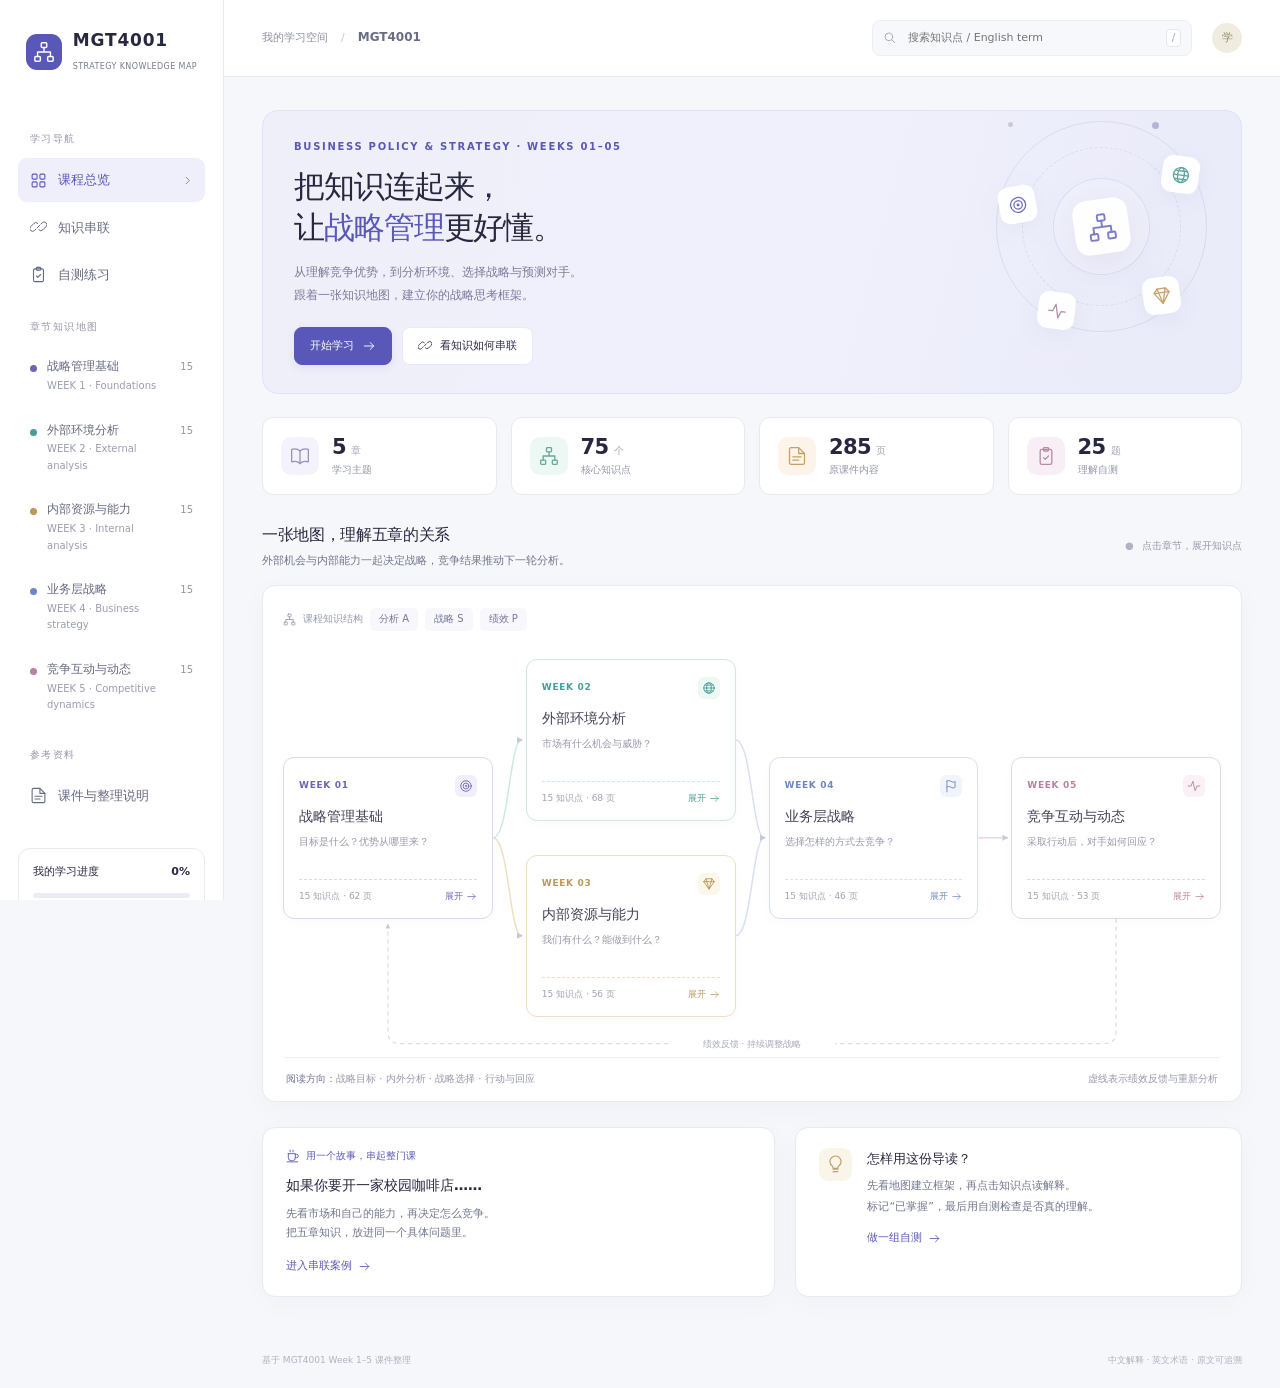
<file: index.html>
<!doctype html>
<html lang="zh-CN">
<head>
  <meta charset="UTF-8"><meta name="viewport" content="width=device-width,initial-scale=1">
  <meta name="theme-color" content="#5555b9"><meta name="description" content="MGT4001 战略管理中文思维导读。五周课件的知识地图、概念关联、学习案例与自测。">
  <title>MGT4001 · 战略管理思维导读</title>
  <link rel="icon" href="data:image/svg+xml,%3Csvg xmlns='http://www.w3.org/2000/svg' viewBox='0 0 48 48'%3E%3Crect width='48' height='48' rx='12' fill='%235555b9'/%3E%3Cpath d='M12 30V16l12 8 12-8v14M24 24v12' fill='none' stroke='white' stroke-width='3' stroke-linecap='round'/%3E%3C/svg%3E">
  <link rel="stylesheet" href="styles.css">
  <script defer src="data.js"></script><script defer src="core.js"></script><script defer src="app.js"></script>
</head>
<body>
  <a class="skip-link" href="#content">跳到学习内容</a>
  <aside class="sidebar" id="sidebar" aria-label="课程导航"></aside>
  <div class="workspace">
    <header class="topbar">
      <div class="breadcrumb"><span class="desktop-label">我的学习空间</span><span class="divider">/</span><strong>MGT4001</strong></div>
      <label class="search-box"><span id="search-icon"></span><input id="global-search" type="search" placeholder="搜索知识点 / English term" autocomplete="off" aria-label="搜索知识点"><kbd>/</kbd></label>
      <button class="icon-button mobile-menu" id="menu-button" aria-label="打开课程导航" aria-expanded="false"></button>
      <span class="avatar" title="学习记录保存在当前浏览器">学</span>
    </header>
    <main id="content" tabindex="-1"></main>
    <footer class="footer">基于 MGT4001 Week 1–5 课件整理 <span>中文解释 · 英文术语 · 原文可追溯</span></footer>
  </div>
  <dialog id="detail-dialog" aria-labelledby="detail-title"><div id="detail-content"></div></dialog>
  <div id="toast" role="status" aria-live="polite"></div>
  <noscript><p>这个交互导读需要启用 JavaScript。原课件保存在 sources 文件夹中。</p></noscript>
</body>
</html>
</file>
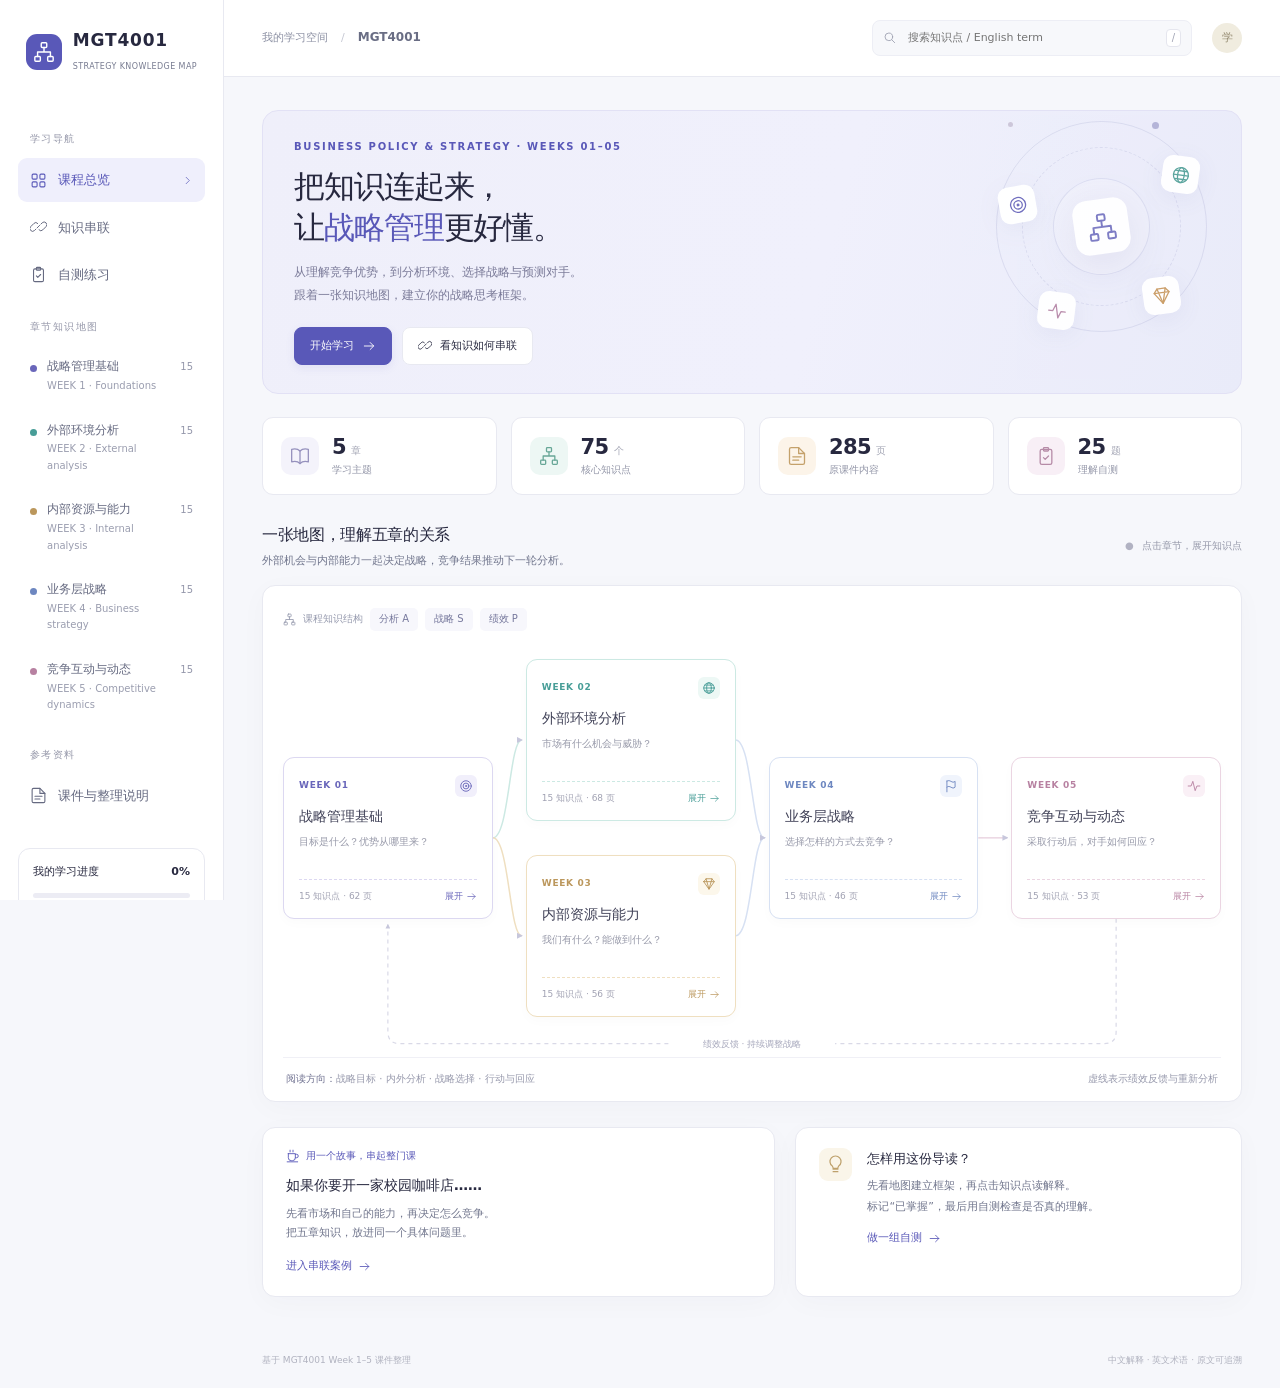
<file: offline.html>
<!doctype html>
<html lang="zh-CN">
<head>
  <meta charset="UTF-8"><meta name="viewport" content="width=device-width,initial-scale=1">
  <meta name="theme-color" content="#5555b9"><meta name="description" content="MGT4001 战略管理中文思维导读。五周课件的知识地图、概念关联、学习案例与自测。">
  <title>MGT4001 · 战略管理思维导读</title>
  <link rel="icon" href="data:image/svg+xml,%3Csvg xmlns='http://www.w3.org/2000/svg' viewBox='0 0 48 48'%3E%3Crect width='48' height='48' rx='12' fill='%235555b9'/%3E%3Cpath d='M12 30V16l12 8 12-8v14M24 24v12' fill='none' stroke='white' stroke-width='3' stroke-linecap='round'/%3E%3C/svg%3E">
  <style>:root{--ink:#27283f;--muted:#777b90;--line:#e8e9f1;--purple:#5958b8;--purple-soft:#efeffc;--bg:#f6f7fb;--green:#248c78;--shadow:0 6px 28px #27283f07;--side:224px;font-family:Inter,"PingFang SC","Noto Sans SC","Microsoft YaHei",system-ui,sans-serif;color:var(--ink);background:var(--bg);font-synthesis:none}
*{box-sizing:border-box}body{margin:0;font-size:14px;line-height:1.65}button,input,select{font:inherit}button,a,input,select{-webkit-tap-highlight-color:transparent}button{cursor:pointer}button{color:inherit}a{color:var(--purple);text-decoration:none}button:focus-visible,a:focus-visible,input:focus-visible,select:focus-visible{outline:3px solid #9290dd;outline-offset:3px}button:disabled{cursor:default}svg{display:inline-block;vertical-align:middle;flex-shrink:0}h1,h2,h3,h4,p{margin:0}h1{font-size:34px;letter-spacing:-1.1px;line-height:1.35;font-weight:750}h2{font-size:19px;letter-spacing:-.35px}h3{font-size:16px}small{font-size:12px}.muted{color:var(--muted)}.eyebrow{font-size:11px;font-weight:700;letter-spacing:1.6px;color:var(--purple)}.skip-link{position:fixed;top:-60px;left:20px;background:white;padding:12px;z-index:100}.skip-link:focus{top:12px}
.sidebar{width:var(--side);height:100vh;position:fixed;inset:0 auto 0 0;background:#fff;border-right:1px solid var(--line);padding:29px 18px 20px;display:flex;flex-direction:column;z-index:40;overflow:auto}.brand{display:flex;align-items:center;gap:11px;margin:0 8px 35px}.brandmark{background:var(--purple);color:#fff;border-radius:11px;width:36px;height:36px;display:grid;place-items:center}.brand-name{font-size:18px;letter-spacing:.8px;font-weight:750;line-height:1.4}.brand small{color:var(--muted);font-size:10px;letter-spacing:.8px}.nav-title{margin:20px 12px 9px;color:#9698aa;font-size:10px;letter-spacing:1.4px;font-weight:700}.nav-btn{border:0;background:none;width:100%;display:flex;align-items:center;gap:11px;text-align:left;border-radius:9px;padding:11px 12px;margin:2px 0;color:#666a81;font-size:13px}.nav-btn.active{color:var(--purple);background:var(--purple-soft);font-weight:650}.nav-btn:hover:not(.active){background:#f7f7fb}.nav-btn .nav-arrow{margin-left:auto}.chapter-nav{padding:11px 12px;gap:10px;align-items:flex-start}.week-dot{width:7px;height:7px;border-radius:50%;background:var(--accent);flex-shrink:0;margin-top:8px}.chapter-nav strong{font-size:12px;font-weight:550;display:block}.chapter-nav small{font-size:10px;color:#9a9daf;display:block;margin-top:1px}.chapter-nav.active{background:var(--tint);color:var(--accent)}.nav-count{margin-left:auto;font-size:10px;color:#9497ab;margin-top:2px}.sidebar-bottom{margin-top:auto;padding-top:28px}.progress-box{border:1px solid var(--line);border-radius:12px;padding:14px}.progress-label{display:flex;justify-content:space-between;align-items:center;font-size:11px}.progress-track{height:5px;background:#ececf4;border-radius:10px;margin:12px 0 8px;overflow:hidden}.progress-fill{height:100%;background:var(--purple);transition:width .2s}.progress-note{font-size:10px;color:#9698aa}.sidebar-caption{font-size:10px;color:#a1a3b3;text-align:center;margin-top:17px}
.workspace{margin-left:var(--side);min-height:100vh}.topbar{height:77px;border-bottom:1px solid var(--line);background:#fff;display:flex;align-items:center;padding:0 38px;gap:20px}.breadcrumb{font-size:11px;white-space:nowrap;color:#8c90a3;display:flex;align-items:center;gap:13px}.breadcrumb strong{font-size:12px;font-weight:600;color:#696d84}.divider{color:#c6c8d3}.search-box{display:flex;align-items:center;gap:9px;margin-left:auto;width:320px;height:36px;background:#f7f8fb;border:1px solid #edeef5;border-radius:8px;padding:0 10px;color:#a0a3b3}.search-box input{min-width:0;flex:1;border:0;background:none;outline:none;font-size:11px;color:var(--ink)}.search-box:focus-within{border-color:#a8a6df;box-shadow:0 0 0 2px #efeffc}.search-box kbd{font-family:inherit;font-size:10px;background:white;border:1px solid #e5e6ee;border-radius:4px;padding:0 5px}.avatar{height:30px;width:30px;border-radius:50%;background:#f0ecdf;color:#93896f;font-size:11px;display:grid;place-items:center}.mobile-menu{display:none}main{max-width:1440px;margin:auto;padding:33px 38px 44px;min-height:calc(100vh - 150px);outline:none}.page-heading{display:flex;align-items:flex-end;justify-content:space-between;gap:20px;margin-bottom:23px}.page-heading p{font-size:12px;color:var(--muted);margin-top:8px}.page-heading .eyebrow{margin-bottom:8px;display:block}.page-heading h1{font-size:28px}.pill{display:inline-flex;align-items:center;gap:6px;border-radius:20px;font-size:10px;padding:4px 10px;background:#fff;border:1px solid var(--line);white-space:nowrap}.pill.green{color:var(--green);background:#f0f8f5;border-color:#dcece5}.hero{position:relative;min-height:212px;border:1px solid #e2e1f5;border-radius:16px;background:linear-gradient(105deg,#efeffa 0%,#f0f0fc 57%,#e9ebf9 100%);padding:28px 31px;overflow:hidden;display:flex;align-items:center;margin-bottom:23px}.hero-copy{position:relative;z-index:2;width:72%}.hero .eyebrow{font-size:10px;letter-spacing:1.7px;margin-bottom:10px}.hero h1{font-size:31px}.hero h1 em{font-style:normal;color:var(--purple)}.hero-copy>p{color:#7b7b99;font-size:12px;line-height:1.9;margin-top:12px;max-width:550px}.hero-actions{margin-top:20px;display:flex;gap:10px}.button{display:inline-flex;align-items:center;justify-content:center;gap:8px;border:1px solid var(--line);border-radius:8px;padding:9px 15px;background:#fff;font-size:11px;font-weight:550}.button.primary{background:var(--purple);border-color:var(--purple);color:#fff;box-shadow:0 3px 8px #5555b91a}.button:hover{filter:brightness(.98);transform:translateY(-1px)}.button.ghost{border:0;background:none;color:var(--purple)}.hero-art{position:absolute;width:245px;height:245px;right:17px;top:-7px;opacity:.95}.orbit{border:1px solid #c6c7e480;border-radius:50%;position:absolute;inset:17px}.orbit.o2{inset:43px;transform:rotate(-30deg);border-style:dashed}.orbit.o3{inset:74px;background:#ffffff40;border-color:#c2c4e470}.orbit-center{position:absolute;inset:95px;background:white;box-shadow:0 10px 40px #6767a622;border-radius:14px;display:grid;place-items:center;color:#7978c2;transform:rotate(-8deg)}.orbit-point{position:absolute;height:37px;width:37px;border-radius:10px;background:#fff;box-shadow:0 5px 25px #6b69a014;display:grid;place-items:center}.orbit-point.p1{left:20px;top:82px;color:#6b68bc;transform:rotate(-10deg)}.orbit-point.p2{right:25px;top:52px;color:#55a29a;transform:rotate(8deg)}.orbit-point.p3{right:44px;bottom:35px;color:#ca9b62;transform:rotate(-8deg)}.orbit-point.p4{left:59px;bottom:20px;color:#b788a8;transform:rotate(7deg)}.spark{position:absolute;right:65px;top:18px;height:7px;width:7px;border-radius:50%;background:#b1b1d6}.spark.s2{left:29px;bottom:47px;width:5px;height:5px;background:#cbc5d9}
.stats{display:grid;grid-template-columns:repeat(4,1fr);gap:14px;margin-bottom:27px}.stat{background:#fff;border:1px solid var(--line);border-radius:11px;padding:15px 18px;display:flex;align-items:center;gap:13px}.stat-icon{background:#f4f3fb;color:#9691bd;border-radius:10px;height:38px;width:38px;display:grid;place-items:center}.stat:nth-child(2) .stat-icon{background:#edf7f4;color:#68a797}.stat:nth-child(3) .stat-icon{background:#fcf4e9;color:#c4a16b}.stat:nth-child(4) .stat-icon{background:#f8eff6;color:#b68ba7}.stat strong{font-size:21px;line-height:1.4;font-weight:650;letter-spacing:-.6px}.stat small{font-size:10px;color:#a4a6b5;margin-left:5px}.stat p{font-size:10px;color:#9396a8}.section-heading{display:flex;align-items:center;justify-content:space-between;gap:15px;margin-bottom:15px}.section-heading h2{font-size:16px}.section-heading p{color:#989bad;font-size:11px;margin-top:4px}.section-heading .legend{font-size:10px;color:#9699aa}.section-heading .legend span{color:#b1b2c2;margin-right:5px}.panel{border:1px solid var(--line);border-radius:13px;background:#fff;box-shadow:var(--shadow)}.course-map{padding:22px 20px 14px;margin-bottom:25px;background-color:#fff;background-image:radial-gradient(#e6e7f3 .7px,transparent .7px);background-size:16px 16px}.map-topline{display:flex;gap:7px;align-items:center;margin-bottom:18px;font-size:10px;color:#969aae}.map-topline .map-chip{background:#f7f7fc;padding:3px 9px;border-radius:5px;color:#77799d}.flow-board{position:relative;min-height:320px;padding:10px 0 40px}.map-svg{position:absolute;inset:0;width:100%;height:100%;pointer-events:none;overflow:visible}.flow-grid{position:relative;display:grid;grid-template-columns:repeat(4,minmax(0,1fr));grid-template-rows:auto auto;gap:34px 33px;align-items:center}.flow-card{position:relative;background:#fff;border:1px solid var(--border);padding:17px 15px 14px;border-radius:11px;text-align:left;box-shadow:0 4px 12px #27283f05;transition:transform .18s,box-shadow .18s;width:100%}.flow-card:hover{transform:translateY(-3px);box-shadow:0 8px 20px #27283f0c}.flow-card[data-week=w1]{grid-column:1;grid-row:1/3}.flow-card[data-week=w2]{grid-column:2;grid-row:1}.flow-card[data-week=w3]{grid-column:2;grid-row:2}.flow-card[data-week=w4]{grid-column:3;grid-row:1/3}.flow-card[data-week=w5]{grid-column:4;grid-row:1/3}.flow-tag{font-size:9px;color:var(--accent);font-weight:700;letter-spacing:.7px;display:flex;align-items:center;justify-content:space-between;margin-bottom:9px}.flow-tag .tag-icon{height:22px;width:22px;border-radius:6px;background:var(--tint);display:grid;place-items:center}.flow-card h3{font-size:14px;color:#414258;line-height:1.5;margin-bottom:6px}.flow-card>p{font-size:10px;line-height:1.7;color:#9799a9;min-height:34px}.flow-foot{border-top:1px dashed var(--border);padding-top:9px;margin-top:12px;display:flex;align-items:center;justify-content:space-between;font-size:9px;color:#a0a1b2}.flow-foot span:last-child{color:var(--accent)}.map-explanation{font-size:10px;color:#989aad;display:flex;justify-content:space-between;gap:12px;border-top:1px solid #f0f0f6;padding:13px 3px 0}.map-explanation b{color:#6f7190;font-weight:500}.bottom-grid{display:grid;grid-template-columns:1.15fr 1fr;gap:20px}.learning-card{padding:20px 23px}.learning-card .card-kicker{font-size:10px;color:var(--purple);margin-bottom:9px;display:flex;align-items:center;gap:6px}.learning-card h3{font-size:14px;margin-bottom:7px}.learning-card p{font-size:11px;color:#9396a9;line-height:1.8}.learning-card .inline-link{margin-top:14px}.inline-link{border:0;background:none;padding:0;color:var(--purple);font-size:11px;display:inline-flex;align-items:center;gap:6px}.start-tip{padding:20px 23px;display:flex;gap:15px;align-items:flex-start}.tip-icon{height:33px;width:33px;border-radius:9px;background:#faf5e9;color:#bea16c;display:grid;place-items:center;flex-shrink:0}.start-tip h3{font-size:13px;margin-bottom:7px}.start-tip p{font-size:11px;color:#9396a9;line-height:1.9}.footer{padding:12px 38px 20px;display:flex;justify-content:space-between;font-size:9px;color:#b0b2bf;max-width:1440px;margin:auto}
.chapter-intro{display:flex;gap:20px;align-items:center;padding:22px 26px;background:var(--tint);border:1px solid var(--border);border-radius:12px;margin-bottom:22px}.chapter-icon{height:48px;width:48px;background:#fff9;border-radius:12px;color:var(--accent);display:grid;place-items:center;flex-shrink:0}.chapter-intro h2{font-size:17px;color:var(--accent)}.chapter-intro p{font-size:12px;color:#818398;margin-top:6px}.toolbar{display:flex;gap:15px;align-items:center;margin:19px 0}.toolbar .count{font-size:12px;color:#8d91a4}.toolbar select{border:1px solid var(--line);background:white;padding:7px 10px;border-radius:7px;font-size:11px}.toggle{display:flex;gap:7px;align-items:center;cursor:pointer;font-size:11px;margin-left:auto;color:#888b9e}.toggle input{accent-color:var(--purple)}.chapter-map{position:relative;padding:21px;border:1px solid var(--line);border-radius:13px;background-color:#fff;background-image:radial-gradient(#e7e8f2 .7px,transparent .7px);background-size:17px 17px}.chapter-root{margin:0 auto 33px;display:flex;width:fit-content;align-items:center;gap:9px;padding:10px 20px;background:var(--tint);border:1px solid var(--border);border-radius:9px;color:var(--accent);font-weight:650;font-size:13px;position:relative}.chapter-root:after{content:'';position:absolute;height:20px;width:1px;background:var(--border);top:100%;left:50%}.groups-grid{display:grid;grid-template-columns:repeat(3,minmax(0,1fr));gap:22px}.concept-group{position:relative;min-width:0}.group-title{font-size:12px;color:var(--accent);padding:9px 13px;background:var(--tint);border:1px solid var(--border);border-radius:8px;display:flex;justify-content:space-between;gap:5px;margin-bottom:14px}.group-title small{opacity:.65;font-size:10px}.node-list{border-left:1px solid var(--border);padding-left:13px;margin-left:11px;display:flex;flex-direction:column;gap:10px}.concept-node{position:relative;text-align:left;border:1px solid #e8e9f1;background:#fff;border-radius:8px;padding:12px;width:100%;display:flex;align-items:flex-start;gap:9px;transition:all .15s}.concept-node:before{content:'';position:absolute;width:13px;height:1px;left:-14px;top:25px;background:var(--border)}.concept-node:hover{border-color:var(--accent);box-shadow:0 3px 14px #44446008;transform:translateX(2px)}.concept-node .node-state{height:14px;width:14px;border:1px solid #d9dbe7;border-radius:50%;flex-shrink:0;margin-top:3px;display:grid;place-items:center;color:#fff}.concept-node.mastered .node-state{background:var(--green);border-color:var(--green)}.node-copy{min-width:0;flex:1}.node-copy strong{font-size:12px;font-weight:550;display:block}.node-copy small{font-size:9px;line-height:1.5;color:#a1a3b5;display:block;margin-top:3px;overflow-wrap:anywhere}.node-copy p{font-size:10px;color:#9396aa;margin-top:7px;line-height:1.7}.node-chevron{color:#bebfce;margin-top:2px}.chapter-bottom{display:flex;justify-content:space-between;align-items:center;margin-top:23px;gap:12px}.chapter-bottom p{color:#9699ac;font-size:10px}.empty-state{padding:55px 25px;text-align:center}.empty-state h2{font-size:17px;margin:12px 0 8px}.empty-state p{color:var(--muted);font-size:12px}.search-results{display:flex;flex-direction:column;gap:12px}.result-card{border:1px solid var(--line);border-radius:10px;background:white;display:flex;text-align:left;align-items:center;padding:17px 21px;gap:17px}.result-card .result-tag{font-size:10px;color:var(--accent);padding:4px 8px;background:var(--tint);border-radius:5px;flex-shrink:0}.result-card h3{font-size:13px}.result-card small{font-size:10px;color:#9ea0b2;margin-left:8px}.result-card p{font-size:11px;color:#9497aa;margin-top:5px}.result-card>svg{margin-left:auto;color:#b2b3c5}
dialog{border:0;margin:0 0 0 auto;inset:0 0 0 auto;max-height:100dvh;height:100dvh;width:570px;max-width:100vw;background:#fff;padding:0;box-shadow:-15px 0 70px #29294720;color:var(--ink)}dialog::backdrop{background:#27294132;backdrop-filter:blur(2px)}.detail-head{position:sticky;top:0;background:#fffffff2;border-bottom:1px solid var(--line);z-index:2;display:flex;align-items:center;justify-content:space-between;padding:17px 26px;backdrop-filter:blur(10px)}.detail-head .pill{color:var(--accent);background:var(--tint);border-color:var(--border)}.icon-button{border:1px solid var(--line);height:31px;width:31px;display:inline-flex;align-items:center;justify-content:center;border-radius:7px;background:#fff;color:#8e90a5}.detail-body{padding:27px 31px 35px}.detail-body h1{font-size:25px;line-height:1.5;letter-spacing:-.6px;margin-bottom:4px}.english-term{font-size:12px;color:#a0a2b5;line-height:1.7}.detail-summary{background:var(--tint);border-left:3px solid var(--accent);padding:14px 16px;color:var(--accent);font-size:13px;line-height:1.8;border-radius:0 7px 7px 0;margin:22px 0}.detail-section{margin-top:25px}.detail-section h2{font-size:13px;margin-bottom:12px;display:flex;align-items:center;gap:8px}.detail-section>p{font-size:13px;line-height:2;color:#6f738b;white-space:pre-line}.detail-section ul{padding:0;list-style:none;margin:0}.detail-section li{position:relative;padding-left:16px;font-size:12px;line-height:1.9;color:#73778e;margin:9px 0}.detail-section li:before{content:'';position:absolute;left:1px;top:10px;height:4px;width:4px;background:var(--accent);border-radius:50%}.example-box{background:#f6f8fb;border:1px solid #e9edf2;border-radius:9px;padding:16px 18px;margin-top:23px}.example-box h3{font-size:11px;color:#80879e;margin-bottom:7px;display:flex;gap:7px;align-items:center}.example-box p{font-size:12px;line-height:1.9;color:#70778e}.pitfall-box{background:#fdf8ee;border:1px solid #f0e4ce;border-radius:9px;padding:16px 18px;margin-top:13px}.pitfall-box h3{font-size:11px;color:#b39156;margin-bottom:7px;display:flex;align-items:center;gap:7px}.pitfall-box p{font-size:12px;line-height:1.9;color:#9b8b71}.related-card{width:100%;display:flex;align-items:center;gap:10px;border:1px solid var(--line);border-radius:8px;background:#fff;padding:12px 14px;text-align:left;margin:8px 0}.related-card:hover{background:#fafafe}.related-card strong{font-size:12px;font-weight:550;display:block}.related-card small{font-size:10px;color:#989baf;display:block;margin-top:3px}.related-card>svg{margin-left:auto;color:#b2b3c5}.related-label{font-size:9px;background:var(--tint);color:var(--accent);padding:3px 6px;border-radius:5px;flex-shrink:0}.source-links{display:flex;flex-wrap:wrap;gap:7px}.source-links a{font-size:10px;border:1px solid var(--line);border-radius:6px;padding:5px 9px;display:flex;align-items:center;gap:5px}.source-caption{font-size:10px;color:#a0a3b5;margin-top:9px}.detail-actions{border-top:1px solid var(--line);padding-top:20px;margin-top:23px;display:flex;align-items:center;justify-content:space-between;gap:12px}.detail-actions .button{font-size:12px}.detail-actions .mastered-button{background:var(--green);border-color:var(--green)}.detail-actions>small{color:#a5a7b8;font-size:10px}#toast{position:fixed;bottom:24px;left:calc(50% + 112px);transform:translate(-50%,20px);padding:10px 19px;background:#34354e;color:white;border-radius:9px;font-size:12px;box-shadow:0 6px 28px #27294125;opacity:0;pointer-events:none;transition:.2s;z-index:100}#toast.show{opacity:1;transform:translate(-50%,0)}
.connect-tabs{display:flex;gap:7px;padding:5px;background:#eaeaf3;border-radius:9px;width:fit-content;margin-bottom:23px}.connect-tabs button{border:0;background:none;color:#9295a9;padding:8px 16px;border-radius:6px;font-size:11px}.connect-tabs button.active{background:white;color:var(--purple);box-shadow:0 2px 5px #33334408}.relation-list{display:grid;grid-template-columns:repeat(2,minmax(0,1fr));gap:16px}.relation-item{padding:23px;background:#fff;border:1px solid var(--line);border-radius:12px}.relation-item .relation-kicker{font-size:10px;color:#9b9daf;margin-bottom:14px}.relation-endpoints{display:flex;align-items:center;gap:12px;margin-bottom:14px}.relation-endpoints button{background:var(--tint);color:var(--accent);border:1px solid var(--border);border-radius:7px;padding:8px 12px;font-size:11px;text-align:left;flex:1}.relation-endpoints>svg{color:#b4b4c8}.relation-item h3{font-size:13px;margin-bottom:7px}.relation-item p{font-size:11px;color:#8c90a5;line-height:1.9}.case-banner{padding:22px 26px;display:flex;gap:17px;margin-bottom:24px;background:#f1f4ee;border:1px solid #e2e7db;border-radius:12px}.case-banner .case-icon{color:#839775;background:white;border-radius:10px;width:44px;height:44px;display:grid;place-items:center;flex-shrink:0}.case-banner h2{font-size:16px;color:#6a7e5d}.case-banner p{font-size:12px;color:#8a9584;margin-top:7px}.case-banner .pill{font-size:9px;background:#fff8;color:#909984;border-color:#dbe3d5;margin-left:8px}.case-layout{display:grid;grid-template-columns:240px 1fr;gap:23px}.case-steps{display:flex;flex-direction:column;gap:8px}.case-step{border:1px solid var(--line);background:white;border-radius:9px;text-align:left;padding:14px 15px;display:flex;align-items:center;gap:12px}.step-num{height:27px;width:27px;border-radius:8px;background:#f4f4fa;color:#a4a5ba;display:grid;place-items:center;font-size:11px;flex-shrink:0}.case-step strong{font-size:12px;font-weight:550;display:block}.case-step small{font-size:10px;color:#a0a3b5}.case-step.active{border-color:var(--border);background:var(--tint)}.case-step.active .step-num{background:white;color:var(--accent)}.case-content{padding:27px 30px}.case-content .eyebrow{font-size:10px;color:var(--accent)}.case-content h2{font-size:22px;margin:9px 0 14px}.case-content>p{font-size:13px;color:#81859b;line-height:2}.case-prompt{margin:20px 0;background:var(--tint);padding:15px 18px;border-radius:8px;font-size:12px;color:var(--accent);line-height:1.9}.case-content h3{font-size:12px;margin:20px 0 11px}.case-links{display:flex;flex-wrap:wrap;gap:8px}.case-links button{font-size:11px;padding:7px 10px;border:1px solid var(--line);border-radius:6px;background:white;color:#8b8ca6}.case-content details{margin-top:23px;border-top:1px solid var(--line);padding-top:15px}.case-content summary{font-size:12px;color:var(--purple);cursor:pointer}.case-content details p{font-size:12px;color:#81859b;line-height:2;margin-top:12px}.case-bottom{display:flex;justify-content:space-between;align-items:center;margin-top:24px;border-top:1px solid var(--line);padding-top:20px}.case-bottom small{font-size:10px;color:#a6a8b9}.comparison-wrap{overflow:auto}.comparison-table{border-collapse:collapse;width:100%;background:#fff;font-size:12px;min-width:700px}.comparison-table th,.comparison-table td{padding:16px 20px;text-align:left;border-bottom:1px solid var(--line);line-height:1.9}.comparison-table th{background:#f5f5fb;color:#777892;font-size:11px}.comparison-table td:first-child{font-weight:600;min-width:150px}.comparison-table td{color:#86899e}.comparison-table button{border:0;background:none;color:var(--purple);font-size:12px;padding:0;text-align:left}.comparison-note{font-size:11px;color:#969aae;margin-top:14px}
.quiz-layout{display:grid;grid-template-columns:1fr 240px;gap:24px;align-items:start}.quiz-card{padding:27px 30px}.quiz-top{display:flex;justify-content:space-between;align-items:center;font-size:11px;color:#9295aa;margin-bottom:21px}.quiz-top .pill{color:var(--accent);background:var(--tint);border-color:var(--border)}.quiz-card h2{font-size:19px;line-height:1.8;margin-bottom:23px}.quiz-options{display:flex;flex-direction:column;gap:11px}.quiz-option{display:flex;gap:13px;align-items:center;text-align:left;border:1px solid var(--line);border-radius:9px;padding:14px 17px;background:white;width:100%;font-size:12px;color:#85899e}.option-letter{height:24px;width:24px;border-radius:6px;background:#f4f4fa;color:#9a9db0;display:grid;place-items:center;font-size:10px;flex-shrink:0}.quiz-option:hover:not(:disabled){border-color:#aca9d7;background:#fbfaff}.quiz-option.correct{border-color:#8bc8ad;background:#f0f9f5;color:#488a6d}.quiz-option.wrong{border-color:#dca4a4;background:#fdf4f4;color:#b57777}.quiz-option.correct .option-letter{background:#dff1e8;color:#448269}.quiz-option.wrong .option-letter{background:#f6dfdf;color:#aa7272}.quiz-option>svg{margin-left:auto}.quiz-feedback{padding:18px 20px;border-radius:8px;background:#f5f7fb;margin-top:22px}.quiz-feedback strong{font-size:12px;color:#747991;display:block;margin-bottom:7px}.quiz-feedback p{font-size:12px;line-height:1.9;color:#898da2}.quiz-feedback .inline-link{margin-top:12px}.quiz-controls{display:flex;align-items:center;justify-content:space-between;gap:10px;margin-top:25px}.question-numbers{padding:20px}.question-numbers h3{font-size:12px;margin-bottom:6px}.question-numbers>p{font-size:10px;color:#9699ad;margin-bottom:17px}.number-grid{display:grid;grid-template-columns:repeat(5,1fr);gap:7px}.number-grid button{border:1px solid var(--line);background:#fafafe;height:29px;border-radius:5px;color:#a0a2b5;font-size:10px}.number-grid button.active{border-color:var(--purple);color:var(--purple);background:var(--purple-soft)}.number-grid button.correct{background:#eef8f2;color:#5c9b7c;border-color:#d4e8dc}.number-grid button.wrong{background:#fcf0f0;color:#c18888;border-color:#eedcdc}.quiz-score{margin-top:18px;padding-top:16px;border-top:1px solid var(--line);font-size:11px;color:#979baf}.quiz-score strong{font-size:18px;color:var(--purple);margin-right:4px}.quiz-score .inline-link{margin-top:12px}.quiz-toolbar{display:flex;gap:9px;align-items:center;margin-bottom:20px}.quiz-toolbar select{border:1px solid var(--line);background:#fff;padding:8px 12px;border-radius:8px;font-size:11px;color:#8a8ea2}.quiz-toolbar .button{margin-left:auto}.quiz-notice{font-size:11px;color:#9699ad;margin-bottom:20px}.sources-grid{display:grid;grid-template-columns:repeat(2,1fr);gap:16px}.source-card{padding:22px}.source-card h3{font-size:14px;margin:10px 0 6px}.source-card p{font-size:11px;color:#9397a9;margin-bottom:15px}.source-rules{padding:23px;margin-top:22px}.source-rules h3{font-size:14px;margin-bottom:10px}.source-rules p{font-size:12px;color:#858a9f;line-height:2;margin-bottom:7px}
@media(min-width:1500px){main{padding-top:37px}.hero{min-height:235px}.hero h1{font-size:35px}.hero-art{right:60px}.flow-board{padding:20px 5px 40px}.flow-grid{gap:38px 40px}.flow-card{padding:18px}.flow-card h3{font-size:15px}.flow-card>p{font-size:11px}.flow-board{min-height:340px}}
@media(max-width:1180px){:root{--side:202px}.sidebar{padding-left:12px;padding-right:12px}.topbar{padding:0 26px}main{padding:28px 26px}.hero-art{right:-25px;opacity:.7}.hero-copy{width:78%}.flow-grid{gap:30px 20px}.flow-card{padding:13px 11px}.flow-card h3{font-size:12px}.flow-card>p{font-size:9px}.flow-foot{font-size:8px}.flow-tag{font-size:8px}.groups-grid{gap:15px}.quiz-layout{grid-template-columns:1fr 200px}.case-layout{grid-template-columns:200px 1fr}.stat{padding:13px}.stat-icon{height:32px;width:32px}.stat{gap:10px}}
@media(max-width:960px){:root{--side:180px}.sidebar{padding:24px 9px}.brand{gap:8px;margin-left:7px}.brand-name{font-size:16px}.brandmark{width:31px;height:31px}.brand small{font-size:9px}.nav-btn{padding:10px;font-size:12px}.chapter-nav strong{font-size:11px}.chapter-nav small{font-size:9px}.nav-count{display:none}.topbar{padding:0 22px}.breadcrumb .desktop-label,.breadcrumb .divider{display:none}main{padding:24px 22px}.hero{padding:24px}.hero h1{font-size:28px}.hero-copy{width:85%}.hero-art{right:-72px;opacity:.35}.stats{gap:9px}.stat{padding:12px 10px;gap:7px}.stat-icon{display:none}.stat strong{font-size:20px}.flow-grid{gap:22px 16px}.flow-card h3{font-size:11px}.flow-card>p{font-size:9px}.flow-tag .tag-icon{display:none}.flow-foot span:last-child{display:none}.map-explanation{display:block}.map-explanation span:last-child{display:none}.groups-grid{grid-template-columns:repeat(2,1fr)}.case-layout{grid-template-columns:1fr}.case-steps{flex-direction:row;overflow:auto;gap:8px}.case-step{min-width:138px;padding:11px;gap:8px}.case-step small{display:none}.case-step strong{font-size:11px}.case-step .step-num{height:22px;width:22px}.quiz-layout{grid-template-columns:1fr}.question-numbers{grid-row:1}.number-grid{grid-template-columns:repeat(10,1fr)}.quiz-score{display:flex;align-items:center;gap:5px}.quiz-score .inline-link{margin:0 0 0 auto}.relation-list{grid-template-columns:1fr}.footer span{display:none}.page-heading h1{font-size:25px}.bottom-grid{gap:15px}.learning-card,.start-tip{padding:18px}.tip-icon{display:none}}
@media(max-width:720px){:root{--side:0px}.sidebar{width:224px;transform:translateX(-100%);transition:transform .2s;box-shadow:15px 0 60px #29294115}.sidebar.open{transform:translateX(0)}.workspace{margin:0}.topbar{height:65px;padding:0 18px;gap:12px}.breadcrumb{font-size:10px}.search-box{max-width:320px;width:auto;flex:1;height:34px}.search-box input{font-size:10px}.search-box kbd{display:none}.avatar{display:none}.mobile-menu{display:inline-flex}main{padding:24px 18px 32px}.hero{padding:24px 22px;min-height:230px;margin-bottom:17px}.hero h1{font-size:27px;line-height:1.45}.hero .eyebrow{font-size:8px;letter-spacing:1.2px}.hero-copy{width:100%}.hero-copy>p{font-size:11px;max-width:90%}.hero-art{opacity:.18;right:-80px;top:-5px}.hero-actions{margin-top:19px}.button{font-size:11px;padding:8px 12px}.stats{gap:8px;margin-bottom:23px}.stat{padding:11px 9px;display:block}.stat strong{font-size:21px}.stat small{font-size:8px;margin-left:3px}.stat p{font-size:8px;white-space:nowrap}.section-heading .legend{display:none}.section-heading h2{font-size:15px}.section-heading p{font-size:10px}.course-map{padding:17px 13px}.flow-grid{grid-template-columns:1fr 1fr;gap:23px 15px}.flow-card[data-week=w1]{grid-column:1/3;grid-row:1;width:65%;justify-self:center}.flow-card[data-week=w2]{grid-column:1;grid-row:2}.flow-card[data-week=w3]{grid-column:2;grid-row:2}.flow-card[data-week=w4]{grid-column:1;grid-row:3}.flow-card[data-week=w5]{grid-column:2;grid-row:3}.flow-card{padding:14px}.flow-card h3{font-size:12px}.flow-card>p{font-size:10px;min-height:0}.flow-tag{font-size:9px}.flow-tag .tag-icon{display:grid}.flow-foot{font-size:9px}.flow-foot span:last-child{display:inline}.flow-board{padding-bottom:5px;min-height:0}.map-svg{opacity:.7}.map-explanation{font-size:9px;line-height:1.8;margin-top:15px}.map-topline{font-size:9px}.bottom-grid{grid-template-columns:1fr;gap:13px}.learning-card h3{font-size:14px}.start-tip{padding:19px}.tip-icon{display:grid}.footer{padding:8px 18px 21px;font-size:8px}#toast{left:50%;max-width:90%;white-space:normal;text-align:center;width:max-content}.page-heading{align-items:flex-start;gap:10px;margin-bottom:19px}.page-heading h1{font-size:24px}.page-heading .pill{display:none}.page-heading p{font-size:11px}.chapter-intro{padding:18px;gap:13px}.chapter-intro h2{font-size:14px}.chapter-intro p{font-size:11px}.chapter-icon{height:38px;width:38px}.groups-grid{grid-template-columns:1fr}.chapter-map{padding:18px 15px}.chapter-root{font-size:12px;padding:10px 14px;margin-bottom:24px}.concept-node{padding:13px}.node-copy strong{font-size:13px}.node-copy small{font-size:10px}.node-copy p{font-size:11px}.toolbar{gap:10px;flex-wrap:wrap}.toolbar .count{font-size:10px}.toggle{font-size:10px}.chapter-bottom{align-items:flex-start}.chapter-bottom p{max-width:45%}.detail-body{padding:24px}.detail-head{padding:15px 21px}.detail-body h1{font-size:23px}.detail-actions{flex-wrap:wrap}.detail-actions small{font-size:9px}.connect-tabs{width:100%;gap:4px}.connect-tabs button{flex:1;padding:8px 7px;font-size:11px}.relation-item{padding:19px}.relation-endpoints{gap:8px}.relation-endpoints button{padding:8px;font-size:10px}.case-banner{padding:18px;gap:12px}.case-banner .case-icon{width:34px;height:34px}.case-banner h2{font-size:14px}.case-banner .pill{display:none}.case-banner p{font-size:11px}.case-content{padding:21px}.case-content h2{font-size:19px}.case-content>p{font-size:12px}.case-steps{padding-bottom:3px}.case-step{min-width:127px}.number-grid{grid-template-columns:repeat(8,1fr)}.quiz-card{padding:21px}.quiz-card h2{font-size:17px}.quiz-option{padding:13px;font-size:12px}.quiz-toolbar{gap:6px;flex-wrap:wrap}.quiz-toolbar select{font-size:10px;padding:8px}.quiz-toolbar .button{font-size:10px}.quiz-controls .button{font-size:10px}.sources-grid{grid-template-columns:1fr}.result-card{padding:15px 13px;gap:10px}.result-card small{display:block;margin:3px 0 0}.result-card h3{font-size:12px}.result-card p{font-size:10px}.result-card .result-tag{font-size:8px;padding:3px 5px}}
@media(prefers-reduced-motion:reduce){*,*:before,*:after{scroll-behavior:auto!important;transition:none!important;animation:none!important}}
@media print{.sidebar,.topbar,.footer,.hero-actions,.toolbar,.chapter-bottom,.icon-button{display:none!important}.workspace{margin:0}main{padding:0}.panel,.hero,.course-map,.chapter-map{box-shadow:none;break-inside:avoid}.groups-grid{grid-template-columns:repeat(2,1fr)}}
/* Keep learning text readable and navigation focusable only when visible. */
.icon-button.mobile-menu{display:none}
@media(max-width:720px){.icon-button.mobile-menu{display:inline-flex}}
.node-copy small{font-size:10px;color:#71768d}.node-copy p{font-size:11px;color:#74798e}.concept-node .node-copy strong{color:#42465f}
.result-card p,.learning-card p,.start-tip p,.section-heading p,.page-heading p,.chapter-intro p,.relation-item p,.case-content>p,.quiz-feedback p,.detail-section>p{color:#71768d}
.english-term,.source-caption,.quiz-notice{color:#787d93}
.brand small{font-size:8px;letter-spacing:.4px;white-space:nowrap}
@media(min-width:721px){.brand-name{font-size:17px}}
</style>
  
</head>
<body>
  <a class="skip-link" href="#content">跳到学习内容</a>
  <aside class="sidebar" id="sidebar" aria-label="课程导航"></aside>
  <div class="workspace">
    <header class="topbar">
      <div class="breadcrumb"><span class="desktop-label">我的学习空间</span><span class="divider">/</span><strong>MGT4001</strong></div>
      <label class="search-box"><span id="search-icon"></span><input id="global-search" type="search" placeholder="搜索知识点 / English term" autocomplete="off" aria-label="搜索知识点"><kbd>/</kbd></label>
      <button class="icon-button mobile-menu" id="menu-button" aria-label="打开课程导航" aria-expanded="false"></button>
      <span class="avatar" title="学习记录保存在当前浏览器">学</span>
    </header>
    <main id="content" tabindex="-1"></main>
    <footer class="footer">基于 MGT4001 Week 1–5 课件整理 <span>中文解释 · 英文术语 · 原文可追溯</span></footer>
  </div>
  <dialog id="detail-dialog" aria-labelledby="detail-title"><div id="detail-content"></div></dialog>
  <div id="toast" role="status" aria-live="polite"></div>
  <noscript><p>这个交互导读需要启用 JavaScript。原课件保存在 sources 文件夹中。</p></noscript>
<script>window.COURSE = {"weeks":[{"id":"w1","title":"战略管理与战略竞争力","subtitle":"Week 1 · 从价值创造到三种超额回报模型","question":"企业为什么能比竞争者创造更多价值，并赚取同等风险下的超额回报？","takeaway":"以 A–S–P 串起分析、战略与绩效；用 I/O、资源基础和利益相关者三个视角解释价值创造，再以愿景、使命与价值观明确方向。","groups":[{"id":"w1-foundations","title":"战略与绩效的基本语言","nodeIds":["w1-strategy","w1-advantage","w1-returns","w1-process"]},{"id":"w1-models","title":"超额回报的三种模型","nodeIds":["w1-io","w1-rbv","w1-vrin","w1-stakeholders","w1-reciprocity","w1-justice","w1-allocation"]},{"id":"w1-direction","title":"组织方向与课件边界","nodeIds":["w1-vision","w1-mission","w1-values","w1-scope"]}],"nodes":[{"id":"w1-strategy","title":"战略与战略竞争力","en":"Strategy & Strategic Competitiveness","summary":"制定并实施创造价值的战略，才可能取得战略竞争力。","explanation":"战略是为了运用核心竞争力并取得竞争优势而作出的一套整合、协调的承诺与行动。它要求企业在竞争性的备选方案中选择自己的道路，因此也明确企业会做什么、不会做什么。战略竞争力则是企业成功制定并实施价值创造战略时达到的状态。学习时应把“选择”与“执行”连在一起：只有计划而没有落地，或行动彼此冲突，都未满足讲义强调的整合与协调。核心竞争力是战略可以运用的基础，顾客价值与绩效则是检验战略的结果。","bullets":["战略的关键词：整合、协调、承诺、行动、核心竞争力、竞争优势。","选择战略意味着在互相竞争的备选方案中取舍，并划定行动范围。","战略竞争力来自价值创造战略的制定和实施，两者缺一不可。","第一章以超额回报为经济绩效目标，并把利益相关者价值纳入战略管理过程。"],"example":{"label":"帮助理解的例子","text":"一家餐厅决定服务赶时间的上班族，于是协调菜单、采购、出餐流程与门店位置；“不提供耗时的复杂菜式”也是战略选择的一部分。"},"pitfall":"战略不只是目标、口号或单项行动；讲义要求一组相互配合的承诺与行动。","sourcePages":[5,11,56,57]},{"id":"w1-advantage","title":"竞争优势及其持续性","en":"Competitive Advantage","summary":"竞争优势同时要求顾客获得优越价值，且对手无法或不值得模仿。","explanation":"企业实施所选战略，为顾客创造优越价值，而竞争者无法模仿这种价值或觉得模仿成本过高时，企业具有竞争优势。这里的优势是相对于竞争者而言，不能仅由企业自我宣称。讲义特别指出，几乎没有竞争优势能够永久持续；持续多久取决于对手取得技能并复制战略收益的速度。第十三页的知识检查也提示，当对手的复制努力停止或失败，企业才更有依据判断战略形成了优势。案例列举的是价值来源，不表示这些企业永久不会被赶上。","bullets":["顾客价值必须优于竞争者，而不是只满足企业内部的技术标准。","模仿的障碍可以来自能力不足，也可以来自成本高到不值得尝试。","持续性受竞争者学习、取得技能和复制利益的速度影响。","讲义案例：Apple 的品牌忠诚与软硬件创新；Amazon 的物流、快速配送、丰富的商品选择、退货体验和 Prime。","讲义案例：Coca-Cola 的品牌识别与全球分销网络；Samsung 的产品组合与研发创新。"],"example":{"label":"课件案例","text":"讲义用 Apple 说明：顾客愿意支付较高价格，软硬件整合与持续创新形成差异；用 Amazon 说明物流与顾客体验如何支持价值创造。"},"pitfall":"高利润、销量增长或领先功能本身，不足以证明竞争者无法复制顾客价值。","sourcePages":[6,7,8,13]},{"id":"w1-returns","title":"回报、风险与生存","en":"Above-Average Returns & Risk","summary":"超额回报的比较基准，是风险相近的其他投资回报。","explanation":"超额回报是超过投资者对其他同等风险投资所预期的回报，平均回报则等于这一预期水平。因此判断企业是否表现优越，不能只比较绝对金额，也必须考虑风险。讲义将风险定义为投资者对特定投资所产生经济收益或损失的不确定性，并指出有效风险管理可以减少这种不确定性。缺乏竞争优势或未处于有吸引力行业的企业，最多只能赚取平均回报；长期连平均回报也达不到，企业会先衰退、最终失败。风险管理与价值创造因而都影响投资者的判断。","bullets":["超额回报：超过同等风险的其他投资所预期的回报。","平均回报：与同等风险投资的预期回报相等，不等同于会计利润为零。","风险：经济收益或损失的不确定性，而非仅指亏损发生的可能。","有效管理风险能降低投资者对投资结果的不确定性。","长期无法达到至少平均回报，会导致企业衰退并最终失败。"],"example":{"label":"帮助理解的例子","text":"假设投资者对同等风险项目预期回报为 8%，某项目获得 11% 才可称相对该基准的超额回报；数字仅用于说明比较方式。"},"pitfall":"不能拿高风险企业的高回报，直接与低风险投资比较后就判定存在超额回报。","sourcePages":[9,10]},{"id":"w1-process","title":"A–S–P 战略管理过程","en":"Analysis–Strategy–Performance","summary":"分析提供战略输入，制定与实施战略影响绩效，绩效再反馈到分析。","explanation":"战略管理过程是企业为取得战略竞争力及超额回报所作的全部承诺、决策和行动。A–S–P 将它串成分析、战略和绩效：分析外部环境与内部组织，形成愿景、使命和价值观，再选择并实施战略以达到期望绩效。第十二页图示把战略制定与战略实施并列并连接，两者共同通向竞争力及超额回报，结果还反馈回分析。第五十五页加入对直接竞争者未来目标、当前战略、假设及能力的分析，说明战略选择需要具体竞争信息。过程是理性且有纪律的持续工作。","bullets":["A：外部环境与内部组织分析，为选择战略提供基础输入。","方向：分析结果支持愿景、使命和价值观，指导后续行动。","S：制定战略并决定实施哪些战略；图示区分制定与实施且显示相互联系。","P：评价战略竞争力与超额回报，并通过图示反馈回到分析。","竞争者分析的四个维度是未来目标、当前战略、假设及能力；第二章会进一步展开。","掌握这一过程有助于创造利益相关者价值，但不是机械执行步骤就保证成功。"],"example":{"label":"帮助理解的例子","text":"企业先研究顾客需求与自身配送能力，再决定服务范围并配置团队，最后用顾客价值和回报检验效果；结果变化时重新分析。"},"pitfall":"A–S–P 不是一次性的写计划活动；图示有结果反馈，战略实施也与制定互相联系。","sourcePages":[11,12,54,55,56,57]},{"id":"w1-io","title":"I/O 模型：先看行业","en":"Industrial Organization Model","summary":"I/O 认为外部行业结构对战略选择的影响，大于企业内部差异。","explanation":"产业组织模型从外部环境出发，要求企业寻找最有吸引力的行业或细分领域，并实施该行业特征所要求的战略。它假定行业内企业拥有相似的战略资源，资源流动性高，差异即使产生也较短暂；决策者理性并追求企业利益和利润最大化。因而模型更重视行业结构对可行战略与盈利潜力的约束。图示顺序是研究环境、寻找行业、识别战略、发展或取得资产技能、实施战略，再争取超额回报。五力帮助分析行业与适合的位置，经理的行动仍会影响绩效。","bullets":["假设一：外部环境的压力与限制决定哪些战略能带来超额回报。","假设二、三：同行拥有相似资源并追求类似战略；资源高度流动，企业间资源差异较短暂。","假设四：组织决策者理性，以企业利益为依归并表现为利润最大化行为。","行业特征包括规模经济、进入壁垒、多元化、产品差异、企业集中程度和市场摩擦。","实施路径：外部环境 → 有吸引力行业 → 战略制定 → 资产与技能 → 战略实施 → 超额回报。","五力用来识别盈利潜力与位置；成本领先提供较低成本的标准化产品，差异化提供顾客愿付溢价的产品。"],"example":{"label":"课件案例","text":"讲义把 Nvidia 与 MS-ChatGPT、农场与 Walmart、Samsung 与 Apple、航空与 Zoom 分别用作供应者、购买者、现有竞争和替代品关系的课堂提示。"},"pitfall":"I/O 假设资源相似且流动性高；“独特资源决定战略”属于资源基础模型的起点。","sourcePages":[17,18,19,20,21,22,23,58]},{"id":"w1-rbv","title":"资源基础模型：先看自身","en":"Resource-Based Model","summary":"企业独特的资源与能力，是战略及超额回报的基础。","explanation":"资源基础模型将企业视为一组独特资源与能力，并认为这些差异对战略选择及绩效的影响，比外部环境更大。资源是生产过程的投入，能力则是一组资源整合执行任务的本领；成为竞争优势来源的能力才称为核心竞争力。讲义的知识检查指出，资源和能力并非在企业之间高度流动。模型并未忽略行业：企业先识别资源、能力及其优势潜力，再寻找这些资源与能力能够利用机会的行业，最后选择并实施合适战略。单独拥有资源通常不足，整合使用才更可能创造优势。","bullets":["资源例子：资本设备、员工个人技能、专利、财务资金及有才干的经理。","资源分类：物质资本、人力资本、组织资本。","能力：将一组资源整合起来执行任务或活动的能力。","核心竞争力：能成为企业相对竞争者的竞争优势来源的能力。","基本假设：企业资源与能力独特，而且并非高度流动，差异不易被迅速消除。","路径：识别资源与相对强弱 → 判断能力 → 判断竞争优势潜力 → 寻找可利用机会的行业 → 制定并实施战略。"],"example":{"label":"帮助理解的例子","text":"设备、熟练员工和订单数据是资源；把它们协调成准确且快速的配送流程是能力；只有该能力形成相对对手的优势时，才可称核心竞争力。"},"pitfall":"资源、能力、核心竞争力是三个不同层次，不能把每项资产或每种能力都称为核心竞争力。","sourcePages":[25,26,27,30,59]},{"id":"w1-vrin","title":"资源判准与 VRIN / VRIO","en":"VRIN Criteria & VRIO Distinction","summary":"第29页正文列的是 V、R、I、N；第28页提及的 O 是组织，二者不能互换。","explanation":"讲义说明，有价值、稀缺、难以模仿且不可替代的资源与能力，才有成为竞争优势基础的潜力。第十九页之后的资源部分存在术语标注不一致：第二十八页写 V.R.I.Organization，第二十九页虽标“VRIO”，实际列出的第四项却是 Non-substitutable。学习时应以具体判准为准，把这四项记为 VRIN；VRIO 的 O 指组织，并非 N 的同义词。课件在此仅提到组织，没有展开组织支持的检验细节，因此不能把外部补充框架当成这一页已教授的内容。","bullets":["V · Valuable：帮助企业利用外部机会或抵消外部威胁。","R · Rare：很少有当前或潜在竞争者拥有。","I · Costly to Imitate：其他企业难以取得或模仿，成本高。","N · Non-substitutable：没有结构性等价物，不能由等效资源替代。","第28页提到 V.R.I.Organization（VRIO）；O 与不可替代的 N 是不同问题，课件未展开 O。","第29页与第59页的正文支持 VRIN 四判准；讲义也强调仅凭资源本身难以取得及维持优势。"],"example":{"label":"帮助理解的例子","text":"一项专利可能难以复制，但若对手能用另一种技术实现相同价值，仍可能未满足 N；企业是否有组织条件有效运用专利，则属于 O 的不同问题。"},"pitfall":"不要因为第29页括号写了 VRIO，就把 Non-substitutable 误译成 Organization；VRIN 的 N ≠ VRIO 的 O。","sourcePages":[28,29,59]},{"id":"w1-stakeholders","title":"谁是利益相关者","en":"Stakeholders & Classifications","summary":"利益相关者既能影响企业，也会受到企业目标、行动与结果的影响。","explanation":"利益相关者是对企业活动和结果有重要兴趣、能够影响企业且也受企业影响的个人、群体或组织。企业依靠他们实现自身目标，因此分析不能只关注股东。讲义提供两组分类：内部与外部按组织关系区分，主要与次要则按是否直接参与价值创造过程区分。员工属于内部群体；资本提供者、顾客、供应者、当地社区和工会在外部群体中出现。主要群体直接贡献价值，次要群体虽未直接贡献，仍能影响企业。两个分类标准不同，不宜将“外部”自动等同“次要”。","bullets":["内部利益相关者包括全体员工：管理人员与非管理人员。","外部群体包括主要资本提供者，以及顾客、供应者、当地社区和代表员工的工会。","主要利益相关者直接参与价值创造：供应者、员工、顾客、经营所在社区及融资者。","融资者的例子是股东与银行，说明利益相关者包括资本市场参与者。","次要利益相关者可以双向影响企业，但不直接贡献其创造的价值；讲义列举媒体、政府、非政府组织。","利益相关者导向管理关注这些群体的需要与关系，而不只维持最低参与。"],"example":{"label":"帮助理解的例子","text":"银行是外部利益相关者，但作为融资者也属于主要利益相关者；媒体属于讲义列举的次要群体，却仍可能影响企业声誉。"},"pitfall":"“内部/外部”与“主要/次要”是不同分类轴；次要并不等于毫无影响。","sourcePages":[32,33,34]},{"id":"w1-reciprocity","title":"利益相关者模型与互惠","en":"Stakeholder Model & Reciprocity","summary":"公平、尊重与信任促进互惠，使关系中的信息与合作支持价值创造。","explanation":"利益相关者模型把企业与各群体的关系作为超额回报的重要来源。图示先要求识别价值创造中重要的群体，再基于公平、尊重和信任建立关系。这样可能促进互惠：利益相关者愿意参与、保持忠诚、协助目标并分享有价值的信息。企业据此了解需要，寻找流程改善与产品创新，再在战略制定和实施中合作。管理者可能支付更好的工资福利、回馈社区，或以较低价格提供优质服务，因而承担较高成本。关系带来的收益与额外投入必须一起考虑，不能只看善意。","bullets":["模型路径：识别重要利益相关者 → 建立关系与互惠 → 收集有用信息 → 制定战略 → 合作实施 → 争取超额回报。","互惠表现为参与意愿、忠诚、帮助企业达到目标，以及分享有价值的信息。","信息用途包括了解需要与期望、改善价值创造流程、提出产品创新。","战略制定可利用合作机会、创新产品与提升效率；实施时尽可能与利益相关者协作。","管理投入可能超过单纯留住其参与所需的水平，因此通常产生额外成本。","讲义列举较好工资福利、社区回馈、高质量产品或服务及较低价格作为这些投入的表现。"],"example":{"label":"帮助理解的例子","text":"企业尊重一线员工并回应其建议，员工可能更愿意分享流程问题；这些信息有机会减少错误并改进顾客体验。关系与绩效之间仍要靠战略行动连接。"},"pitfall":"关系良好是战略管理的一项重要成分，不能单独保证超额回报。","sourcePages":[34,35,37,60]},{"id":"w1-justice","title":"三种组织公正","en":"Organizational Justice","summary":"分配是否相称、决策是否听取意见、相处是否诚实尊重，是三种不同公正。","explanation":"公平是互惠的重要驱动力，讲义把组织公正分成分配、程序和互动三个主要类型。分配公正关注利益相关者得到的价值是否与其贡献相称；程序公正关注重要决策是否倾听并考虑受影响者的立场；互动公正关注所有群体是否被诚实、尊重且有诚信地对待。这些维度可以分别判断，也可能同时存在。合理回报并不能自动弥补粗暴沟通，参与意见也不表示最终分配一定相称。将三者分开，有助于解释为什么某项看似优惠的安排仍未获得认同或互惠。","bullets":["分配公正（Distributional justice）：通过关系获得的价值，与对企业的贡献相称。","程序公正（Procedural justice）：企业在会影响群体的重要决策中，倾听并考虑其立场。","互动公正（Interactional justice）：以诚实、尊重和诚信对待所有利益相关者。","三种公正都围绕关系中的公平，但分别观察结果、决策过程与日常对待。","课件将组织公正与互惠连接；分析案例应说明属于哪个维度，而不是只写“公平”。"],"example":{"label":"帮助理解的例子","text":"奖金与贡献相称属于分配公正；奖金规则制定前听取员工意见属于程序公正；经理诚实且尊重地解释规则属于互动公正。"},"pitfall":"程序公正不等于“所有人都能决定结果”；讲义要求倾听并考虑立场。","sourcePages":[36,60]},{"id":"w1-allocation","title":"利益相关者投入的边界","en":"Stakeholder Allocation & Limits","summary":"比竞争者提供可感知的更好价值，但过度投入可能损害公平与资源配置。","explanation":"利益相关者导向管理并非越慷慨越有效。讲义提醒，企业不一定在所有情境都因此取得超额回报；当创新、忠诚及较高动机并不重要时，按市场力量进行一般买卖交易可能更有效率。从经济效率角度，企业可为各群体提供比竞争者略好且能被感知的价值主张。再往上增加投入，可能令其他群体认为企业偏袒，也可能削弱投入其他重要资源或群体的能力。企业与所有主要群体都有依赖关系，但这种依赖并非在所有时间都同样强，管理需持续判断取舍。","bullets":["讲义明确：并非所有实行利益相关者管理的企业都能获得超额回报。","一般市场交易（arms-length transactions）可能适用于创新、忠诚和高动机较不关键的情况。","经济效率建议：提供比竞争者“刚好能明显感到更好”的价值主张。","过度分配可能被视为偏袒，从而降低其他群体对公平的感受。","长期分配差异过大，可能让企业缺少投入其他重要资源和利益相关者的资金。","依赖程度会因对象和时间变化；不要“giving away the store”，也不要默认所有群体总是同等优先。"],"example":{"label":"帮助理解的例子","text":"企业把几乎所有预算用于单一顾客群的优惠，可能挤压员工培训与供应者付款；顾客短期满意不代表整体关系和资源配置有效。"},"pitfall":"利益相关者模型不是无限满足每个人；重点是公平、互惠、成本与战略需要之间的判断。","sourcePages":[37,38,39]},{"id":"w1-vision","title":"愿景：希望成为怎样的组织","en":"Vision","summary":"愿景描绘理想的未来，通常较短，并应挑战人们且与行动一致。","explanation":"愿景是企业希望成为什么，以及大体上希望达到什么的图像。愿景声明描述理想组织并塑造预期未来，往往简短精练。有效愿景会拓展和挑战人们，由最高管理层及其他相关群体参与发展，而且与参与者的决策和行动一致。它建立在外部、内部及关系分析之上，也向利益相关者传达组织方向。课件图例把 Microsoft 的全球地方机会、成长与影响放在愿景位置，把 Tesla 成为推动电动车转型的卓越汽车企业作为愿景。案例应作为讲义表述学习，并非当今公司声明的实时核验。","bullets":["回答的问题：企业希望“成为怎样”与“广义上达到什么”。","声明描述理想组织和预期未来，通常简短、精练。","有效愿景会拓展和挑战人们，并与制定者的决策行动一致。","发展参与者包括 CEO 与高层、员工、供应者和顾客。","第47页另列 Volkswagen 的可持续移动与公众可达性、China Bank 的卓越金融服务机构、Vodafone 的互联世界通信领导者。"],"example":{"label":"课件案例","text":"第45页 Microsoft 愿景图强调在世界各地社区与国家创造机会、成长和影响；第46页 Tesla 愿景图强调成为有吸引力的汽车企业，并推动世界转向电动车。"},"pitfall":"愿景描述理想未来，不等于使命中具体的业务与顾客范围；也不等于数值化年度目标。","sourcePages":[41,42,45,46,47,51]},{"id":"w1-mission","title":"使命：竞争业务与服务对象","en":"Mission","summary":"使命比愿景更具体，明确企业拟竞争的业务及拟服务的顾客。","explanation":"使命规定企业打算在哪些业务中竞争，以及打算服务哪些顾客，因此比愿景更具体，也更直接涉及产品市场和顾客。它应体现组织的独特性，对各利益相关者有鼓舞力且相关。讲义建议由 CEO、高层及其他组织成员共同发展，并指出员工拥有强烈伦理意识时更可能有效。使命与愿景、价值观一起，在分析后形成方向，为恰当战略行动提供基础。红十字案例显示使命也适用于人道组织：对象、服务内容和行动方式可以明确，但不必用商业利润语言来写。","bullets":["回答的问题：在哪些业务中竞争、服务哪些顾客。","比愿景具体，应体现企业个性，并与所有利益相关者相关且有鼓舞力。","制定者包括 CEO、高层管理者和其他组织成员；员工伦理意识有助于使命有效。","第45页 Microsoft 使命图：帮助每个人与组织达成更多；第46页 Tesla 使命图：加快世界转向可持续能源。","第48页 American Red Cross 通过志愿者与捐赠者应对紧急情况下的人类苦难；ICRC 保护武装冲突及暴力受害者的生命、尊严并提供援助，同时推广人道规范。"],"example":{"label":"课件案例","text":"讲义把 American Red Cross 的紧急救援与资源动员，以及 ICRC 的中立、独立人道援助并列，可用来辨认服务对象、工作范围与组织个性。"},"pitfall":"不能只写“成为世界第一”就认为完成了使命；使命需要说明业务及服务对象。","sourcePages":[41,43,45,46,48,51]},{"id":"w1-values","title":"价值观：战略决策中重视什么","en":"Values","summary":"价值观明确决策与实施中最重要的原则，并指导奖励与利益相关者待遇。","explanation":"组织价值观规定管理者与员工在作出及实施战略决策时应最重视什么。它是商业伦理的实际应用，指导组织奖励和强化哪些行为，也帮助回答企业代表什么、如何理解自身目的。价值观应影响利益相关者的对待方式及重要决策中的优先顺序；有些企业将核心价值融入使命，有些另行列出以加强沟通。讲义指出，愿景、使命和价值观若发展不当，会失去战略行动所需方向，因此价值观需要与实际选择相连。课件的公司案例只是说明这种声明可以怎样表达。","bullets":["价值观用于战略决策及执行，而不仅是展示在墙上的文字。","它指导什么行为被奖励和强化，是商业伦理的实际应用。","它帮助定义组织目的，并影响利益相关者待遇与决策优先顺序。","核心价值可纳入使命，也可独立成文，用于向利益相关者说明企业坚持什么。","第45页 Microsoft 图列创新、多元与包容、社会责任、慈善、环境及可信计算。","第49页 McDonald’s 列 Serve、Inclusion、Integrity、Community、Family，强调顾客与员工、向所有人开放、做正确的事、社区与共同成长。"],"example":{"label":"课件案例","text":"McDonald’s 的 Integrity 被课件解释为“做正确的事”，Community 强调成为好邻居；这些是判断决策方式的原则，区别于未来地位或业务范围。"},"pitfall":"价值观不是愿景的未来状态，也不是使命的经营范围；必须能影响实际决策与行为。","sourcePages":[41,44,45,49,50,51]},{"id":"w1-scope","title":"课件范围与三模型联系","en":"Scope & Model Comparison","summary":"三个模型关注不同解释起点；仅有标题的部分应保留为待补材料。","explanation":"这一章的三模型可并用，但解释起点不同：I/O 先找有吸引力的外部行业，资源基础模型先辨认独特的内部资源与能力，利益相关者模型先建立有助互惠与价值创造的关系。课件第三十九页提出哪个模型最好帮助制定战略及决定总体目的的投票，却没有给出标准答案。另有两个内容边界：竞争格局部分只列标题并指向 Moodle 阅读材料，战略领导者部分也只有标题。第六十一页是 Delta、United 与 Star Alliance 的判断题，未提供答案；不宜补写成已教授的结论。","bullets":["I/O：行业结构 → 相应战略与所需资源 → 争取超额回报。","资源基础模型：独特资源与能力 → 能利用机会的行业与战略 → 争取超额回报。","利益相关者模型：公平关系与互惠 → 信息、合作及价值创造 → 争取超额回报。","第14–15页竞争格局只列标题，并注明阅读材料在 Moodle；课件未展开相关机制。","第52页战略领导者只列标题，未给出定义、职责或领导方式。","第39页投票及第61页判断题未提供答案；第二章会明确定义互补者并要求分析其作用。"],"example":{"label":"帮助理解的例子","text":"分析同一家配送公司时，可依次问行业是否有利润空间、企业有没有独特能力、员工与伙伴是否愿意合作；这些问题可以互相补充。"},"pitfall":"学习目标、标题、投票选项或未解答题目，不等于课件已经提供对应定义或唯一结论。","sourcePages":[14,15,39,52,58,59,60,61]}],"quiz":[{"id":"w1-q1","nodeId":"w1-advantage","question":"按照课件，什么最能支持“战略形成了竞争优势”的判断？","options":["对手已经复制了企业创造价值的战略","企业声明自己处于领先地位","对手复制该价值的努力停止或失败","企业仅制定了一个雄心勃勃的目标"],"answer":2,"explanation":"优势要求企业创造优越顾客价值，且对手无法模仿或模仿成本过高；第13页知识检查对应复制努力停止或失败。","sourcePages":[6,13]},{"id":"w1-q2","nodeId":"w1-io","question":"哪项属于 I/O 模型的基础假设？","options":["企业拥有独特且难流动的资源","外部环境的压力与限制决定可能产生超额回报的战略","资源差异一旦产生便长期保持","利益相关者的公平关系是唯一绩效来源"],"answer":1,"explanation":"第19页把外部环境约束列为首项假设；相似资源、高流动性及理性利润最大化也是 I/O 假设。独特资源是 RBV 的起点。","sourcePages":[19,23]},{"id":"w1-q3","nodeId":"w1-rbv","question":"设备、员工技能和专利被整合起来执行任务，这种整合执行的本领称为什么？","options":["能力（capability）","行业集中度","平均回报","次要利益相关者"],"answer":0,"explanation":"资源是生产过程投入；能力是一组资源整合完成任务或活动的本领。只有作为竞争优势来源的能力才称核心竞争力。","sourcePages":[25,26]},{"id":"w1-q4","nodeId":"w1-vrin","question":"第29页正文列出的第四项资源判准是什么？","options":["资源能自由流动","资源越多越好","组织（Organization）","不可替代（Non-substitutable）"],"answer":3,"explanation":"第29页正文第四项是不可替代，四项对应 VRIN。该页括号虽写 VRIO，第28页也提到 Organization，但 N 与 O 不能互换。","sourcePages":[28,29,59]},{"id":"w1-q5","nodeId":"w1-justice","question":"企业在重要决策前倾听并考虑受影响利益相关者的立场，最直接体现哪种公正？","options":["分配公正","程序公正","互动公正","不属于任何公正"],"answer":1,"explanation":"程序公正关注倾听与考虑立场的决策过程；分配公正关注所得与贡献相称，互动公正关注诚实、尊重及诚信的对待。","sourcePages":[36]}],"shortTitle":"战略管理基础","englishShort":"Foundations","mapQuestion":"目标是什么？优势从哪里来？","color":"#6966ba","tint":"#f1effb","border":"#dcd8f1","icon":"target","pageCount":62,"originalName":"MGT4001 Week1_post.pdf","number":1,"file":"week1.pdf"},{"id":"w2","title":"外部环境与竞争者分析","subtitle":"Week 2 · 七个环境分段、五力与对手回应","question":"外部变化如何改变机会、威胁和行业利润，而竞争者又会怎样行动与回应？","takeaway":"先区分总体环境、行业环境与竞争者环境；用七个分段读趋势，用五力判断行业结构，再用四维竞争者分析预测回应。","groups":[{"id":"w2-environment","title":"外部环境与七个分段","nodeIds":["w2-layers","w2-demographic","w2-economic","w2-political","w2-sociocultural","w2-technology","w2-global","w2-sustainable"]},{"id":"w2-forces","title":"五力与行业吸引力","nodeIds":["w2-entry","w2-supplier","w2-buyer","w2-substitutes","w2-rivalry","w2-attractiveness"]},{"id":"w2-competitors","title":"竞争者与生态系统","nodeIds":["w2-competitor"]}],"nodes":[{"id":"w2-layers","title":"外部环境的三个层次","en":"General, Industry & Competitor Environments","summary":"总体环境看趋势，行业环境看盈利结构，竞争者环境看具体对手。","explanation":"企业通过获取竞争者、顾客及其他利益相关者信息建立知识，再采取行动增强能力，缓冲负面影响并把握服务机会。总体环境由更广泛社会的七个分段组成，企业无法直接控制；行业环境是直接影响竞争行动及回应的五力；竞争者分析则关注具体对手的行动、回应和意图。三层分析共同影响愿景、使命、价值观、战略选择及执行。课件第十七页的外部环境分析过程仅列标题，第十九页提到扫描、监测、预测和评估四项工作，但未分别解释其步骤或定义。","bullets":["总体环境（general）：社会层面的趋势及影响，由七个环境分段组成，企业不能直接控制。","行业环境（industry）：新进入者、供应者、购买者、替代品和现有竞争，对行动与回应影响更直接。","竞争者环境（competitor）：理解具体对手，预测其行动、回应及意图。","三层结果共同影响愿景、使命、价值观、战略和实施中的竞争行动及回应。","第19页要求对各分段进行 scan、monitor、forecast、assess，以识别和评价机会与威胁；第17页过程部分仅列标题。","第58页“战略群组及其影响”仅列标题，没有给出定义或作用机制，不能作为本讲义已展开内容。"],"example":{"label":"帮助理解的例子","text":"人口老化是总体趋势；养老服务行业的进入壁垒属于行业结构；某家直接对手准备在哪个区域扩张属于竞争者分析。"},"pitfall":"七个分段与五力属于不同分析层次；课件未展开的过程或战略群组，不能自动补成讲义知识。","sourcePages":[4,5,6,8,13,14,17,19,58,60,65,66]},{"id":"w2-demographic","title":"人口分段","en":"Demographic Segment","summary":"人口规模、年龄、分布、族群与收入分配共同影响市场和劳动力。","explanation":"人口分段关注人口规模、年龄结构、地理分布、族群构成和收入分配。它不仅影响有多少顾客，也影响需求类型、劳动力组成与购买能力。课件以人口老化说明合资格劳动力、医疗、退休政策及商业机会的变化，并提醒企业可能更难招聘与保留适合员工。地理与族群组成会随时间改变；收入分配则帮助判断群体购买力及可自由支配收入。讲义还列举印度、中国、美国、印尼和巴基斯坦作为评估市场潜力的国家例子，这些是课件的研究提示，并非当前排名或增长保证。","bullets":["人口规模：课件预计本世纪人口持续增长但增速趋缓，企业需研究具体市场潜力。","年龄结构：人口老化影响劳动力供给、医疗、退休政策和商业机会。","地理分布：人口在国家和地区内的分布会随时间变化。","族群构成：变化会影响顾客需要与劳动力组成。","收入分配：群体购买力、可自由支配收入及家庭或个人平均收入都值得分析。"],"example":{"label":"课件案例","text":"第9页以 Aging Population 为人口分段例子；第21页进一步说明老化既可能产生医疗等机会，也可能威胁企业招聘与留才。"},"pitfall":"人口数量不等于实际市场购买力；年龄、分布与收入必须一起判断。","sourcePages":[9,10,20,21,22,30]},{"id":"w2-economic","title":"经济分段","en":"Economic Segment","summary":"经济的性质与走向影响增长机会，但趋势和影响都不易预测。","explanation":"经济环境是企业正在或可能竞争的经济体的性质与发展方向。企业一般希望在相对稳定、具有较强增长潜力的经济中竞争，但讲义强调预测经济趋势及其影响有难度。企业因此需要密切研究并预测所在经济体的增长与其他变化，以判断较大的增长机会在哪里。表格把通胀、利率、贸易与预算余额、个人和企业储蓄率及国内生产总值列为观察要素。这些指标提供外部条件信息，却不会单独决定某家企业成功；仍要连接具体市场、行业与企业行动进行分析。","bullets":["定义：企业竞争或可能竞争的经济体，其性质与方向。","讲义列举经济衰退作为经济分段变化的例子。","观察要素包括通胀率、利率、贸易赤字或盈余、预算赤字或盈余。","其他要素包括个人储蓄率、企业储蓄率和国内生产总值。","研究与预测有助于寻找增长机会，但课件指出经济趋势及其影响难以预测。"],"example":{"label":"帮助理解的例子","text":"利率变动可能改变融资条件，经济衰退可能影响需求；学习时应指出具体业务会受到怎样的作用，而不是只列一个宏观词语。"},"pitfall":"相对稳定且增长较强是企业通常偏好的条件，不是利润或战略成功的保证。","sourcePages":[9,10,23]},{"id":"w2-political","title":"政治与法律分段","en":"Political / Legal Segment","summary":"法律规则约束战略，企业与利益群体也会尝试影响这些规则。","explanation":"政治与法律分段是组织和利益群体争取关注、资源及发言权的领域，涉及规范国家之间、企业与政府机构之间互动的法律和监管。它有两个方向：企业尝试影响政府，也尝试理解政府当前及预期变化对竞争行动和回应的影响。法律和监管为战略与竞争行动提供结构。课件列出的要素包括反垄断、税务、放松监管理念、劳动培训法规及教育理念政策；监管变化被用作例子。分析时需要连接适用规则与经营选择，并区分已有规定和预测中的政策变化。","bullets":["关注组织和利益群体如何在法律监管领域争取关注、资源和发言权。","企业既会尝试影响政府，也要理解政府对自身竞争行动和回应的影响。","规则覆盖国家间关系，以及企业与政府机构的互动。","表格要素：反垄断法律、税法、放松监管理念、劳动培训法律、教育理念与政策。","法律和监管为战略行动提供结构；第9页以监管变化作例子。"],"example":{"label":"帮助理解的例子","text":"某行业新增经营许可要求，会改变企业能否进入和如何经营；这既可先作为政治法律趋势分析，也可能进一步影响五力中的进入壁垒。"},"pitfall":"政治法律分段不只指政党或选举，也包含直接影响业务的税务、教育及行业监管。","sourcePages":[9,10,24]},{"id":"w2-sociocultural","title":"社会文化分段","en":"Sociocultural Segment","summary":"社会态度与文化价值会塑造需求和工作观念，也会随时间改变。","explanation":"社会文化分段关注社会态度和文化价值。它们是社会的重要基础，并经常推动人口、经济、政治法律和技术条件的变化。虽然一个社会的态度与文化倾向相对稳定，讲义强调它们仍会改变，因此企业需要辨认变化，以保持竞争力并让消费者认为产品仍然相关。表格列举女性参与劳动力、劳动力多样性、工作生活质量态度、职业偏好以及产品服务特征偏好。分析的重点不是把某种文化当成固定标签，而是识别其对顾客与员工选择的具体影响，并关注变化方向。","bullets":["定义：社会的态度与文化价值。","社会文化变化可能推动人口、经济、政治法律及技术条件变化。","表格包括女性参与工作、劳动力多样性和工作生活质量态度。","其他要素是工作与职业偏好的变化，以及对产品、服务特征的偏好变化。","企业要识别变化，以保持领先并维持对消费者的相关性。"],"example":{"label":"课件案例","text":"第9页把消费者偏好改变作为社会文化例子；第43页也用快餐企业回应健康取向消费者的新品与促销说明竞争行动。"},"pitfall":"“相对稳定”不等于永远不变；文化标签也不能替代对具体顾客偏好的分析。","sourcePages":[9,11,25,43]},{"id":"w2-technology","title":"技术分段","en":"Technological Segment","summary":"技术分析既看新知识的形成，也看其如何变成产品、流程和材料。","explanation":"技术分段包括创造新知识，并将知识转化为新产出、产品、流程和材料的机构与活动。技术不仅是企业买到的设备，也包括研发、知识应用与通信方式。讲义要求持续扫描总体环境，寻找可替代当前技术的方案，以及企业可以从中取得竞争优势的新兴技术。表格列出产品创新、知识应用、私人和政府支持研发支出的重点及新通信技术；人工智能进展则是课堂例子。新技术可带来机会，同时也可能令现有技术与能力的价值下降，因而应与内部资源分析一起理解。","bullets":["定义覆盖新知识的创造与应用，以及产品、流程和材料的变化。","扫描一：寻找能够替代当前所用技术的潜在技术。","扫描二：识别企业可能从中获得竞争优势的新兴技术。","观察要素包括产品创新、知识应用、私人和政府支持研发支出的重点、新通信技术。","第9页以人工智能进展为例；课件强调技术创新正改变许多行业。"],"example":{"label":"帮助理解的例子","text":"若新技术能完成原有服务的功能，企业既要判断顾客是否会改用它，也要判断自己的资源是否仍有价值；这是外部变化与内部分析的联系。"},"pitfall":"技术分段并不只看最新产品发布；研发活动、知识转化及流程变化同样重要。","sourcePages":[9,11,26]},{"id":"w2-global","title":"全球分段与聚焦","en":"Global Segment & Globalfocusing","summary":"全球化同时打开新市场并引入外来竞争，全球聚焦尝试限制风险。","explanation":"全球分段包括相关的新全球市场及其文化和制度特征、正在改变的既有市场，以及重要国际政治事件。全球化让企业有机会进入新市场，也可能让其他经济体的竞争者进入本地市场。讲义提出 globalfocusing，即较谨慎地聚焦全球利基市场，利用已有能力并限制风险；这不是没有风险。企业还要理解各市场的社会文化和制度属性，分析非正规经济。课件以韩国的共同体、中国的关系、日本的群体和谐作文化课堂提示，使用这些提示时仍需研究具体市场，避免将例子视作所有个人的定律。","bullets":["全球要素：重要政治事件、关键全球市场、新兴工业化国家及不同文化和制度属性。","机会：进入新市场；威胁：来自其他经济体的竞争者进入原有市场。","Globalfocusing：聚焦全球利基市场的较谨慎路径，建立并运用能力，同时限制风险。","课件文化例子：韩国共同体取向、中国 guanxi（关系）、日本 wa（群体和谐与凝聚）。","非正规经济也是全球分段中需要分析的方面。"],"example":{"label":"帮助理解的例子","text":"企业先在少数适合自身专长的海外细分市场竞争，可用来理解 globalfocusing；同时仍需研究当地制度、文化与潜在竞争者。"},"pitfall":"全球聚焦不是全面进入所有国家；“限制风险”也不等于消除风险。","sourcePages":[9,12,27,28]},{"id":"w2-sustainable","title":"可持续自然环境分段","en":"Sustainable Physical Environment","summary":"自然环境变化与企业应对实践，由生态、社会和经济系统共同影响。","explanation":"可持续自然环境分段关注自然环境潜在及已经发生的变化，以及旨在积极回应这些变化、创造可持续环境的商业实践。讲义强调生态、社会与经济系统互相作用，企业也是相互联系的全球社会一部分，因此它不只是环境保护部门的孤立事务。表格列举能源使用、能源开发方式、可再生能源、环境足迹、水资源、环保产品及灾害应对。课件指出越来越多企业投资可持续发展，但也存在 greenwashing（漂绿）；判断时应区别实际实践与仅营造环保形象的表达。","bullets":["定义包含自然环境变化和企业积极回应这些变化的商业实践。","生态、社会及经济系统相互影响，企业处于互联的全球社会中。","能源要素：能源消耗、能源开发实践及可再生能源努力。","其他要素：减少环境足迹、水资源可用性、环保产品、回应自然或人为灾害。","第9页以气候变化为例；第29页同时提到可持续发展投资与漂绿现象。"],"example":{"label":"帮助理解的例子","text":"缺水趋势可能改变生产条件；节水流程是回应实践。若企业只宣传“绿色”却缺少相应行动，可用来理解讲义提醒的漂绿风险。"},"pitfall":"第29页提到漂绿但没有展开判定标准；不能把环保宣传自动当成已实现可持续绩效。","sourcePages":[9,12,29]},{"id":"w2-entry","title":"新进入者威胁与进入壁垒","en":"Threat of New Entrants","summary":"进入可能性取决于进入壁垒，以及新进入者预期会遭到的报复。","explanation":"新进入者可能威胁现有企业的市场份额，进入概率由进入壁垒与预期报复共同影响。规模经济使产量增加时单位成本下降，新企业未必能迅速获得足够需求；差异化与忠诚增加夺取顾客的难度。资本、转换成本、分销渠道、非规模成本优势及政策也会阻碍进入。预期现有企业迅速而猛烈回应，会降低进入可能，尤其当其在行业投入重大、资源充足或增长缓慢时。课件指出未被服务的利基可帮助避开壁垒，小型创业企业常适合寻找这类市场；这不意味着利基没有竞争风险。","bullets":["规模经济与差异化：单位成本随产量增加下降；顾客认为既有产品独特，新企业可能用低价吸引顾客。","资本要求与转换成本：设施、库存、营销等需要资金；顾客一次性换供应者的成本高时，新企业需明显降价或提供更好产品。","分销渠道：新企业要说服分销商增加或替换产品；折价和合作广告补贴会削弱利润潜力。","非规模成本劣势：既有企业有难以复制的成本优势，新企业需降低这些优势的战略重要性。","政策：许可、牌照、监管或放松监管及反垄断问题可控制进入。","预期报复：迅速猛烈回应降低进入概率；行业投入重大、资源充足、增长慢会强化报复预期，未服务利基可能帮助绕开壁垒。"],"example":{"label":"课件案例","text":"讲义用 Android 与 iOS 提示转换成本；用 Delta 与 Southwest 的定价回应，以及 McDonald’s 与 Burger King 的新品和促销回应，说明企业会考虑对手反应。"},"pitfall":"进入壁垒与退出壁垒不同；转换成本是顾客换供应者的一次性成本，也不是新企业自己的全部固定成本。","sourcePages":[35,36,37,38,39,40,41,42,43,57]},{"id":"w2-supplier","title":"供应者议价力","en":"Bargaining Power of Suppliers","summary":"供应者越难替换、投入越关键，越可能通过涨价或降质施加压力。","explanation":"供应者可以提高价格或降低产品质量，对行业企业施加压力。议价力高的条件来自相对集中程度、替代品缺乏、客户重要性、投入关键程度、转换成本与前向整合威胁。若少数大型供应者比购买行业更集中，购买企业更难找到其他来源；若这个行业不是供应者的重要顾客，买方也较难借购买规模影响它。关键投入与高转换成本进一步增强依赖。前向整合指供应者进入买方所处业务，因此供应者还可能成为竞争者。讲义的有机食品及油气例子说明稀缺、认证及供应扰动如何形成压力。","bullets":["供应者由少数大公司主导，而且比其销售对象的行业更集中。","行业企业找不到满意的替代投入品。","该行业不是供应者的重要顾客；供应者较不依赖这组客户。","供应投入对买方的市场成功关键。","供应产品的有效性形成买方较高的转换成本。","供应者能可信地前向整合进入买方行业，潜在成为其竞争者。"],"example":{"label":"课件案例","text":"有机食品供应者的稀缺或独特认证可能支持溢价；油气供应者在地缘政治紧张、供应中断或灾害时可能提高成本并限制供给。"},"pitfall":"“行业不是供应者的重要顾客”会增强供应者议价力；不要反读成行业采购越重要供应者越有力。","sourcePages":[34,44,46,47]},{"id":"w2-buyer","title":"购买者议价力","en":"Bargaining Power of Buyers","summary":"集中购买、卖方依赖、低转换成本及后向整合威胁，会增强买方权力。","explanation":"购买者为了降低成本，会争取更高质量、更好服务和更低价格。其议价力来自相对购买规模及卖方对销售收入的依赖：购买行业很大比例的产出，或占卖方年收入很大份额，都会增强买方影响。产品标准化或缺乏差异，以及容易低成本转向其他产品，也让买方更容易议价。可信的后向整合威胁意味着买方可能进入卖方业务，自己提供原本购买的产品，甚至成为竞争者。需要先界定行业再判断谁是购买者；在企业间市场中，购买者未必是最终消费者。","bullets":["买方要求更高质量、更高服务水平和更低价格，以改善自身成本条件。","购买行业总产出的比例较大。","所购产品的销售额占卖方年收入的重要比例。","买方几乎没有转换成本，能轻易转向其他产品。","行业产品无差异或标准化，并存在可信的后向整合威胁。","后向整合：买方进入卖方业务；供应者前向整合：供应者进入买方业务。"],"example":{"label":"帮助理解的例子","text":"一家大零售商若占某制造商大部分销量，且可以轻易换采购来源，便有较强议价条件；若还能自行制造，则增加后向整合威胁。"},"pitfall":"买方议价力与供应者议价力要相对所研究行业判断；同一企业在不同交易中可能分别是买方和供应者。","sourcePages":[34,45]},{"id":"w2-substitutes","title":"替代品威胁","en":"Threat of Substitute Products","summary":"替代品来自所界定行业以外，但实现相同或类似功能。","explanation":"替代品是来自某行业外部、却能执行与该行业产品相同或类似功能的商品或服务。这一定义以功能和行业边界为中心，不等于同一行业中另一个品牌。通常，当顾客转换成本低、替代品价格更低，而质量和性能相等或更好时，威胁更强。企业可以沿顾客重视的维度进行差异化，如质量、售后服务与位置，以降低替代方案吸引力。课件用健康饮品相对传统汽水、串流平台相对有线电视说明需求可转向不同形式的解决方案；分析前应说明采用的行业范围。","bullets":["判定：来自研究行业以外，能完成同样或类似功能。","触发条件一：顾客转换成本很低或没有。","触发条件二：替代品价格更低。","触发条件三：替代品质量及性能达到或超过原产品。","应对方向：在顾客重视的质量、售后服务、位置等维度差异化。","课件案例：健康饮品相对汽水；Netflix、Hulu、Disney+ 等串流服务相对有线电视。"],"example":{"label":"课件案例","text":"课件描述串流的按需内容与灵活观看方式吸引观众，促使有线电视商考虑自己的串流或组合方案；这说明同一需求可由行业外方案满足。"},"pitfall":"同一行业竞争品牌属于现有竞争；行业外实现相同功能的方案才属于五力中的替代品。","sourcePages":[48,49,50,51]},{"id":"w2-rivalry","title":"现有竞争与退出壁垒","en":"Intensity of Rivalry & Exit Barriers","summary":"慢增长、成本压力、低差异和退出困难，会加剧争夺现有顾客的竞争。","explanation":"行业内竞争会因对手行动挑战企业，或企业发现改善地位的机会而加剧，常围绕价格、售后服务与创新展开。竞争者众多或实力均衡，尤其少数同等规模企业，都可能积极回应对手。行业增长缓慢时，企业更多依靠抢夺对手顾客增加份额。高固定或储存成本鼓励提升产能使用，却可能形成全行业过剩；产品缺乏差异、转换成本低，则强化价格竞争。高战略利害与退出壁垒也会保留竞争压力，甚至让企业在资本回报低或为负时继续经营；退出难度和进入难度不是同一概念。","bullets":["竞争触发：被对手挑战，或发现提升市场地位的机会；常见维度为价格、售后服务和创新。","众多或均衡竞争者：企业互相关注并回应，少数规模与实力相当的企业也可激烈竞争。","缓慢或零增长：企业通过吸引竞争者顾客争夺份额。","高固定成本或高储存成本：追求产能利用可能形成全行业过剩产能。","低差异或低转换成本：产品被视为商品，购买决策主要看价格，较次看服务。","高战略利害及高退出壁垒；退出壁垒包括专用资产、退出固定成本、战略关联、情感、政府和社会限制。"],"example":{"label":"帮助理解的例子","text":"市场不再增长，而企业仍需承担昂贵设施的固定成本，便可能降价争夺对手顾客；若专用资产难转售，即使回报低也未必能轻易退出。"},"pitfall":"“竞争者数量少”并不自动意味着竞争弱；少数实力相当的企业也可能激烈对抗。","sourcePages":[52,53,54,55]},{"id":"w2-attractiveness","title":"五力与行业吸引力","en":"Five Forces & Industry Attractiveness","summary":"五力揭示行业盈利潜力，但企业仍需寻找能改善力量关系的竞争位置。","explanation":"行业是一组生产近似替代产品的企业。相比总体环境，行业环境更直接影响竞争行动与回应。五力分别分析进入者、供应者、购买者、行业外替代品和现有竞争，帮助判断所有行业企业获利的条件。较无吸引力行业通常进入壁垒低、供应者及买方强、替代威胁强、竞争激烈；较有吸引力行业则呈相反组合。讲义要求仔细研究并解释多来源资料，纳入国际市场与竞争。目标不仅是给行业贴标签，也要寻找能够使力量有利于企业，或缓冲其压力的位置，以争取战略竞争力和超额回报。","bullets":["行业定义：生产近似替代产品的一组企业；需要先说明行业边界。","五力：进入威胁、供应者权力、买方权力、替代品威胁、竞争激烈程度。","无吸引力组合：低进入壁垒、强供应者与买方、强替代威胁、激烈竞争。","有吸引力组合：高进入壁垒、弱供应者与买方、较少替代威胁、较温和竞争。","有效分析要仔细解释多来源数据，包含国际市场及竞争。","战略用途：找到可以把力量转为有利、或能缓冲不利力量的行业位置。"],"example":{"label":"帮助理解的例子","text":"行业整体买方较强，某企业仍可研究一个更重视独特服务的细分位置；这是用分析寻找位置，而不是把行业平均状况直接当成每家企业结果。"},"pitfall":"五力分析的是结构与盈利潜力，不是逐家企业的收益保证；“五力强”通常代表更大的盈利压力。","sourcePages":[13,31,32,34,56,67]},{"id":"w2-competitor","title":"竞争者四维分析与互补者","en":"Competitor Analysis, Intelligence & Complementors","summary":"目标、战略、假设与能力共同形成预期回应画像，互补者也必须纳入。","explanation":"竞争者分析聚焦企业直接面对的每一家对手。未来目标解释它想达到什么，当前战略显示它正在怎样竞争，假设显示其相信行业与自身什么，能力则揭示强弱。这四维信息用于建立预期回应画像：对手下一步会做什么、我方优势在哪里，以及关系将如何变化。竞争者情报是为理解和预测这四维而收集的数据与信息。课件还要求研究对手的互补者，即提供兼容的互补产品或服务的企业及网络；它们可能支持对手战略，并构成共同满足某项价值主张的复杂商业生态系统。","bullets":["未来目标：比较我方与对手目标、未来重心及风险态度，理解其驱动力。","当前战略：对手当前怎样竞争，战略是否支持竞争结构变化。","假设：对未来波动、现状、行业及自身的判断是什么；假设不同可能导致不同回应。","能力：强项与弱项，以及相对竞争者的能力水平。","回应画像综合四维；竞争者情报是帮助理解和预期目标、战略、假设与能力的数据及信息。","互补者出售兼容的互补商品或服务；商业生态系统是围绕某项价值主张、结合竞争与合作的互联组织网络。"],"example":{"label":"课件案例","text":"第63页用 bagel 与 cream cheese（贝果与奶油乳酪）说明互补关系；第68页强调完整竞争者分析也要检查支持对手战略形成和实施的互补者。"},"pitfall":"互补者不是替代品；仅看对手当前产品或财务数据，也不足以完成目标、战略、假设与能力四维分析。","sourcePages":[13,14,59,61,62,63,64,65,68]}],"quiz":[{"id":"w2-q1","nodeId":"w2-demographic","question":"人口规模、年龄结构、地理分布、族群构成与收入分配属于哪个分段？","options":["技术分段","经济分段","人口分段","政治法律分段"],"answer":2,"explanation":"课件第20页定义人口分段时列出这五项；第30页知识检查采用相同定义。","sourcePages":[20,30]},{"id":"w2-q2","nodeId":"w2-entry","question":"顾客向另一供应者购买时发生的一次性成本，叫什么？","options":["规模经济","转换成本","退出固定成本","产品差异化"],"answer":1,"explanation":"第38页定义 switching costs 为顾客转向不同供应者的一次性成本；高转换成本会提高新进入者吸引顾客的难度。","sourcePages":[38,57]},{"id":"w2-q3","nodeId":"w2-supplier","question":"哪种情况最可能增强供应者议价力？","options":["买方能轻易找到大量满意替代投入","行业是供应者极为重要且不可失去的顾客","买方转换供应者完全没有成本","少数供应者比购买行业更集中，且投入对买方成功关键"],"answer":3,"explanation":"供应者集中、没有满意替代品、投入关键及买方转换成本高，都会增强供应者力量；行业不是供应者重要顾客也会增强其力量。","sourcePages":[44]},{"id":"w2-q4","nodeId":"w2-rivalry","question":"按照课件，哪组条件较可能加剧行业内竞争？","options":["增长缓慢、产品缺乏差异、退出壁垒高","增长快速、顾客忠诚且企业容易退出","所有企业完全不回应对手行动","只有产品质量高而没有其他条件"],"answer":0,"explanation":"慢增长促使企业争夺对手顾客，低差异促进价格竞争，高退出壁垒可能使低回报企业继续留在行业；三者均为讲义所列加剧因素。","sourcePages":[53,54,55]},{"id":"w2-q5","nodeId":"w2-competitor","question":"一份完整的直接竞争者分析，首先应覆盖哪四个维度？","options":["人口、经济、政治法律、技术","价格、包装、颜色、店铺大小","未来目标、当前战略、假设、能力","顾客、银行、媒体、政府"],"answer":2,"explanation":"第61页列出未来目标、当前战略、假设及能力，并据此形成预期回应画像；第63、68页进一步要求关注互补者。","sourcePages":[61,62,63,68]}],"shortTitle":"外部环境分析","englishShort":"External analysis","mapQuestion":"市场有什么机会与威胁？","color":"#479d97","tint":"#edf8f5","border":"#cce9e3","icon":"globe","pageCount":68,"originalName":"MGT4001 Week2_post.pdf","number":2,"file":"week2.pdf"},{"id":"w3","title":"内部组织：从资源到竞争优势","subtitle":"Resources · Capabilities · Core Competencies","question":"企业拥有的东西，如何变成别人难以复制的价值？","takeaway":"资源需要被组合成能力；能力只有符合价值、稀缺、难模仿、不可替代四条件才是核心能力。再用价值链找出价值来源、弱项与外包边界，并持续防止核心能力僵化。","groups":[{"id":"w3-understand","title":"先回答：企业能做什么？","nodeIds":["w3-internal-fit","w3-value-judgment"]},{"id":"w3-build","title":"资源 → 能力 → 核心能力","nodeIds":["w3-resources","w3-intangible","w3-capabilities","w3-core-competencies"]},{"id":"w3-test","title":"优势是否站得住？","nodeIds":["w3-vrin","w3-imitation","w3-competitive-outcomes"]},{"id":"w3-chain","title":"价值在哪里产生？","nodeIds":["w3-value-chain","w3-primary-activities","w3-support-functions","w3-social-capital"]},{"id":"w3-renew","title":"外包、补足与更新","nodeIds":["w3-outsourcing","w3-rigidities"]}],"nodes":[{"id":"w3-internal-fit","title":"内部分析与内外匹配","en":"Internal Analysis & Strategic Fit","summary":"内部分析回答 can do，外部分析回答 might do，两者匹配才支持战略选择。","explanation":"企业通过获取、组合和运用资源，把外部机会转化为顾客价值。内部组织分析先判断企业凭资源、能力和核心能力能够做什么，再与外部机会和威胁所形成的可能行动相匹配。分析要有全球思维，不能只依赖单一国家、文化或情境的假设。现有优势会被竞争者学习，持续时间还受环境导致的能力过时、替代品和可模仿性影响。因此，管理当前核心能力与开发新能力必须同步进行，才能兼顾短期与长期竞争。","bullets":["Can do：由内部资源、能力与核心能力决定的行动能力。","Might do：由外部环境的机会与威胁决定的战略可能性。","Global mind-set：分析、理解和管理内部组织时，不受单一国家、文化或情境假设束缚。","传统资源不必然继续带来优势；跨国竞争要求理解企业独有的资源与能力组合。","所有竞争优势都有有限寿命：关注过时速度、替代方案和可模仿性，并同时发展新核心能力。"],"example":{"label":"帮助理解的例子","text":"企业发现海外市场有机会，是 might do；是否具备当地配送和服务能力，是 can do。两者匹配后才能决定如何进入。"},"pitfall":"看到外部机会，不等于企业已具备利用机会的能力；拥有当前优势，也不能推定它会永久持续。","sourcePages":[4,5,6,7,8,9]},{"id":"w3-value-judgment","title":"价值与管理判断","en":"Value & Managerial Judgment","summary":"价值由顾客愿付费的性能与属性衡量，内部战略决策常需要在不完整信息下作判断。","explanation":"价值由产品的性能特征，以及顾客愿意付费的属性衡量。企业创新地组合与运用资源，形成能力和核心能力，才能为顾客创造价值并支持超额回报。内部组织的战略决策通常不是例行事务，还具有伦理影响。管理者要识别、发展、配置和保护资源，却会面临环境与需求不确定性、条件相互关联的复杂性，以及组织内部冲突。当没有明显正确规则、资料不可靠或不完整时，判断能力十分重要；它要求警惕过度自信等认知偏差，也能从错误修正中学习。","bullets":["Value：产品性能特征与顾客愿付费属性体现的价值，顾客价值是超额回报的来源。","Uncertainty：一般环境、行业环境与顾客需求的特征并不完全确定。","Complexity：影响企业的条件彼此关联，使内部决策难以拆成孤立问题。","Intraorganizational conflicts：作决策的管理者之间，以及受决策影响的人之间，可能存在冲突。","Judgment：没有明显正确模型或规则，或资料不完整时，仍能作出成功决策的能力。","判断须留意认知偏差、承担有思考的风险；研究并纠正错误可以产生新的能力与核心能力。"],"example":{"label":"帮助理解的例子","text":"一家企业要投资新服务，但顾客需求尚未清晰、部门之间又有分歧。管理者需要运用判断，并根据试行结果学习。"},"pitfall":"价值不能只由企业投入多少来定义；管理判断也不等于凭直觉忽略资料或认知偏差。","sourcePages":[12,13,14,15,16]},{"id":"w3-resources","title":"资源与有形资源","en":"Resources & Tangible Resources","summary":"资源是能力的原料；有形资源可观察和量化，课件分为财务、组织、实物与技术四类。","explanation":"资源的范围涵盖个人、社会和组织层面的要素，是建立竞争优势的基础之一，但资源本身不能自动成为顾客价值或超额回报。企业须把资源组合成组织能力，再由能力发展核心能力。有形资源是能被观察和量化的资产，课件分为财务、组织、实物和技术四类。拥有设备、资金或技术只是起点，关键是如何使用这些资源。课件特别指出，有形资源较难进一步运用来产生额外业务或价值，因此数量多并不代表更容易形成竞争优势。","bullets":["资源 → 能力 → 核心能力 → 竞争优势：资源要经过组合和运用，不能直接跳到优势。","财务资源：企业借款能力，以及通过内部运营产生资金的能力。","组织资源：正式的报告结构，即组织内部的汇报关系。","实物资源：厂房和设备水平、地点吸引力、分销设施与产品存货。","技术资源：课件将版权、专利、商标与商业秘密等列在这一类有形资源中。","有形资源较难被进一步运用来衍生额外业务或价值；评价要看资源怎样被组合。"],"example":{"label":"帮助理解的例子","text":"两家公司拥有同样的仓库和车辆，却可能因调度流程与员工协作不同而产生不同配送表现。相同资源并不保证相同能力。"},"pitfall":"按本课件分类作答：Table 3.1把专利、版权、商标与商业秘密列为 technological resources，且归入有形资源；不要直接套用其他教材分类。","sourcePages":[18,19,20,23]},{"id":"w3-intangible","title":"无形资源的积累","en":"Intangible Resources","summary":"无形资源扎根于企业历史并长期积累，通常更难被竞争者理解、购买、模仿或替代。","explanation":"无形资源深植于企业历史，随时间逐渐积累，因此竞争者较难分析和模仿。课件把它们分成人力、创新和声誉三类：知识、信任及合作能力属于人力资源，创意与创新能力属于创新资源，品牌及利益相关者的正面评价属于声誉资源。它们较不显眼，却更常成为组织能力的基础，而且能够被进一步运用。分析时应关注这些要素如何支持企业完成任务，而非只问企业有哪些可见资产；仍然不能因为资源无形，就直接把它认定为核心能力。","bullets":["人力资源：知识、信任、技能，以及与他人合作的能力。","创新资源：创意、科学能力与创新的能力。","声誉资源：品牌名称、产品质量／耐用性／可靠性的认知，以及供应商和顾客等的正面评价。","长期积累和历史根源，使无形资源相对难被分析、模仿、购买或替代。","课件指出，无形资源更常作为能力基础，也更能被进一步运用。"],"example":{"label":"帮助理解的例子","text":"团队长期建立的信任能促进知识交流；这项无形资源可以与员工技能结合，形成更顺畅的协作能力。"},"pitfall":"无形资源、能力和核心能力是不同层次；品牌或信任的存在本身，尚未证明四项优势条件全部满足。","sourcePages":[21,22,23,24]},{"id":"w3-capabilities","title":"能力：资源的组织性组合","en":"Capabilities","summary":"能力把有形与无形资源结合起来，用于完成生产、分销和服务等组织任务。","explanation":"能力由各项有形和无形资源组合而成，体现企业怎样完成生产、分销和服务顾客所需的组织任务。它既是核心能力的基础，也可能支持竞争优势。能力往往依靠人力资本中信息与知识的发展、承载和交流。战略性人力资本则把员工的知识、技能和能力匹配到具体战略目标。因而，拥有员工、数据或设备是资源层面的描述，能够稳定运用它们完成任务才是能力层面的描述；是否进一步成为核心能力，还要经过四条件与竞争者比较。","bullets":["能力的来源是资源，组合对象同时包含有形与无形资源。","能力用于完成生产、分销和提供服务等组织任务。","知识与信息在人力资本中的发展、传递和交流，常是能力形成的基础。","战略性人力资本：把员工的知识、技能和能力与特定战略目标相匹配。","课件能力例子：Walmart的物流与库存控制、Microsoft的员工激励／授权／保留，以及营销领域的顾客服务。","能力可分布于分销、人力资源、信息系统、营销、管理、制造和研发等职能领域。"],"example":{"label":"课件案例","text":"Table 3.3将Walmart运用物流管理技术、通过销售点数据高效控制库存，列为不同职能领域的能力示例。"},"pitfall":"有效顾客服务在本课件能力示例表中属于 Marketing；每项能力都来自资源，但不是每项能力都构成核心能力。","sourcePages":[10,18,26,27,28,31]},{"id":"w3-core-competencies","title":"核心能力：独特价值的来源","en":"Core Competencies","summary":"核心能力是相对竞争者提供独特价值、并成为竞争优势来源的能力。","explanation":"核心能力是能让企业相对竞争者取得竞争优势的能力，反映企业的独特性和竞争上的区别。它不是突然出现的一项资产，而是在长期积累资源、学习怎样配置不同资源与能力的组织过程中形成。核心能力表现为企业相对竞争者特别擅长的活动，以及为产品或服务增加独特价值的活动。企业识别它时，需要使用可持续竞争优势的四个条件和价值链分析两种工具。判断必须同时考虑顾客眼中的价值与竞争者的表现，不能只根据内部自我评价。","bullets":["定义核心：它首先是一项能力，并且是企业相对竞争者的竞争优势来源。","体现企业的竞争区别与特性，是公司做得特别出色的活动。","在资源与能力的积累和配置学习中，经过时间逐渐形成。","通过这些活动，企业为顾客购买的产品或服务增加独特价值。","识别工具一：可持续竞争优势四条件；工具二：价值链分析。"],"example":{"label":"帮助理解的例子","text":"企业很擅长准时送货，但如果同行普遍同样擅长，它可能只是重要能力。只有进一步通过四条件检验，才可识别为核心能力。"},"pitfall":"“很重要”或“我们擅长”不足以证明核心能力；必须相对于顾客价值和竞争者来评估。","sourcePages":[29,30,33,44]},{"id":"w3-vrin","title":"四条件：V · R · I · N","en":"VRIN · Four Criteria of Sustainable Competitive Advantage","summary":"有价值、稀缺、模仿成本高且不可替代，四项同时满足才符合课件的核心能力定义。","explanation":"课件正文规定，能力同时具有价值、稀缺、模仿成本高和不可替代四个特征，才是核心能力。有价值指能够利用外部机会或抵御威胁；稀缺指只有少数竞争者拥有；模仿成本高指其他企业难以轻易发展相同能力；不可替代指没有战略上等效的能力。顾客视角要求它有价值且独特，竞争者视角则要求难模仿和不可替代。所有核心能力都是能力，但能力若未满足四条件，就不能据此称为核心能力。这里的第四项是不可替代性，需按本章原文理解。","bullets":["V — Valuable：帮助企业利用机会或抵御外部环境的威胁。","R — Rare：很少、甚至没有竞争者拥有该能力。","I — Costly to imitate：其他企业不能轻易发展出该能力，模仿需要高成本。","N — Nonsubstitutable：不存在战略上等效的能力。","正文强调四项同时满足；顾客的价值与独特性感知，以及竞争者能否模仿或替代，都要评估。"],"example":{"label":"帮助理解的例子","text":"某项服务能力能满足顾客需要，说明有价值；仍要继续问同行拥有多少、复制难不难，以及是否存在另一种等效服务方式。"},"pitfall":"本章第四条件是 Nonsubstitutable，不是“组织是否支持”的O；不能擅自把课件四条件改写成VRIO。","sourcePages":[9,30,33,34,35]},{"id":"w3-imitation","title":"为什么难以模仿？","en":"Historical Conditions · Causal Ambiguity · Social Complexity","summary":"独特历史、因果模糊和社会复杂性，能使竞争者难以复制一项能力。","explanation":"模仿成本高并不只是企业购买了昂贵设备。课件提出三种原因：独特历史形成的组织文化或品牌，竞争者难以看清能力的成因与使用方式，以及由人际关系、信任和友谊构成的社会复杂性。这些因素可以令其他企业难以轻易发展出相同能力。分析时要找出能力为何难复制，而不仅列出能力名称。与此同时，难模仿仍只是一项条件，必须继续考察能力是否有价值、是否稀缺，以及是否存在战略上等效的替代方案，才能判断核心能力。","bullets":["Historical：历史条件形成独特而有价值的组织文化或品牌。","Causal ambiguity：能力的原因与使用方式不清楚，竞争者难以知道应复制什么。","Social complexity：管理者、供应商与顾客之间的人际关系、信任和友谊难以简单复制。","评估重点是其他企业能否轻易发展相同能力，而不仅是复制某件资产的采购成本。","难模仿与不可替代不同：即使不能复制原能力，仍可能存在战略上等效的其他能力。"],"example":{"label":"帮助理解的例子","text":"竞争者看见一家企业的团队配合出色，却不清楚表现来自哪些长期关系与工作习惯，可能同时面对因果模糊与社会复杂性。"},"pitfall":"模仿是复制同样的能力，替代是通过战略上等效的其他能力实现作用；二者不能合并成同一检查项。","sourcePages":[34,35]},{"id":"w3-competitive-outcomes","title":"从竞争劣势到持续优势","en":"Competitive Consequences & Performance","summary":"价值、稀缺与模仿难度的不同组合，对应不同竞争后果；课件结果表与正文有一处表述差异。","explanation":"Table 3.5把条件组合与竞争后果、回报表现联系起来：四项均否时为竞争劣势；有价值但不稀缺且易模仿时为竞争均势；有价值、稀缺但易模仿时为暂时优势；表中有价值、稀缺且难模仿一行标为持续优势。需要注意，后三行的不可替代列都写成Yes/No，最后一行因此与正文四条件同时满足的要求存在表述不一致。学习时应保留这项来源差异，以正文定义识别核心能力，也不能把“持续”误解为没有期限。","bullets":["四项均为No：竞争劣势，回报低于平均水平。","有价值但不稀缺、易模仿：竞争均势，平均回报；表中N列为Yes/No。","有价值且稀缺，但易模仿：暂时竞争优势，平均至超额回报；表中N列为Yes/No。","有价值、稀缺且难模仿：表格标为持续竞争优势、超额回报，同时N列仍写Yes/No。","正文第33—35页要求四条件同时满足；第36页表格的N列没有保持这一表述，不能据表格删除不可替代条件。","可持续优势仍有有限寿命，要关注环境变化、替代方案与可模仿性。"],"example":{"label":"帮助理解的例子","text":"一项能力虽对顾客有价值，但同行普遍拥有，通常只能支持竞争均势；如果稀缺但很快被复制，优势也可能只是暂时的。"},"pitfall":"不要静默修改第36页的Yes/No，也不要用它推翻正文四条件；这里呈现的是课件内部表述差异。","sourcePages":[4,5,33,34,35,36]},{"id":"w3-value-chain","title":"价值链分析：找价值也找弱项","en":"Value Chain Analysis","summary":"价值链帮助分析成本位置、价值来源与短板，并比较企业和竞争者完成活动的方式。","explanation":"价值链是一种分析模板，帮助企业看清哪些运营部分创造价值、哪些没有创造价值，并了解成本位置与战略实施的多种方式。企业创造的价值要超过创造价值所发生的成本，才支持超额回报。价值链区分直接完成产品生产、销售、分销与服务的活动，以及支持这些工作的职能。任何一类都可能孕育能力或核心能力，但要相对竞争者评估。核心能力须让企业提供更优价值，或完成竞争者不能完成的价值活动；分析也应找出阻碍整体价值创造的弱项。","bullets":["分析目的：识别创造与不创造价值的运营部分，理解成本位置，并支持选定战略的实施。","回报条件：所创造的价值大于创造该价值所发生的成本。","课件模型包含 value chain activities 与 support functions 两类。","相对竞争者评估每一项活动的能力和核心能力，不能只看企业内部表现。","成为优势来源的活动，要创造高于竞争者的价值，或是竞争者无法完成的价值活动。","企业是价值创造系统，各环节互相依赖，因此需查找拖累整体价值的缺陷。"],"example":{"label":"帮助理解的例子","text":"产品质量很好，但配送经常出错，顾客得到的整体价值仍可能受损。价值链分析会把配送弱项连回整个价值创造系统。"},"pitfall":"价值链分析不只用于削减成本，也用于发现独特价值、能力培养机会和组织缺陷。","sourcePages":[39,40,41,44,45]},{"id":"w3-primary-activities","title":"五类价值链活动","en":"Value Chain Activities","summary":"课件主链由供应链管理、运营、分销、营销与销售、后续服务组成。","explanation":"本课件的价值链活动是企业生产产品，再把产品销售、分销并提供服务，以为顾客创造价值所完成的任务。Figure 3.3的主链依次为供应链管理、运营、分销、营销（含销售）和后续服务。Figure 3.4进一步说明：供应链处理采购和物流，运营把原料转成成品，分销把成品交给顾客，营销识别及满足顾客需要，后续服务在购买后增加价值。它们应被看成相互连接的价值系统，而且任何一个环节都可能发展为能力或核心能力。","bullets":["Supply-chain management：采购、转化与物流管理，以取得原料并转化为最终产品。","Operations：把原料有效转为成品，包括排班、流程与设施布局、产能及设备管理。","Distribution：把成品交给顾客，包括处理订单、选择配送渠道及安排顾客付款。","Marketing（including sales）：按独特需要细分目标顾客、满足和保留顾客、寻找新顾客；包括广告、品牌、定价及销售团队支持。","Follow-up service：满意度反馈、售后技术支持与履行保修等，用于增加顾客得到的产品价值。"],"example":{"label":"帮助理解的例子","text":"家电企业从采购零件到制造、送货、销售和保修，都可能影响顾客价值；可靠的售后服务也可能形成能力。"},"pitfall":"按本课件图3.3的五类名称理解主链；不要把其他版本的价值链分类直接替换进来。","sourcePages":[40,41,42]},{"id":"w3-support-functions","title":"四类支持职能","en":"Support Functions","summary":"财务、人力资源管理、信息技术管理和研发，支持主链工作，也可能成为核心能力来源。","explanation":"支持职能是为生产、销售、分销和服务工作提供支持的任务。课件模型列出财务、人力资源管理、信息技术管理和研发四类：财务取得与配置资金，人力资源管理培养和保留员工，信息技术管理收集和传播知识，研发发现或创造技术、产品与服务。支持的含义是它们在价值创造系统中的作用，而非表示价值较低。课件明确指出，价值链活动与支持职能的任何部分都能发展能力或核心能力；因此两类都必须相对竞争者评估，才能发现真正的优势来源。","bullets":["Finance：有效取得和管理财务资源，获得充足资本、配置投资，并维护资金提供者关系。","Human resources management：选聘、培训、保留和报酬管理，培养人力资本及相关能力。","Information technology management：取得和管理全企业信息与知识，选择技术并优化知识收集、传播与使用。","Research & development：发现或创造新技术、产品与服务；独特且难模仿的组合可形成核心能力。","支持职能与主链共同创造顾客价值，任何一项都可能产生能力与核心能力。"],"example":{"label":"帮助理解的例子","text":"统一信息系统让生产和配送共享需求信息。信息技术管理属于支持职能，但其能力仍可能影响企业对顾客的价值。"},"pitfall":"“支持”不是“次要”或“必然适合外包”；是否构成优势，要评估其价值及相对竞争者的能力。","sourcePages":[40,41,43,44]},{"id":"w3-social-capital","title":"信任与社会资本","en":"Trust & Social Capital","summary":"价值链依靠环节间关系，信任和利益相关者关系能支持顾客价值及企业成长。","explanation":"企业是价值创造系统，每个部分都依赖其他部分来创造价值。因此，完成价值链活动不仅需要单个部门的技能，也需要与利益相关者建立强健且富有成效的关系，即社会资本。课件把信任视为潜在竞争优势来源：人们较可能重复光顾并推荐自己信任的组织，这种关系能积累企业的社会资本，并支持成长、扩张和进入新市场。信任也是无形的人力资源，而复杂的信任关系能增加模仿难度。它的战略意义仍要放回顾客价值和核心能力条件中评估。","bullets":["价值创造系统：一个环节的价值创造依赖其他环节，不能只优化孤立部门。","Social capital：通过强健、富有成效的利益相关者关系，支持价值链活动的完成。","信任是潜在优势来源，也是课件列出的无形人力资源。","被信任的组织较容易获得重复光顾与顾客推荐，从而积累社会资本。","社会资本可支持成长、扩张和进入新市场；复杂关系也可能提高模仿难度。"],"example":{"label":"帮助理解的例子","text":"顾客愿意再次购买并向朋友推荐自己信任的服务机构，关系积累能帮助企业触及更多顾客。"},"pitfall":"课件说信任是“潜在”优势来源，并未认定所有信任关系都自动满足核心能力四条件。","sourcePages":[22,34,45,46,47]},{"id":"w3-outsourcing","title":"外包：选择边界与代价","en":"Outsourcing","summary":"外包是向外部供应商购买价值链或支持职能活动，应聚焦无法创造价值或明显落后于竞争者的活动。","explanation":"外包是从外部供应商购买一项创造价值的活动或支持职能。课件限定，企业应只对自身无法创造价值、或相对竞争者处于显著劣势的活动使用外包。有效外包能提高灵活性、缓解风险并降低资本投入。由于很少有企业在每项价值链活动和支持职能都拥有优势，缩小自行培养的能力范围，可减少过度扩张并集中发展核心能力。不过，外包可能损失创新能力与内部职位；企业有时也能研究供应商如何完成活动，反过来增强自身创新能力。","bullets":["定义：向外部供应商购买价值链活动或支持职能活动，重点涉及活动如何取得。","适用边界：课件要求只外包自身无法创造价值，或相对竞争者存在显著劣势的活动。","有效外包的收益：提高灵活性、缓解风险、减少资本投资。","聚焦较少能力，避免过度分散，可提升培育核心能力及竞争优势的机会。","主要顾虑：企业创新能力可能流失，以及内部工作职位减少。","学习机会：研究外包供应商的工作方式，有时能增强企业自己的创新能力。"],"example":{"label":"帮助理解的例子","text":"企业若无法有效完成某项配送活动，可比较外部供应商的能力后考虑外包，并把资源集中在有潜力创造价值的活动上。"},"pitfall":"外包不等于凡是更便宜就外购；课件强调价值创造和相对劣势，同时要求考虑创新与就业代价。","sourcePages":[49,50,51,52]},{"id":"w3-rigidities","title":"强弱项与核心僵化","en":"Strengths, Weaknesses & Core Rigidities","summary":"企业需要“合适”的资源与能力，并警惕曾经成功的核心能力成为阻碍创新的惯性。","explanation":"内部分析通过资源、能力和核心能力识别企业的强项与弱项。若实现竞争优势所需领域存在能力不足，企业必须获取资源并建立所需能力和核心能力。拥有大量资源并不等于拥有合适资源；合适资源能够被组成核心能力，进而为顾客创造价值和竞争优势。同时，任何核心能力都可能变成核心僵化，产生惯性并压制创新。如果企业把过去的能力当成永久优势，便可能忽略环境变化。持续检查、管理当前核心能力并发展新能力，是内部分析的重要意义。","bullets":["强弱项体现在企业拥有的资源、能力与核心能力之中。","需要优势却缺乏相应能力时，应获取资源，并建立所需能力和核心能力。","“合适”资源：具备被组成核心能力的潜力，从而支持顾客价值与竞争优势。","资源数量不等于资源适配性；关键是资源能否支持战略所需的能力。","Core rigidities：核心能力产生惯性、压制创新，成为核心僵化。","管理已有能力与发展新能力须并行，不能假设任何核心能力带来永久优势。"],"example":{"label":"帮助理解的例子","text":"某企业一直依靠熟练的大批量生产成功，却拒绝学习适应新需求的流程。原有能力可能从优势变为限制创新的惯性。"},"pitfall":"核心僵化不是资源突然消失，而是企业过度依赖既有能力，产生惯性并妨碍创新。","sourcePages":[5,54,55,56]}],"quiz":[{"id":"w3-q1","nodeId":"w3-capabilities","question":"依据课件，组织能力的来源是什么？","options":["行业竞争本身","资源的组合","超额回报","已经形成的竞争优势"],"answer":1,"explanation":"第18与26页说明，组织能力由有形与无形资源组合形成；能力再成为核心能力的基础。","sourcePages":[10,18,26]},{"id":"w3-q2","nodeId":"w3-vrin","question":"本章用于识别核心能力的第四项条件是什么？","options":["组织规模足够大","管理者高度自信","不可替代，没有战略上等效的能力","产品价格必须最低"],"answer":2,"explanation":"第33—35页正文列出有价值、稀缺、模仿成本高和不可替代四条件；不可替代指没有战略等效能力。","sourcePages":[33,34,35]},{"id":"w3-q3","nodeId":"w3-support-functions","question":"依据图3.3，下列哪一项属于支持职能？","options":["分销","后续服务","营销与销售","信息技术管理"],"answer":3,"explanation":"图3.3把信息技术管理与财务、人力资源管理及研发列为支持职能；分销、营销与后续服务列在价值链活动中。","sourcePages":[40,41,43]},{"id":"w3-q4","nodeId":"w3-outsourcing","question":"哪一种情况符合课件建议考虑外包的活动边界？","options":["企业无法在该活动创造价值，或相对竞争者处于显著劣势","企业已在该活动取得独特价值优势，因此一定要外包","所有活动都应外包以减少人员","只要外包报价低，就不需要评价能力与价值"],"answer":0,"explanation":"第49页限定外包应考虑自身无法创造价值或相对竞争者明显落后的活动，同时列出灵活性、风险与资本投入的收益。","sourcePages":[49]},{"id":"w3-q5","nodeId":"w3-rigidities","question":"企业认定核心能力会永久带来优势，主要有什么风险？","options":["资源自动变成更多能力","形成核心僵化，产生惯性并压制创新","所有无形资源立刻消失","无需再学习竞争者"],"answer":1,"explanation":"第55页指出，所有核心能力都有成为核心僵化的潜力，会造成惯性并压制创新；因此不能假定核心能力构成永久优势。","sourcePages":[55,56]}],"shortTitle":"内部资源与能力","englishShort":"Internal analysis","mapQuestion":"我们有什么？能做到什么？","color":"#bb975c","tint":"#fcf7eb","border":"#efdfc0","icon":"gem","pageCount":56,"originalName":"MGT4001 Week3_Post.pdf","number":3,"file":"week3.pdf"},{"id":"w4","title":"业务层战略：选择怎样竞争","subtitle":"Business-Level Strategy · Cost · Differentiation · Focus","question":"在选定产品市场里，企业靠什么优势为哪类顾客创造价值？","takeaway":"业务层战略把核心能力转化为产品市场中的日常竞争方式。成本领先、差异化、两种聚焦及整合成本领先／差异化，都要协调价值链活动，并理解其面对五力时的优势与风险。","groups":[{"id":"w4-foundation","title":"定位与顾客价值","nodeIds":["w4-business-strategy","w4-digital-strategy","w4-source-gaps"]},{"id":"w4-cost","title":"成本领先","nodeIds":["w4-cost-leadership","w4-cost-value-chain","w4-cost-five-forces","w4-cost-risks"]},{"id":"w4-differentiate","title":"差异化","nodeIds":["w4-differentiation","w4-diff-value-chain","w4-diff-five-forces","w4-diff-risks"]},{"id":"w4-focus","title":"聚焦特定细分市场","nodeIds":["w4-focus","w4-focus-risks"]},{"id":"w4-integrate","title":"整合成本与差异","nodeIds":["w4-integrated","w4-flexibility"]}],"nodes":[{"id":"w4-business-strategy","title":"业务层战略与竞争定位","en":"Business-Level Strategy & Positioning","summary":"业务层战略是在特定产品市场中，协调承诺与行动、运用核心能力取得竞争优势的方式。","explanation":"战略涉及在两个或更多替代方案之间作选择。业务层战略是一套整合且协调的承诺与行动，企业用它在特定产品市场中运用核心能力取得竞争优势，也是每家企业必须形成的日常竞争核心战略。其目的在于使企业定位与竞争者不同：可用不同方式完成活动，也可选择不同活动。成功取决于把活动整合起来，为顾客创造更优价值。战略须符合内外环境现实、整合配置资源与能力，并与愿景和使命一致；课件还提出，企业可以通过战略影响环境。","bullets":["定义：在特定产品市场，运用核心能力取得竞争优势的一组整合、协调的承诺和行动。","每家企业都需要业务层战略，用它描述选定市场中如何与对手进行日常竞争。","定位区别的两条路径：以不同方式完成活动，或者完成不同的活动。","成功依靠活动之间的整合，为顾客创造优于竞争者的价值。","战略有明确目的、参与市场竞争，并体现对愿景和使命的共同理解。","内外匹配：配置资源、能力和核心能力以对接外部机会；企业的战略也可能影响环境。"],"example":{"label":"帮助理解的例子","text":"两家服务企业进入同一市场，一家调整所有流程以提高效率，另一家增加顾客重视的服务活动；二者选择了不同的竞争路径。"},"pitfall":"业务层战略不是一个口号或单一活动；核心在于特定产品市场内的一组相互协调的竞争行动。","sourcePages":[2,5,7,8,9,10]},{"id":"w4-digital-strategy","title":"数字战略：理解顾客再创新","en":"Digital Strategy","summary":"数字技术通过收集和分析信息，帮助企业理解顾客需要并创造更多价值。","explanation":"数字战略运用数字技术，帮助企业更清楚地理解顾客及其需要，并以此为基础创新、增加顾客价值。信息以及收集和分析信息的技术，是形成数字战略的核心。它与企业其他战略共同发展和实施，不能脱离具体竞争目标。课件以Netflix说明这条路径：观看数据、测试与机器学习帮助理解个人喜好和行为，再支持推荐、展示图片等个性化，以及内容决策，从而改善内容发现与参与体验。这是课件引用的案例，应理解为信息到顾客价值的连接。","bullets":["目标：更清楚地理解顾客与需要，以支持能创造更多价值的创新。","核心：信息本身，以及收集和分析信息的技术。","数字战略须与其他企业战略组合发展与实施。","Netflix案例使用观看数据、测试与机器学习，理解个人喜好和行为。","案例中的应用包括推荐与展示图片的个性化，以及内容决策，改善内容发现和参与体验。"],"example":{"label":"课件案例","text":"第6页引用Netflix推荐系统研究，说明观看数据、测试与机器学习如何支持个性化及内容决策，创造更好的发现与参与价值。"},"pitfall":"购买数字技术本身不等于形成数字战略；课件强调理解顾客、支持创新，并与其他战略共同实施。","sourcePages":[5,6]},{"id":"w4-source-gaps","title":"顾客与商业模式：课件边界","en":"Customers & Business Models — Source Coverage","summary":"本地课件列出了顾客及商业模式主题，但第11、12页均只有章节标题。","explanation":"学习目标要求讨论顾客与业务层战略的关系，提到who、what、how，也要求解释商业模式及其与业务层战略的关系。不过，本地Week4 PDF第11页只有顾客关系章节标题，第12页只有商业模式章节标题，没有展开定义、模型或详细论证。因此本知识图保留这些学习主题，并明确资料边界，不把通用教材补充写成老师课件结论。其余页面可以直接学习顾客价值、目标顾客、细分市场和不同竞争策略的关系；商业模式的具体定义与框架仍需另有课程材料才可确认。","bullets":["第3页学习目标4.2提到顾客关系的who、what、how，但该PDF未展开三者的具体内容。","第11页是“Customers: Their Relationship with Business-Level Strategies”的标题页。","第12页是“Business Models and Their Relationship with Business-Level Strategies”的标题页。","本地资料没有提供商业模式定义、分类或完整模型，不能从标题推导出课件结论。","可以从后续策略页核实目标顾客和顾客价值的区别；未展开主题保留为资料缺口。"],"example":{"label":"帮助理解的例子","text":"复习时可把“顾客关系的who／what／how”和“商业模式具体框架”列为待向课程其他材料核实的主题；这不是本课件已经给出的模型。"},"pitfall":"不能把商业模式、盈利模式或通用商业模式画布直接当成第12页教授过的内容。","sourcePages":[3,11,12]},{"id":"w4-cost-leadership","title":"成本领先：可接受特色与最低成本","en":"Cost Leadership Strategy","summary":"成本领先以相对竞争者最低的成本，提供顾客可接受的产品特色。","explanation":"成本领先是一套整合行动，用相对竞争者最低的成本，生产具有顾客可接受特色的产品。企业通常向行业中最典型的顾客出售标准化产品或服务，同时保留有竞争力的差异化水平。重点是持续把成本降到竞争者之下，而不是简单宣布低价。流程创新非常关键，新的生产与分销方法可以提高运营效率。企业既要考察主链中的物流活动，也要检查所有支持活动的降本机会。有效实施能让企业在强竞争力量下仍获得超额回报，但需要顾客继续接受产品。","bullets":["定义：提供顾客可接受的产品特色，并把成本控制在相对竞争者最低的水平。","典型对象：行业最常见的顾客；产品通常标准化，但保持有竞争力的差异化水平。","持续努力：不断降低相对竞争者的成本，以支持较低甚至最低的售价；成本优势与实际售价仍要分别判断。","流程创新：重新设计生产与分销方法和技术，提高效率。","降低成本时可重点关注进入与离开企业的物流，也要审视所有支持活动。","强竞争力量仍存在；成本优势帮助企业在这些压力下取得超额回报。"],"example":{"label":"课件案例","text":"第18页展示香港超市市场的研究标题与U购select、惠康、百佳、Market Place、759阿信屋和city'super图片。该页没有说明各品牌属于哪类战略，也没有展示成本或份额数据。"},"pitfall":"成本领先强调相对成本优势；低售价本身不能证明成本领先，标准化也不代表完全没有差异化。","sourcePages":[14,15,18]},{"id":"w4-cost-value-chain","title":"成本领先的价值链配置","en":"Value-Creating Activities for Cost Leadership","summary":"降本来自供应、运营、配送、营销、服务与支持职能的协调。","explanation":"Figure 4.2把成本领先落实到整条价值链。供应商关系支持投入品的有效流动，运营建立规模经济和高效率，分销选择低成本运输及配送时间地点，营销以高销量市场和低价促进销量，后续服务减少退货并鼓励复购。支持职能同样围绕效率：财务管理现金流与债务成本，人力资源提升招聘、保留和员工效率，信息技术支持高效运营，研发改善流程。图示说明成本优势需要多个环节共同支持，不能只靠某个部门压缩预算，也要保持顾客可接受的特色。","bullets":["供应链与运营：维护有效供应商关系及投入品流动，建立规模经济并追求最大运营效率。","分销：选择低成本运输模式、配送时间与地点，降低总体配送成本。","营销与后续服务：广告瞄准高销量市场，低价促进销量；有效服务减少退货并促进重复购买。","财务：管理资金以保持正现金流与较低债务成本。","人力资源：通过高效招聘、员工保留和培训控制成本并提高员工效率。","信息技术与研发：技术系统支持高效运营，流程研发提高产品或服务创造的效率。"],"example":{"label":"帮助理解的例子","text":"配送效率改善若与库存信息系统、供应商协作和运营流程配合，才能共同降低成本；单纯换成便宜运输并不等于整套战略已形成。"},"pitfall":"成本领先的研发并非消失，而是图示中强调流程开发与效率；支持职能也需要参与降本。","sourcePages":[15,16]},{"id":"w4-cost-five-forces","title":"成本领先如何面对五力","en":"Cost Leadership & the Five Forces","summary":"较低成本与较高利润空间，帮助企业应对现有对手、买方、供应商、进入者和替代品。","explanation":"成本领先的有利位置使对手较不愿以价格竞争；强买方仍能压价，但价格通常不会低于次高效率竞争者可获得平均回报的水平，除非成本领先者试图把它挤出市场。较大利润空间帮助应对供应商压力，强大的成本领先者也可能要求供应商维持低价。长期效率与经验形成进入壁垒，新进入者在追上效率前可能要承受低于平均回报。替代品出现时，成本领先者比竞争者更有降价空间以留住顾客。这些是相对优势，不代表竞争压力完全消失。","bullets":["现有对手：成本领先的位置让对手对价格竞争有所顾忌；对抗程度仍受企业规模、资源、市场依赖、地点、过去互动与顾客联系影响。","买方：强顾客可迫使降价；通常以次高效率竞争者仍能赚平均回报的水平形成约束，课件列出挤出该竞争者的例外。","供应商：成本领先者通常拥有较大利润空间；实力强时可能迫使供应商压低价格并减少供应商利润。","潜在进入者：效率和经验形成壁垒，进入者达到相近效率前可能接受低于平均回报。","替代品：比对手更有价格调整空间，可通过降价留住顾客。"],"example":{"label":"帮助理解的例子","text":"当替代产品吸引顾客时，成本更低的企业可能比高成本对手更有降价余地；这项余地来自成本位置，而非降价本身。"},"pitfall":"成本领先不能让强买方、供应商或替代品失去力量；它改善企业应对压力的相对位置。","sourcePages":[17,19,20]},{"id":"w4-cost-risks","title":"成本领先的三类风险","en":"Risks of Cost Leadership","summary":"新技术、被忽略的顾客需求变化和竞争者模仿，可能削弱成本优势。","explanation":"课件列出成本领先的三种竞争风险。第一，更新的技术可能令既有成本优势失效；第二，企业过于专注现有效率，可能未发现顾客需要已经改变；第三，竞争者可以通过自己的不同战略行动模仿成本领先者的优势。因此成本领先者需要不断降低相对成本，也要关注技术与顾客，而不能只沿用已经成功的生产方法。流程创新能改善生产与分销效率，但企业还须保持顾客可接受的产品特色。复习时要把相对成本位置、顾客需要与三项风险一起分析。","bullets":["更新技术可能夺走企业原有竞争优势。","企业可能未能察觉顾客需求变化。","竞争者可能通过自身不同的战略行动，模仿成本领先者的竞争优势。","持续降本应结合顾客可接受的产品特色，以及生产和分销流程创新。","风险分析须同时看相对竞争成本、顾客可接受的特色，以及流程创新能否继续支持效率。"],"example":{"label":"帮助理解的例子","text":"企业不断优化旧生产流程，却忽略顾客需要另一类产品；即使旧流程仍有效率，也可能无法继续提供顾客需要的价值。"},"pitfall":"成本领先的风险不只来自“别人也降价”；课件特别包含技术改变和未发现顾客需要改变。","sourcePages":[14,15,21]},{"id":"w4-differentiation","title":"差异化：顾客重视的不同","en":"Differentiation Strategy","summary":"差异化创造顾客认为重要的独特属性，使顾客愿意为额外价值支付溢价。","explanation":"差异化是一套整合行动，生产顾客认为在重要方面不同的产品。目标顾客重视独特特色多于低成本，额外价值来自产品属性而不是购买价格本身，因此愿意支付更高价格。产品创新是关键：创造或修改产品及服务来满足顾客需要。要持续成功，企业须不断升级顾客重视的差异特色，并在不显著增加成本的情况下创造新的有价值特色。企业可在多种维度形成差异，还要用价值链把所需活动连接起来。不同必须对目标顾客有意义，不能只是企业自认独特。","bullets":["定义：生产顾客感知为在重要方面不同的产品。","目标顾客：重视差异特色多于低成本，因独特属性带来的额外价值而愿付溢价。","关键能力：产品创新，创造新或修改后的产品／服务以满足顾客需要。","持续升级顾客重视的特色，同时创造新特色而不显著增加成本。","寻求在多个维度差异化，并用价值链连接创造这些价值所需的活动。"],"example":{"label":"帮助理解的例子","text":"顾客愿意为可靠的售后支持多付钱，售后特色才构成有意义的差异；企业增加顾客并不重视的装饰，不能据此证明可获得溢价。"},"pitfall":"不同本身不是差异化成功的证据；顾客须认为差异重要，而且愿为其额外价值付费。","sourcePages":[24,25]},{"id":"w4-diff-value-chain","title":"差异化的价值链配置","en":"Value-Creating Activities for Differentiation","summary":"高质量、灵活回应、便捷交付、顾客关系与售后服务，需要全链条支持。","explanation":"Figure 4.3显示差异化并不只发生在产品设计。供应链确保高质量投入品，运营制造高质量产品并灵活回应需求，分销准确及时且地点便利，营销建立顾客关系并传达理想产品形象，专门培训的售后团队提供信息和服务。支持职能包括对技术、创新产品、营销与服务的长期投资，高素质员工及培训，提供市场情报与实时信息的技术，以及根据市场情报发展的研发。企业须连接这些活动，才能持续提供顾客重视的独特价值，同时控制特色升级的成本。","bullets":["供应链与运营：维持良好供应商关系，取得高质量投入品，制造高质量产品并灵活回应需求变化。","分销：准确、及时交付，并位于对顾客方便的地点。","营销与服务：建立强健顾客关系、传递理想产品形象；以专门培训团队提供售后信息和服务。","财务：长期投资新技术、创新产品、营销及卓越服务能力。","人力资源：招募高素质员工，培训最新技术知识及提供卓越服务的能力。","信息技术与研发：提供及时市场情报和实时信息，再据此发展能差异化产品与服务的研发计划。"],"example":{"label":"帮助理解的例子","text":"高质量产品若配合准确送货和专业售后，顾客才可能持续感受到整体差异；只改广告形象却不协调实际活动，价值会受到限制。"},"pitfall":"差异化不等于只改品牌宣传；图示要求供应链、运营、配送、营销、服务及支持职能共同提供价值。","sourcePages":[25,26]},{"id":"w4-diff-five-forces","title":"差异化如何面对五力","en":"Differentiation & the Five Forces","summary":"有意义的差异带来顾客忠诚和较低价格敏感度，改善企业应对五力的位置。","explanation":"顾客若认为产品差异有意义，通常会更忠诚、对涨价较不敏感，这有助于减轻现有竞争压力。买方接受涨价的前提是产品仍满足独特需要且成本可接受；供应商成本上升则可以由较高利润吸收，或通过涨价转嫁给顾客。忠诚和产品独特性构成进入壁垒，进入者需要克服二者。面对替代品，品牌忠诚也降低顾客转向其他产品的可能。因而差异化的五力逻辑始终围绕顾客继续认可价值，而不是企业拥有一个品牌后就自动得到保护。","bullets":["现有对手：有意义的差异带来忠诚和较低涨价敏感度，帮助抵御竞争。","买方：只要仍感知产品以可接受成本满足独特需要，就较能接受涨价。","供应商：成本上升可以由企业较高利润吸收，或通过提高售价转嫁给顾客。","潜在进入者：顾客忠诚和克服独特产品的要求，共同形成较大壁垒。","替代品：向忠诚顾客出售品牌产品的企业，顾客转向替代品的概率较低。"],"example":{"label":"帮助理解的例子","text":"顾客持续重视某品牌的独特服务，可能较愿接受合理涨价；若独特需要已不再被满足，这层五力保护也会减弱。"},"pitfall":"较低价格敏感度不等于可以无限涨价；课件明确要求产品持续满足独特需要且成本仍可接受。","sourcePages":[27,28,29,31]},{"id":"w4-diff-risks","title":"差异化的价值与模仿风险","en":"Risks of Differentiation","summary":"当顾客不再认可溢价、对手以更低成本提供类似特色，或出现仿冒时，差异优势可能失效。","explanation":"差异化风险首先来自顾客价值判断：某群顾客可能认为独特特色不再值得溢价，产品也可能无法创造他们愿意多付钱的价值。其次，竞争者可能以更低成本提供类似特色，削弱产品的相对吸引力。仿冒也是课件列出的风险；此外，企业在实施差异化时可能未能满足顾客期望。因此企业需要持续升级顾客真正重视的特色，避免成本显著增加，并让实际体验符合承诺。差异化的保护来自持续的价值认可与忠诚，而不是一次产品创新或长期维持高价格。","bullets":["顾客决定产品独特特色不再值得支付溢价。","差异化产品未能创造顾客愿为之付溢价的那类价值。","竞争者以更低成本提供具有类似特色的产品。","Counterfeiting：仿冒削弱差异化优势。","企业实施差异化的努力未能满足顾客期望。","应持续更新顾客重视的特色，并控制新特色带来的成本增长。"],"example":{"label":"帮助理解的例子","text":"一项独特服务曾经值得溢价，但竞争者后来以更低成本提供类似服务，顾客可能重新评估额外价格是否值得。"},"pitfall":"差异化风险不只等于被模仿；即使没有模仿，顾客不再重视特色或实际体验不达期望，也会削弱优势。","sourcePages":[25,30]},{"id":"w4-focus","title":"聚焦：在窄市场选择两种优势","en":"Focused Cost Leadership & Focused Differentiation","summary":"聚焦服务特定细分市场，可采用聚焦成本领先或聚焦差异化，区别在竞争范围。","explanation":"聚焦战略以整合行动服务某一特定顾客细分市场。范围可按买方群体、产品线、地理区域或技术划分。第34页同时列出两项成功要求：服务需要足够专门、使面向整个行业的对手不选择服务的群体，并为该群体创造超过广泛竞争者的价值。优势来源仍有两种：聚焦成本领先和聚焦差异化。课件指出，它们所需活动以及应对五力的方式，分别与面向全行业的成本领先和差异化策略基本相同；主要区别是服务的竞争范围较窄，不能只因企业小就认定为聚焦。","bullets":["定义：生产满足特定顾客细分市场需要的产品的一套整合行动。","细分例子：老人等特定买方、专业油漆工产品等产品线、特定地区，以及AI或机器人等技术。","成功要求：服务专业化需要使广泛对手不选择服务的细分市场，并创造高于行业广泛竞争者的顾客价值。","Focused cost leadership：在狭窄市场运用成本领先的优势来源。","Focused differentiation：在狭窄市场运用差异化的优势来源。","两种聚焦策略所需活动与五力应对方式，分别与对应的全行业策略基本相同。"],"example":{"label":"课件案例","text":"第33页用老人、专业油漆工、意大利南部或北部，以及AI／机器人技术，说明企业可以采用的不同细分维度。"},"pitfall":"聚焦表示竞争范围较窄，不是第三种独立优势来源；仍须区分成本领先与差异化两种聚焦路径。","sourcePages":[33,34,35]},{"id":"w4-focus-risks","title":"聚焦的额外风险","en":"Risks of Focus Strategies","summary":"对手聚焦得更窄、大企业进入细分市场、需求差异缩小，都可能削弱聚焦优势。","explanation":"聚焦者保留对应成本领先或差异化策略的竞争逻辑，同时面临特定市场范围带来的风险。课件列出三种：竞争者利用核心能力服务一个更窄的细分市场，从而比原聚焦者更聚焦；面向整个行业的公司认为这个细分市场值得争夺并进入；狭窄群体的需求随时间变得更接近整个行业的需求。当专门化需要或服务优势不再明显，原来的聚焦位置就可能减弱。因此需要持续理解细分顾客，关注对手范围与需求变化，而不能认为市场较小便自然远离竞争。","bullets":["Out focus：竞争者利用核心能力服务更窄的市场，比原聚焦者更聚焦。","广泛竞争者进入：面向全行业的企业判断该细分市场有吸引力，决定竞争。","需求趋同：窄细分市场与整个行业顾客的需要差异，随时间缩小。","聚焦战略的对应活动和五力逻辑，与全行业策略基本相同，因此并不免除其原有风险。","聚焦优势仍须依靠特定顾客价值，不是单凭狭窄市场就能维持。"],"example":{"label":"帮助理解的例子","text":"原本服务所有专业使用者的企业，可能被专门服务其中某个职业群体的对手超越；后者以更窄范围更准确满足需要。"},"pitfall":"聚焦不保证免受广泛策略的风险，也不代表全球风险自然消失；第36页另列三项聚焦特有风险。","sourcePages":[34,35,36,37]},{"id":"w4-integrated","title":"整合成本领先／差异化","en":"Integrated Cost Leadership/Differentiation","summary":"同时配置主链与支持职能，提供相对低成本且带有顾客重视差异特色的产品。","explanation":"整合成本领先／差异化战略同时运用价值链活动和支持职能，达到低成本位置并提供一定产品差异。企业追求相对低成本、同时具有顾客重视特色的产品，成功者通常能迅速适应新技术及外部环境变化。因为要发展两种优势来源，企业需要在更多活动与支持职能中建立能力，并具有灵活性。主要风险是低成本和差异化两边都不足以提供价值，导致夹在中间。课件指出这种位置会使企业处于竞争劣势，并无法赚取高于平均水平的回报。","bullets":["双重目标：相对低成本，加上顾客重视的一些差异化特色。","实施对象：同时协调主要价值链活动与支持职能。","能力要求：两种优势来源增加了需要掌握的活动与职能数量。","适应性：成功实施者通常较快适应新技术与快速外部环境变化。","主要风险：低成本和差异化两方面提供的价值都不充分，成为stuck in the middle。","夹在中间的后果：处于竞争劣势，无法取得高于平均水平的回报。"],"example":{"label":"帮助理解的例子","text":"企业增加特色后成本过高，但特色又不足以让顾客多付钱，可能同时失去低成本与差异化价值，出现“夹在中间”的风险。"},"pitfall":"整合策略不是同时自称“最低价”和“最独特”；必须实际协调活动，给顾客足够的成本与差异价值。","sourcePages":[39,40,44,45]},{"id":"w4-flexibility","title":"三种灵活性来源","en":"FMS · Information Networks · TQM","summary":"柔性制造、信息网络与全面质量管理，帮助企业在差异特色和较低成本之间协调。","explanation":"整合战略需要灵活性，课件列出柔性制造系统、信息网络及全面质量管理三种来源。柔性制造是电脑控制、尽量减少人工介入的生产过程，可以用适中且灵活的数量制造多种产品，目标是消除传统低成本与多品种之间的取舍。信息网络连接供应商、分销商与顾客，支持质量与交付速度；CRM是管理顾客关系的网络过程。全面质量管理用适当工具提供高质量产品和服务，以提升满意度、降低成本并缩短创新上市时间，也帮助同时寻找差异化与降本机会。","bullets":["FMS：电脑控制、最少人工介入，以适中且灵活的数量生产多种产品。","FMS作用：快速切换产品、以低成本和稳定质量回应需求、降低有效生产所需批量，并服务窄范围独特需要。","Information networks：连接企业与供应商、分销商和顾客，支持产品质量与交付速度。","CRM：企业用来管理顾客关系的一种信息网络过程。","TQM：实施适当工具和技术，向顾客提供高质量产品与服务。","TQM目标：提高顾客满意度、降低成本、缩短创新产品上市时间，并识别同时提升差异特色和降本的机会。"],"example":{"label":"帮助理解的例子","text":"生产线能快速转换产品，企业就可能用较小批量回应不同需要；再配合信息共享与质量管理，支持整合战略所需的灵活性。"},"pitfall":"三者是支持灵活性与整合战略的系统，不是只要购买系统就自动获得两种竞争优势；还须学会协调主链和支持职能。","sourcePages":[40,41,42,43]}],"quiz":[{"id":"w4-q1","nodeId":"w4-business-strategy","question":"业务层战略的核心含义是哪一项？","options":["在特定产品市场运用核心能力，通过协调承诺与行动取得竞争优势","只要设定公司收入目标","只决定公司拥有多少不同业务","只改变一项广告活动"],"answer":0,"explanation":"第8页定义业务层战略为整合、协调的承诺与行动，在特定产品市场利用核心能力获取竞争优势；第9页强调活动整合。","sourcePages":[8,9]},{"id":"w4-q2","nodeId":"w4-cost-leadership","question":"哪一项准确描述课件中的成本领先？","options":["完全取消产品的所有差异特色","相对竞争者最低成本，提供顾客可接受的特色","售价最低便必然具有最低成本","只为一个狭窄顾客群服务"],"answer":1,"explanation":"第14页强调相对竞争者最低成本与顾客可接受特色；产品通常标准化，但保留有竞争力的差异化水平。","sourcePages":[14]},{"id":"w4-q3","nodeId":"w4-diff-five-forces","question":"顾客对有意义的差异化品牌越忠诚，通常会怎样？","options":["对涨价更敏感","完全不考虑产品是否满足需要","对涨价较不敏感","必然拒绝所有涨价"],"answer":2,"explanation":"第27页指出有意义的差异会形成忠诚和较低涨价敏感度；第28页的接受涨价前提是仍满足独特需要且成本可接受。","sourcePages":[27,28,31]},{"id":"w4-q4","nodeId":"w4-focus-risks","question":"哪一项是课件列出的聚焦战略风险？","options":["细分市场越窄就完全没有竞争","大企业绝不会进入狭窄市场","聚焦自动免除所有全行业策略风险","对手服务更窄细分市场，从而比原聚焦者更聚焦"],"answer":3,"explanation":"第36页的第一项风险是竞争者用核心能力服务更窄市场而out focus原聚焦者；另两项是广泛对手进入与需求差异缩小。","sourcePages":[36]},{"id":"w4-q5","nodeId":"w4-integrated","question":"整合成本领先／差异化战略“夹在中间”的主要原因是什么？","options":["同时使用信息网络与质量管理","低成本与差异化两方面都没有提供足够价值","在更多活动中建立能力","适应新技术速度较快"],"answer":1,"explanation":"第44页指出，产品在低成本或差异化方面都无法提供足够价值，会让企业stuck in the middle，处于竞争劣势且无法取得超额回报。","sourcePages":[44]}],"shortTitle":"业务层战略","englishShort":"Business strategy","mapQuestion":"选择怎样的方式去竞争？","color":"#6d87c0","tint":"#f0f4fc","border":"#d7e1f3","icon":"flag","pageCount":46,"originalName":"MGT4001 Week4_Post.pdf","number":4,"file":"week4.pdf"},{"id":"w5","title":"第5章 · 竞争对抗与竞争动态","subtitle":"把战略放进对手会行动、会回应的市场中","question":"当我采取竞争行动时，谁可能回应、为什么回应、会多快回应？","takeaway":"先分析共同市场与相似资源，再用认知、动机、能力判断行动和回应；优势能持续多久，取决于市场中的模仿速度与成本。","groups":[{"id":"w5-g-concepts","title":"先辨清竞争的观察层次","nodeIds":["w5-concepts","w5-actions","w5-nonmarket"]},{"id":"w5-g-analysis","title":"认识具体对手","nodeIds":["w5-analysis","w5-commonality","w5-similarity"]},{"id":"w5-g-attack","title":"解释企业为什么出招","nodeIds":["w5-amc","w5-first-mover","w5-followers","w5-size-quality"]},{"id":"w5-g-response","title":"预测对手会不会回击","nodeIds":["w5-response-triggers","w5-response-factors"]},{"id":"w5-g-cycles","title":"判断优势如何随时间变化","nodeIds":["w5-slow-cycle","w5-fast-cycle","w5-standard-cycle"]}],"nodes":[{"id":"w5-concepts","title":"竞争者、对抗、行为与动态","en":"Competitors, Competitive Rivalry, Behavior & Dynamics","summary":"同一市场的直接对手相互出招，单家企业的行为汇集成整个市场的竞争动态。","explanation":"竞争者是在同一市场提供相似产品、面向相似顾客的企业。竞争对抗指企业为取得有利市场位置而进行的行动与回应；竞争行为是某一家企业为建立或保卫优势、改善市场位置而采取的一组行动和回应；竞争动态则把镜头拉远，观察同一市场所有企业的行动与回应总和。课件图5.1把这些层次串起来：对手参与对抗，借助竞争行为争取位置，最终形成市场动态。战略成败既取决于自己的初始行动，也取决于能否预判和应对对手。","bullets":["竞争者的识别同时看市场、产品与目标顾客。","Rivalry关注企业与直接对手之间持续的互动。","Behavior以单家企业为观察单位；Dynamics以市场内所有企业为观察单位。","竞争对抗影响各种战略，尤其影响业务层战略。","供应商等生态系统成员也会通过提供创新所需的投入影响产业演变。"],"example":{"label":"课件案例","text":"p20中MarblemawTech面向家庭用户销售和支持电脑，Fellowes Networks面向企业提供网络及软硬件服务。虽然都涉及电脑业务，目标顾客和服务市场不同，因此不太可能构成课件定义中的直接竞争对抗。"},"pitfall":"不能仅因两家企业属于同一大行业，就认定它们是直接竞争者；也不能把某一家企业的行动集合称为整个市场的竞争动态。","sourcePages":[4,5,6,7,8,20,43]},{"id":"w5-actions","title":"行动与回应：战略还是战术？","en":"Strategic and Tactical Actions & Responses","summary":"行动和回应按目的区分，战略和战术按资源承诺及实施、逆转难度区分。","explanation":"竞争行动旨在建立或保卫竞争优势、改善市场位置；竞争回应旨在抵消竞争者行动带来的影响。两者都可能具有战略性或战术性，因此要用两条不同的判断轴。战略行动或回应投入大量组织资源，实施困难且不易逆转；战术行动或回应主要微调现有战略，资源投入较少，实施和逆转相对容易。判断时应先问这一步是否为了抵消对手，再看投入和可逆性，不能只根据动作听起来多么重要，或由谁首先提出，来贴标签。","bullets":["竞争行动：建立或保卫优势，或改善市场位置。","竞争回应：抵消竞争者行动的效果。","战略性举措：资源承诺大，实施与逆转困难。","战术性举措：微调战略，资源投入少，相对易实施和逆转。","同样的降价或产品调整，要结合具体规模和承诺判断。"],"example":{"label":"课件案例","text":"p14让经营者设想用特殊French Pot工艺的本地冰淇淋公司如何与全国连锁竞争。这是开放判断情境：需要补充拟采取的动作及投入，才能确定属于主动行动还是回应，以及属于战略性还是战术性举措。课件没有给出唯一标准动作。"},"pitfall":"“回应”不等于“战术”：为抵消对手而新建大型工厂，也可能是战略回应。","sourcePages":[10,14]},{"id":"w5-nonmarket","title":"非市场战略：改变制度环境","en":"Non-market Strategies","summary":"企业除了在产品和价格上竞争，也可能尝试改变约束竞争的制度与规范。","explanation":"非市场战略以改变企业的制度环境作为竞争战略的一部分。制度环境包括政府制定的正式规则，例如约束某一市场或整个行业的法规，也包括市场或行业中普遍存在的非正式规则和规范。新规一旦成立，相关企业就必须遵守，否则承担后果。因此，企业的竞争位置不仅由市场内的产品、价格和服务举措决定，还会受到游戏规则的影响。分析时要区分面向顾客的市场行动与面向制度的非市场行动，并思考改变后的规则会如何影响各家企业。","bullets":["核心对象是institutional environment，即制度环境。","正式规则包括政府法规及其他影响竞争的要求。","非正式规则包括行业或市场中占主导地位的规范。","作用机制是影响竞争的规则，进而影响企业的市场行为。"],"example":{"label":"帮助理解的例子","text":"假设咖啡行业协会倡议一套顾客可识别的环保包装规范，希望它成为行业惯例。这种面向行业规范的行动可用来理解非市场战略；门店同时推出环保杯折扣，则是面向顾客的市场行动。"},"pitfall":"“非市场”并不表示没有竞争目的，也不只指政府法规；行业中的非正式规范同样属于制度环境。","sourcePages":[6,11]},{"id":"w5-analysis","title":"竞争者分析与互动反馈","en":"Competitor Analysis & Rivalry Model","summary":"预测对手之前，要分析其目标、战略、假设和能力，并把竞争结果反馈到分析中。","explanation":"竞争者分析是预测对手行动与回应的第一步，关注未来目标、当前战略、假设和能力。缺少这些信息容易形成竞争盲点，例如误判对手愿意守住哪个市场，或低估它可以调动的资源。图5.2将分析展开为连续过程：市场共同性和资源相似性影响认知、动机、能力；这些驱动因素连同具体行动与回应条件影响竞争对抗；对抗产生市场位置与财务表现结果，再反馈到竞争者分析。由此可见，企业之间相互依赖，分析也应随着互动结果更新。","bullets":["未来目标：对手希望达到什么结果？","当前战略：它现在怎样竞争？","假设：它如何理解自己、对手和行业？","能力：它具备哪些可用于行动和回应的资源？","反馈结果包括市场位置与财务表现，帮助修正下一轮预测。"],"example":{"label":"帮助理解的例子","text":"校园咖啡店判断连锁店会否跟进早餐套餐时，可以检查连锁的增长目标、当前套餐战略、对学生需求的判断及厨房能力。活动后再观察销量和对手动作，更新判断。"},"pitfall":"只搜集对手已经做过的动作仍不够；忽略它的目标、假设或能力，仍可能形成竞争盲点。","sourcePages":[12,13,16,17]},{"id":"w5-commonality","title":"市场共同性与多点竞争","en":"Market Commonality & Multipoint Competition","summary":"市场共同性同时衡量双方重叠市场的数量，以及各市场对双方的重要程度。","explanation":"市场共同性并非简单问两家公司是否卖同类产品，而是看它们共同参与多少市场，以及这些市场分别有多重要。企业若在多个产品市场或地理市场相遇，就形成多点竞争。课件指出，多点竞争一般会降低竞争对抗，因为相互依赖跨越了多个市场；但这并不是绝对规则，若潜在收益很高，例如可获得较大市场份额，企业仍可能发动攻击。把共同性放进分析时，应该同时记录重叠的范围和重要程度，避免把一次局部交锋孤立地理解。","bullets":["共同性包含两个维度：共同市场数量、各市场对双方的重要性。","多点竞争可以发生在不同产品市场或不同地理市场。","多点竞争一般降低竞争对抗，但高潜在收益仍可能促使攻击。","与资源相似性一起构成竞争者分析的基础。"],"example":{"label":"帮助理解的例子","text":"两家咖啡连锁若同时在校园、商场和办公区竞争，属于多点竞争。分析不能只数三个市场，还要问校园业务是否是其中一家最重要的收入来源。"},"pitfall":"高市场共同性不等于一定打得更激烈；课件对多点竞争的总体判断是降低对抗，同时保留高收益情况下的攻击可能。","sourcePages":[5,18,22]},{"id":"w5-similarity","title":"资源相似性与资源差异","en":"Resource Similarity & Dissimilarity","summary":"资源相似性比较双方有形和无形资源的类型与数量，影响优势、战略和回应速度。","explanation":"资源相似性是企业与对手的有形及无形资源，在类型和数量上可比的程度。拥有相似资源的企业通常具有相近的优势与弱点，也可能采用相似战略去追求外部环境中的相似机会。相反，资源差异会改变双方可采取的行动与回应；课件指出，资源差距越显著，处于资源劣势的企业回应延迟越长。这不意味着弱者可以永远不行动：即使对手资源更丰富或位置更有利，企业仍需考虑最终如何回应，因为长期不回应可能导致失败。","bullets":["比较对象包括有形资源与无形资源。","比较维度同时包括资源类型和资源数量。","相似资源常带来相似优势、弱点及战略选择。","资源劣势可能使回应延迟，差距越大，延迟越长。","不能把回应延迟直接解释为没有意愿回应。"],"example":{"label":"帮助理解的例子","text":"两家门店拥有相近设备、资金、员工技能和品牌认知，可用于理解高资源相似性。若其中一家缺少资金，即使非常想跟进对手扩店，也可能需要更长时间筹措资源。"},"pitfall":"市场重叠回答“在哪里相遇”，资源相似性回答“用什么、拥有多少”；两者不能互相替代。","sourcePages":[19,22,24]},{"id":"w5-amc","title":"AMC：认知、动机、能力","en":"Awareness, Motivation & Ability","summary":"预测竞争行为要同时问企业是否理解相互依赖、是否愿意行动，以及是否具备可用能力。","explanation":"认知衡量竞争者在多大程度上理解彼此的相互依赖；当企业资源高度相似、又在多个市场相互竞争时，认知通常最强。动机是采取行动或回应攻击的激励；如果企业认为不回应也不会改善或损害自己的位置，就可能缺少竞争动机。能力关注可用于攻击和回应的资源质量；没有资金、人员等可用资源，企业便无法攻击或回应。AMC把对手信息转换为行为预测，三个维度须结合判断，不能因对手已经察觉威胁，就直接推定它一定愿意或能够回击。","bullets":["Awareness：是否认清双方的相互依赖。","Motivation：行动或回应有何激励。","Ability：是否拥有可用且适合行动的资源。","市场共同性与资源相似性会塑造这些驱动因素。","回应较慢可能是资源不足，不能仅凭结果判断动机。"],"example":{"label":"帮助理解的例子","text":"某咖啡店知道隔壁在抢早餐客流，说明它察觉了相互影响；早餐又占其主要收入，提供回应动机；但只有一名员工，无法延长营业时间，则限制了回应能力。"},"pitfall":"认知、动机和能力是三个不同问题；“看见竞争动作”“想回应”“有资源回应”不能混为一谈。","sourcePages":[13,22,23,24]},{"id":"w5-first-mover","title":"先行者：抢先行动的收益与条件","en":"First-Mover Benefits & Organizational Slack","summary":"先行者通过初始竞争行动争取优势，但需要创新投入、可用资源和合理的风险承担。","explanation":"先行者是首先采取某项竞争行动，以建立或保卫优势、改善市场位置的企业。它常强调研发和顾客重视的创新产品，在对手回应之前可能获得超额回报、顾客忠诚与市场份额。先行收益在技术变化快、产品生命周期短的行业尤其关键。成为先行者也需要条件：足够资源支持研发，并快速、成功地生产和营销连续创新。组织冗余是超过维持一定产出最低需求、当前未使用但实际拥有或可取得的资源缓冲，它使抢先行动更可行。","bullets":["先行者是相对于某项竞争行动而言，未必是最早成立的企业。","常借助研发创造顾客重视的创新。","可能在对手回应前取得回报、忠诚与市场份额。","通常积极进取、愿意试验，并承担较高但合理的风险。","组织冗余可支持持续研发与快速生产、营销。"],"example":{"label":"帮助理解的例子","text":"咖啡店率先推出需要设备和培训的新饮品，可先获得尝鲜顾客。但只有足够资金、熟练员工和营销能力，才有条件稳定推出后续产品；闲置可用资源可形成组织冗余。"},"pitfall":"先行收益不是成功保证；“最先行动”描述竞争时序，不能单独证明企业必然获胜。第34页虽询问快周期市场中先行者的生存率与收入，但本地课件未提供答案，也没有展开相应证据，不能据此断言先行者与第二行动者的生存率高低。","sourcePages":[26,27,28,29,34]},{"id":"w5-followers","title":"第二行动者与迟行动者","en":"Second Movers & Late Movers","summary":"第二行动者学习并改进先行者的举措，迟行动者则在较长延迟后才回应。","explanation":"第二行动者回应先行者的竞争行动，通常采用模仿。它可以观察顾客反应，找出先行者的错误并避免重犯，还能利用额外时间开发更高效的流程或技术，为顾客创造更多价值。因此，第二行动者的价值不只是复制，而是学习后适时改进，最成功者通常既不太快也不太慢。迟行动者在先行者行动及第二行动者回应之后，经过较长时间才采取回应。课件认为它通常较不成功，并需要较长时间理解如何提供至少相当的顾客价值。","bullets":["第二行动者通常通过模仿回应先行者。","可研究顾客反应，避免先行者已经暴露的错误。","可改进流程、技术效率及顾客价值。","成功的跟进节奏通常避免过快和过慢。","迟行动者回应明显延后，通常比前两类取得较少成功。"],"example":{"label":"帮助理解的例子","text":"第一家咖啡店推出订阅套餐后，第二家观察到顾客不喜欢固定饮品，便推出可换品种的套餐。第三家很久之后才复制原版，还需追赶前两家的顾客价值。"},"pitfall":"第二行动者不是机械复制者；迟行动者“通常较不成功”也不意味着所有迟行动者都会失败。","sourcePages":[30,31]},{"id":"w5-size-quality","title":"组织规模与质量门槛","en":"Organizational Size & Quality","summary":"规模影响行动速度、数量和类型，质量则以顾客重视的期望与维度为标准。","explanation":"组织规模影响企业是否采取竞争行动，以及行动的类型和时机。小企业通常更可能出招且更快，凭灵活性、速度、出其不意及多样行动维护优势。大企业通常拥有更多冗余资源，因此在一定时期内可发动更多总行动和战略行动。质量是产品达到或超过顾客期望的程度，顾客会按照自己重视的多种表现维度判断；至少满足基本质量期望，才可能购买产品或使用服务。因而不能只比较规模大小，也要判断行动能否跨过顾客的质量门槛。","bullets":["小企业：更可能行动、更快行动，灵活且善用速度和突然性。","大企业：通常冗余资源更多，可开展更多总行动和战略行动。","行动概率、行动速度与行动总数是不同指标。","质量以顾客期望及顾客重视的表现维度衡量。","基本质量要求未满足时，顾客可能根本不会购买。"],"example":{"label":"帮助理解的例子","text":"小咖啡店能迅速测试周末饮品，大连锁则能同时改装许多门店。两者都要满足目标顾客对口味、等待时间或服务的基本期望；这些质量维度由顾客重视什么决定。"},"pitfall":"“小企业更快、更可能出招”与“大企业总行动更多”不矛盾；高售价或复杂工艺也不自动等于顾客感知的高质量。","sourcePages":[26,32,33]},{"id":"w5-response-triggers","title":"什么威胁会触发回应？","en":"Likelihood of Response: Threats to Advantage","summary":"对手优势变强、自己的核心能力受损，或市场位置更难防守，都会提高回应的可能性。","explanation":"课件列出三类通常会提高回应可能性的情况：竞争行动使对手更好地运用其能力、形成更强优势或改善位置；行动损害本企业利用核心能力建立或维持优势的能力；本企业的市场位置因此更难防守。关键在于行动的实际影响，而不是动作本身是否引人注目。预测时应先解释威胁沿哪条路径发生，再把它与认知、动机和能力结合判断。由于企业相互依赖，一项看似局部的举措也可能改变另一家的价值创造条件，引出后续回应。","bullets":["对手更有效地运用能力，形成更强竞争优势。","本企业使用核心能力创造或维持优势受到损害。","本企业的市场位置变得更难保卫。","是否受威胁与是否有能力回应，需要分别判断。"],"example":{"label":"帮助理解的例子","text":"一家咖啡店以快速外卖见长。若对手的预订取餐服务显著缩短等待时间，既增强对手优势，又削弱本店原有便利性优势，因此可预期本店更有回应动机。"},"pitfall":"“受到威胁”提高回应可能性，不表示一定立即回应；能力不足或实施难度仍可能影响时机。","sourcePages":[12,23,36,37]},{"id":"w5-response-factors","title":"回应强弱：行动类型、声誉、市场依赖","en":"Action Type, Actor’s Reputation & Market Dependence","summary":"预测回应需看动作是否易跟进、行动者的历史声誉，以及被攻击市场对对手有多重要。","explanation":"企业一般采取的战术回应多于战略回应，因为战略回应耗费大量资源、难以实施和逆转；实施战略行动和评估效果所需的时间，也可能延迟对手回应。课件进一步指出，对手通常会快速回应战术行动，但若战略行动对本企业影响重大，回应仍可能迅速而强烈。声誉是对手依据过去竞争行为赋予行动者的正面或负面属性：市场领导者的动作更容易引发回应，行为冒险、复杂且难预测者的动作较不易引发回应。市场依赖指收入或利润来自某一市场的程度；依赖越高，面对威胁该市场位置的攻击，通常回应越强。","bullets":["一般而言，战术回应数量多于战略回应；对手通常快速回应战术行动，战略回应则投入大、实施难。","战略攻击若影响显著，回应也可能迅速且强烈。","市场领导者采取动作时，其他竞争者更可能回应。","冒险、复杂、不可预测的行为声誉通常降低对手回应可能性。","高度依赖某市场收入或利润的企业，通常强烈回应该市场的威胁。"],"example":{"label":"帮助理解的例子","text":"假设A店八成利润来自校园市场，而B连锁的校园店只占很少利润。面对同样的校园促销攻击，A通常有更强的回应动机；这是市场依赖差异，不是市场份额差异。"},"pitfall":"市场依赖不是市场占有率；“战略回应通常较慢”也有重大影响下迅速强烈回应的例外。","sourcePages":[37,38,39,40,41]},{"id":"w5-slow-cycle","title":"慢周期市场：保护较持久的优势","en":"Slow-Cycle Markets","summary":"当模仿能力受限且模仿成本高时，企业可较长时间保护、维持和扩展独特优势。","explanation":"慢周期市场中，竞争者难以模仿焦点企业的优势，即使能够模仿，成本也较高，所以优势通常可以持续较长时期。独特而专有的能力成为成功基础，企业行动与回应多围绕保护、维持和扩展这种优势，重大战略行动通常比更快周期市场风险低。企业先推出依靠专有优势开发的产品，再利用产品独特性尽可能久地获取收益。图5.3显示，竞争者最终反击时，优势回报仍会逐渐被侵蚀；较持久并不意味着永久不受竞争影响。","bullets":["区分标准：对手模仿能力有限，模仿成本高。","独特、专有的能力有利于较长期维持优势。","行动重点是保护、维持并扩展既有优势。","产品推出后先利用优势，最终仍可能面对对手反击。","图中的时间刻度用于说明侵蚀过程，不能当作所有行业的固定年限。"],"example":{"label":"帮助理解的例子","text":"设想一家企业拥有对手难以取得或复制的专有技术。它可较久利用该技术，但仍需保护能力并留意替代技术出现。这个假设用于解释慢周期，不是课件对咖啡行业的分类。"},"pitfall":"“慢周期”指竞争优势的模仿速度与成本，不是企业销售增长慢，也不是优势永远不会消失。","sourcePages":[43,44,45,46]},{"id":"w5-fast-cycle","title":"快周期市场：连续创造临时优势","en":"Fast-Cycle Markets","summary":"当模仿迅速且便宜时，持续竞争依赖在旧优势消失前接上新的临时优势。","explanation":"快周期市场中，形成优势的能力常被竞争者迅速且低成本地模仿，技术快速扩散，逆向工程也可帮助取得模仿或改进产品所需的知识。较快变化给管理者带来快速有效决策的压力。企业因此要培养能够连续、快速产生新优势的能力与核心能力：推出产品，尽量利用当前优势，并在竞争者回应前发展下一项优势。图5.4的多条重叠曲线表达的，是一系列可被模仿的临时优势接续；持续性来自不断更新，而非某个产品始终领先。","bullets":["模仿通常迅速、成本低，技术扩散快。","所用技术常不是专有技术，也未受专利保护。","逆向工程有助于快速获得模仿或改进所需知识。","管理者需快速、有效地作战略决策。","在对手回应当前产品前，积极发展下一项竞争优势。"],"example":{"label":"帮助理解的例子","text":"设想某饮品配方一推出就能被同行快速复制。门店若只守住这一款，优势容易消失；持续改进配方、服务和推出节奏，才可能不断形成下一项临时优势。"},"pitfall":"快周期中的“持续优势”不是单一优势不会被模仿，而是企业有能力让多项临时优势连续接续。","sourcePages":[43,47,48,49,52]},{"id":"w5-standard-cycle","title":"标准周期市场：规模、品牌与能力升级","en":"Standard-Cycle Markets","summary":"中等模仿成本使优势部分可持续，但企业必须持续升级能力并争取规模与顾客忠诚。","explanation":"标准周期市场中，部分竞争者能够模仿焦点企业的优势，但模仿成本适中；模仿比慢周期更快、更便宜，比快周期更慢、更昂贵。优势只能部分持续，而且以企业不断提高能力质量为条件，渐进式和突破式创新都很重要。企业模仿行动与回应以争取较大份额、通过品牌建立顾客忠诚，并仔细控制运营。由于销量大、大众市场规模大且需要规模经济，市场份额争夺激烈。因此，保护现有位置和不断升级能力需要同时进行。","bullets":["区分标准：部分对手可以模仿，模仿成本适中。","优势部分可持续，条件是持续升级能力质量。","渐进创新与突破式创新均影响战略竞争力。","争取大份额、品牌忠诚和谨慎运营控制。","大销量、大众市场与规模经济需求使份额竞争激烈。"],"example":{"label":"帮助理解的例子","text":"设想一家连锁的配方能被模仿，但要复制品牌、供应链和一致服务需要中等投入。企业便需持续提升这些能力，同时争取顾客忠诚和规模。此情境用于理解标准周期的机制。"},"pitfall":"三类周期的界线在模仿速度和成本，不能仅依据产品生命周期长短或行业名称分类。","sourcePages":[43,50,51]}],"quiz":[{"id":"w5-q-dynamics","nodeId":"w5-concepts","question":"把同一市场中所有企业的竞争行动与回应作为整体观察，最准确的概念是什么？","options":["竞争动态（Competitive dynamics）","一家企业的竞争行为（Competitive behavior）","市场依赖（Market dependence）","组织冗余（Organizational slack）"],"answer":0,"explanation":"p5与p43将竞争动态定义为同一市场中所有企业的竞争行动与回应总和；竞争行为以单家企业为观察单位。p8的原课件知识检查也考查这一层次区分。","sourcePages":[5,8,43]},{"id":"w5-q-amc","nodeId":"w5-amc","question":"一家门店明确知道对手抢走核心顾客，也很想回应，但缺少资金和人员。哪项AMC因素最直接限制了它的行动？","options":["认知，因为它没有注意到相互依赖","动机，因为它完全不想保住顾客","能力，因为缺少可用于回应的资源","市场共同性，因为双方必然不在同一市场"],"answer":2,"explanation":"p23指出能力涉及可用资源的质量，缺少资金和人员等资源就不能进行攻击或回应。题目已经提供认知和动机，直接限制是能力。此门店情境为帮助理解而编写。","sourcePages":[22,23,24]},{"id":"w5-q-action","nodeId":"w5-actions","question":"为抵消对手进入新区域的影响，企业投入大量资源建设新工厂，且建设不易逆转。这最适合归类为什么？","options":["战术行动，因为所有建设都只是微调","战略回应，因为它抵消对手且资源承诺大、难逆转","非市场战略，因为它没有顾客","竞争动态，因为只有一家企业参与"],"answer":1,"explanation":"p10分别用目的和资源承诺区分动作：抵消对手行动属于回应，大量投入且实施、逆转困难属于战略性举措，因此是战略回应。工厂情境为教学示例。","sourcePages":[10]},{"id":"w5-q-dependence","nodeId":"w5-response-factors","question":"企业收入或利润来自某一特定市场的程度，课件称为什么？","options":["市场领导地位","资源相似性","市场支配","市场依赖"],"answer":3,"explanation":"p40将市场依赖定义为企业从某一市场取得收入或利润的程度，并指出高度依赖者通常强烈回应威胁该市场位置的攻击。它与市场占有率或领导地位并非同一概念；p41考查该定义。","sourcePages":[40,41]},{"id":"w5-q-cycle","nodeId":"w5-fast-cycle","question":"对手能迅速且低成本模仿，企业需要在旧优势被回应前发展下一项优势。这是哪种市场的典型动态？","options":["慢周期市场","标准周期市场","快周期市场","只要企业规模大，三者完全一样"],"answer":2,"explanation":"p47定义快周期市场为模仿迅速且成本低；p48要求连续发展新优势，p49以重叠的临时优势曲线说明接续机制。慢周期模仿困难且昂贵，标准周期模仿成本居中。","sourcePages":[44,47,48,49,50,52]}],"shortTitle":"竞争互动与动态","englishShort":"Competitive dynamics","mapQuestion":"采取行动后，对手如何回应？","color":"#b781a1","tint":"#faf0f6","border":"#ebd5e2","icon":"activity","pageCount":53,"originalName":"MGT4001 Week5_Post.pdf","number":5,"file":"week5.pdf"}],"links":[{"to":"w2-layers","reason":"战略分析首先需要外部信息","description":"A–S–P 中的分析 A 要研究宏观、行业和直接竞争者。三个层次的信息共同支持机会与威胁的判断。","featured":true,"from":"w1-process"},{"to":"w2-attractiveness","reason":"五力具体回答行业是否有吸引力","description":"I/O 模型从外部条件出发，第二章五力将行业盈利压力拆成五个来源。先判断行业，再判断应该采用什么竞争方式。","featured":true,"from":"w1-io"},{"to":"w3-core-competencies","reason":"资源基础模型在内部分析中展开","description":"资源基础模型从企业差异出发。第三章把资源组合成能力，再识别哪些能力能创造独特顾客价值。","featured":true,"from":"w1-rbv"},{"to":"w3-vrin","reason":"同一资源判准，在第三章细化","description":"第一章简要介绍资源判准，第三章深入讲有价值、稀缺、难以模仿和不可替代。保留 VRIN 与 VRIO 的区别。","featured":true,"from":"w1-vrin"},{"to":"w4-business-strategy","reason":"外部机会要与自身能力匹配","description":"有吸引力的行业只是外部线索。业务层战略还要在特定产品市场运用核心能力，才能形成适合自己的竞争定位。","featured":true,"from":"w2-attractiveness"},{"to":"w4-business-strategy","reason":"能力决定战略能否落地","description":"选择竞争方式时，需要检查能否用已有或能发展出的核心能力支持价值创造。竞争定位与能力配置应相互匹配。","featured":true,"from":"w3-core-competencies"},{"to":"w4-cost-value-chain","reason":"同一价值链可以为降本服务","description":"价值链分析先找出哪些活动创造价值、哪里存在弱项；成本领先再把采购、运营、分销等活动配置为较低成本的系统。","featured":true,"from":"w3-value-chain"},{"to":"w4-differentiation","reason":"顾客重视的价值支持差异化溢价","description":"差异化需要顾客认为有意义的不同。内部能力产生的特色，只有被顾客重视时，才可能支持他们支付更高价格。","featured":true,"from":"w3-value-judgment"},{"to":"w5-analysis","reason":"竞争者画像支持行动与回应预测","description":"第二章关注目标、现有战略、假设、能力。第五章进一步关注市场共同性和资源相似性，把画像用于分析互动。","featured":true,"from":"w2-competitor"},{"to":"w5-amc","reason":"想回应，还要具备回应能力","description":"AMC 的能力 A 关心企业是否拥有行动所需资源。资源与能力分析可以帮助判断竞争者即使想回应，是否真的做得到。","featured":true,"from":"w3-capabilities"},{"to":"w5-actions","reason":"战略定位通过具体行动实现","description":"第四章选择怎么竞争，第五章观察这一选择怎样表现为投入、市场进入或促销，以及对手会作出什么战略或战术回应。","featured":true,"from":"w4-business-strategy"},{"to":"w5-fast-cycle","reason":"优势持续性取决于模仿与更新","description":"当模仿快速而便宜，单一优势会很快消失。企业需要连续发展新优势，并根据竞争结果再次分析环境与自身能力。","featured":true,"from":"w1-advantage"},{"to":"w4-business-strategy","reason":"总体选择落实到产品市场的竞争方式","description":"","featured":false,"from":"w1-strategy"},{"to":"w3-internal-fit","reason":"内部分析是 A 阶段的另一部分","description":"","featured":false,"from":"w1-process"},{"to":"w5-analysis","reason":"竞争结果产生下一轮分析的反馈","description":"","featured":false,"from":"w1-process"},{"to":"w1-advantage","reason":"竞争优势与超额回报有关，但需要实际实现","description":"","featured":false,"from":"w1-returns"},{"to":"w1-reciprocity","reason":"先识别相关者，再理解互惠关系","description":"","featured":false,"from":"w1-stakeholders"},{"to":"w1-justice","reason":"公平互动有助于信任与互惠","description":"","featured":false,"from":"w1-reciprocity"},{"to":"w3-social-capital","reason":"信任与关系可以积累为组织资源","description":"","featured":false,"from":"w1-reciprocity"},{"to":"w1-mission","reason":"愿景表达未来图景，使命明确竞争业务与服务对象","description":"","featured":false,"from":"w1-vision"},{"to":"w1-values","reason":"使命说明业务，价值观影响如何行动","description":"","featured":false,"from":"w1-mission"},{"to":"w3-value-judgment","reason":"环境变化可能改变资源的顾客价值","description":"","featured":false,"from":"w2-technology"},{"to":"w4-differentiation","reason":"有意义的差异有助于降低替代品吸引力","description":"","featured":false,"from":"w2-substitutes"},{"to":"w4-cost-five-forces","reason":"高效降本能力可能成为进入者的障碍","description":"","featured":false,"from":"w2-entry"},{"to":"w4-diff-five-forces","reason":"品牌忠诚影响购买者对价格的敏感度","description":"","featured":false,"from":"w2-buyer"},{"to":"w5-concepts","reason":"行业竞争压力可以进一步拆成企业间互动","description":"","featured":false,"from":"w2-rivalry"},{"to":"w3-capabilities","reason":"资源经组合形成执行任务的能力","description":"","featured":false,"from":"w3-resources"},{"to":"w3-core-competencies","reason":"有些能力能成为竞争优势的来源","description":"","featured":false,"from":"w3-capabilities"},{"to":"w3-imitation","reason":"四条件中的 I 需要解释为何模仿昂贵","description":"","featured":false,"from":"w3-vrin"},{"to":"w3-competitive-outcomes","reason":"条件组合影响竞争地位与回报","description":"","featured":false,"from":"w3-vrin"},{"to":"w3-outsourcing","reason":"发现弱项之后再判断活动边界","description":"","featured":false,"from":"w3-value-chain"},{"to":"w4-cost-risks","reason":"依赖旧能力可能错过技术与需求变化","description":"","featured":false,"from":"w3-rigidities"},{"to":"w4-diff-value-chain","reason":"价值链活动也可配置为差异化系统","description":"","featured":false,"from":"w3-value-chain"},{"to":"w4-flexibility","reason":"信息网络等支持系统可帮助兼顾成本和差异","description":"","featured":false,"from":"w3-support-functions"},{"to":"w4-differentiation","reason":"两者创造竞争优势的主要方式不同","description":"","featured":false,"from":"w4-cost-leadership"},{"to":"w4-focus-risks","reason":"窄市场仍有需求变化与竞争进入风险","description":"","featured":false,"from":"w4-focus"},{"to":"w4-flexibility","reason":"整合战略需要能同时支持两类目标的灵活性","description":"","featured":false,"from":"w4-integrated"},{"to":"w5-response-factors","reason":"目标细分市场的重要性影响对手回应动机","description":"","featured":false,"from":"w4-focus"},{"to":"w5-amc","reason":"共同市场有助于理解竞争认知和行动动机","description":"","featured":false,"from":"w5-commonality"},{"to":"w5-amc","reason":"资源配置会影响行动能力与回应方式","description":"","featured":false,"from":"w5-similarity"},{"to":"w5-response-factors","reason":"战略与战术行动的回应速度和承诺不同","description":"","featured":false,"from":"w5-actions"},{"to":"w5-followers","reason":"抢先与跟随都有条件及代价","description":"","featured":false,"from":"w5-first-mover"},{"to":"w5-fast-cycle","reason":"模仿难度不同，优势维护方式也不同","description":"","featured":false,"from":"w5-slow-cycle"},{"to":"w5-fast-cycle","reason":"标准周期与快周期的模仿速度及成本不同","description":"","featured":false,"from":"w5-standard-cycle"}],"cases":[{"short":"明确目标","title":"先回答：我们想创造什么价值？","text":"假设晨光咖啡希望让校园顾客在课间也能方便地买到稳定好喝的咖啡。先明确未来方向、经营业务与重视的价值，再考虑学生、员工、供应商和校园管理方各自会怎样影响决策。单独一句口号不足以证明已有竞争优势。","prompt":"如果只说“成为最好的咖啡店”，员工能据此判断该优先缩短取餐时间，还是增加更多口味吗？","analysis":"可以把愿景写成希望成为怎样的校园服务者，把使命明确为服务哪些顾客与提供什么产品，再用价值观指导日常取舍。接着检验竞争行动是否真的为顾客创造了对手难以复制的价值，并观察绩效。","nodes":["w1-strategy","w1-vision","w1-mission","w1-stakeholders"]},{"short":"分析外部","title":"看市场：机会在哪里，压力来自谁？","text":"假设调研发现一部分学生重视课间快速取餐，也有人偏好低糖饮品。先识别这些社会文化线索，再分析行业中的竞争店、供应商、顾客、新进入者，以及茶饮等替代选择。需求看起来不错，不等于行业盈利一定容易。","prompt":"竞争对手不只有隔壁咖啡店。如果学生用茶饮满足同一饮品需求，这项压力属于哪一力？","analysis":"这是替代品威胁，因为它来自本行业之外但能满足类似需求的产品。还应问供应商能否涨价、顾客换店是否容易、新店进入是否有障碍，并收集直接竞争者的目标、战略、假设和能力信息。","nodes":["w2-layers","w2-sociocultural","w2-substitutes","w2-attractiveness","w2-competitor"]},{"short":"盘点内部","title":"看自己：有什么资源，能组成什么能力？","text":"设备和资金是资源，员工技能、信任与服务经验也可以成为资源。假设晨光咖啡能把预约系统、员工分工和饮品制作流程协调起来，稳定完成课间订单，这才体现组织能力。接着判断这种能力是否有价值、稀缺、难模仿且不可替代。","prompt":"买到同样的咖啡机，是否就能复制整套快速、稳定的取餐体验？","analysis":"设备可以被买到，但协调流程、经验与信任未必能立刻复制。是否真是核心能力仍需与竞争者比较，不能仅凭自己感觉。价值链分析可找出创造顾客价值的活动，也可发现瓶颈并考虑适当的外包边界。","nodes":["w3-resources","w3-capabilities","w3-core-competencies","w3-vrin","w3-value-chain"]},{"short":"选择战略","title":"定竞争方式：聚焦差异化是否合适？","text":"假设晨光咖啡选择校园顾客这一较窄市场，以可靠的预约取餐和稳定服务满足其特定需求。这可作为聚焦差异化的分析例子，但必须确认顾客重视这种不同，并用相应能力和价值链活动支持它。简单降价和随意增加特色，不能自动形成整合战略。","prompt":"为什么“校园小店”这个身份本身，不能直接证明它已经采用了聚焦差异化？","analysis":"聚焦描述服务一个特定细分市场，而差异化描述在该市场如何创造顾客重视的独特价值。需要看到有意识的定位和一组协调行动。仍应考虑需求变化、对手更精准地聚焦，以及大企业进入该细分市场的风险。","nodes":["w4-business-strategy","w4-differentiation","w4-focus","w4-focus-risks","w4-integrated"]},{"short":"预测回应","title":"预判对手：会注意、想回应、能回应吗？","text":"假设附近连锁店推出短期优惠。先分清这是怎样的竞争行动，再用市场共同性与资源相似性判断双方关系，用 AMC 检查对手是否认知到威胁、有动机回应、具备所需资源。还要看校园市场对其收入的重要性，以及回应行动的承诺和实施时间。","prompt":"如果连锁店资金充足，但校园市场收入占比很小，它就一定会立即跟进吗？","analysis":"不能只从能力推断行动。市场依赖与动机会影响回应可能性，行动类型和对手声誉也值得考虑。短期促销可能较容易被模仿；协调服务是否难复制需另行检验。观察实际结果后，回到外部与内部分析并更新战略。","nodes":["w5-actions","w5-commonality","w5-amc","w5-response-factors","w5-fast-cycle"]}],"comparisons":[{"title":"资源与能力","a":"资源 Resources","aId":"w3-resources","aText":"企业拥有或能够使用的投入与资产。","b":"能力 Capabilities","bId":"w3-capabilities","bText":"把资源组合起来执行任务的本领。","tip":"咖啡机是资源，稳定协调制作与取餐是能力。"},{"title":"VRIN 与 VRIO","a":"VRIN","aId":"w3-vrin","aText":"本章正文第四项 N 是不可替代性。","b":"VRIO","bId":"w1-vrin","bText":"第一章提及 O 是 Organization，未详细展开。","tip":"不要把 N 与 O 当成同一个意思；注意第一章括号与正文的差异。"},{"title":"一般与行业环境","a":"一般环境","aId":"w2-layers","aText":"更广泛的社会因素，分为七个段。","b":"行业环境","bId":"w2-attractiveness","bText":"直接影响竞争的五种力量。","tip":"经济趋势与购买者议价力属于不同分析层次。"},{"title":"成本与价格","a":"成本领先","aId":"w4-cost-leadership","aText":"以相对竞争者较低的成本提供可接受特色。","b":"差异化","bId":"w4-differentiation","bText":"提供顾客重视的独特属性，可能支持溢价。","tip":"降价是市场动作，不足以证明企业拥有低成本结构。"},{"title":"聚焦与整合","a":"聚焦战略","aId":"w4-focus","aText":"服务特定细分市场，采用聚焦成本领先或聚焦差异化。","b":"整合战略","bId":"w4-integrated","bText":"同时追求较低成本与有意义的差异化。","tip":"聚焦关心服务范围，整合关心同时建立的竞争优势。"},{"title":"战略与战术行动","a":"战略行动","aId":"w5-actions","aText":"涉及较多资源，较难实施或逆转。","b":"战术行动","bId":"w5-response-factors","bText":"调整或微调战略，通常较易实施与逆转。","tip":"重大新设施投入与短期促销的承诺不同。"},{"title":"市场共同性与依赖","a":"市场共同性","aId":"w5-commonality","aText":"两家企业共同参与哪些市场及其重要性。","b":"市场依赖","bId":"w5-response-factors","bText":"一家企业收入或利润来自某市场的程度。","tip":"一个比较双方交集，一个看单家企业对市场的依赖。"},{"title":"慢周期与快周期","a":"慢周期市场","aId":"w5-slow-cycle","aText":"模仿难、代价高且耗时，优势较受保护。","b":"快周期市场","bId":"w5-fast-cycle","bText":"模仿快、成本低，优势需要连续更新。","tip":"周期判断围绕优势的可模仿性，不能只看产品寿命长短。"}]};
</script>
<script>(function(root){
  'use strict';
  const key='mgt4001.mastered.v1';
  const normalize=s=>String(s??'').normalize('NFKC').toLocaleLowerCase().replace(/[\s·/–—]+/g,' ').trim();
  const Core={
    search(weeks,query){
      const q=normalize(query);if(!q)return [];
      const terms=q.split(' ');
      return weeks.flatMap(w=>w.nodes.map(n=>{
        const title=normalize(n.title+' '+n.en);
        const body=normalize([title,n.summary,n.explanation,...(n.bullets??[])].join(' '));
        const score=terms.every(t=>body.includes(t))?(title.includes(q)?100:terms.filter(t=>title.includes(t)).length*15+1):0;
        return {...n,weekId:w.id,weekTitle:w.title,score};
      })).filter(n=>n.score>0).sort((a,b)=>b.score-a.score);
    },
    readProgress(storage,validIds){try{const values=JSON.parse(storage?.getItem(key)??'[]');return Array.isArray(values)?[...new Set(values.filter(v=>validIds.includes(v)))]:[];}catch{return []; }},
    writeProgress(storage,ids){try{storage.setItem(key,JSON.stringify([...new Set(ids)]));return true;}catch{return false;}},
    quizStats(questions,answers){const answered=questions.filter(q=>Object.hasOwn(answers,q.id));const wrong=answered.filter(q=>answers[q.id]!==q.answer);return {total:questions.length,answered:answered.length,correct:answered.length-wrong.length,wrongIds:wrong.map(q=>q.id)};},
    normalize
  };
  if(typeof module==='object'&&module.exports)module.exports=Core;else root.KnowledgeCore=Core;
})(typeof window==='object'?window:globalThis);
</script>
<script>(() => {
'use strict';
const {weeks,links,cases,comparisons}=window.COURSE;
const Core=window.KnowledgeCore;
const allNodes=weeks.flatMap(w=>w.nodes.map(n=>({...n,weekId:w.id})));
const byId=Object.assign(Object.create(null),Object.fromEntries(allNodes.map(n=>[n.id,n])));
const weekById=Object.assign(Object.create(null),Object.fromEntries(weeks.map(w=>[w.id,w])));
const questions=weeks.flatMap(w=>w.quiz.map(q=>({...q,weekId:w.id})));
let storage;try{storage=window.localStorage;}catch{}
let mastered=new Set(Core.readProgress(storage,allNodes.map(n=>n.id)));
let answers={};try{const saved=JSON.parse(storage?.getItem('mgt4001.quiz.v1')??'{}');if(saved&&typeof saved==='object'&&!Array.isArray(saved)){for(const q of questions){if(Number.isInteger(saved[q.id])&&saved[q.id]>=0&&saved[q.id]<q.options.length)answers[q.id]=saved[q.id];}}}catch{}
const state={view:'overview',week:'w1',unlearned:false,connectTab:'links',caseIndex:0,quizWeek:'all',quizIndex:0,quizMode:'all',query:''};
const main=document.getElementById('content');
const dialog=document.getElementById('detail-dialog');
let returnHash='#overview',activeNode=null,focusBeforeDialog=null,toastTimer;
const esc=v=>String(v??'').replace(/[&<>"']/g,c=>({'&':'&amp;','<':'&lt;','>':'&gt;','"':'&quot;',"'":'&#39;'}[c]));
const icons={
 map:'<path d="m3 5 6-2 6 2 6-2v16l-6 2-6-2-6 2V5Z"/><path d="M9 3v16M15 5v16"/>',
 grid:'<rect x="3" y="3" width="7" height="7" rx="1.5"/><rect x="14" y="3" width="7" height="7" rx="1.5"/><rect x="3" y="14" width="7" height="7" rx="1.5"/><rect x="14" y="14" width="7" height="7" rx="1.5"/>',
 nodes:'<rect x="9" y="2" width="6" height="5" rx="1"/><rect x="2" y="17" width="6" height="5" rx="1"/><rect x="16" y="17" width="6" height="5" rx="1"/><path d="M12 7v5M5 17v-5h14v5"/>',
 book:'<path d="M12 6c-3-3-6-3-10-2v15c4-1 7-1 10 2 3-3 6-3 10-2V4c-4-1-7-1-10 2Z"/><path d="M12 6v15"/>',
 link:'<path d="m10 14 4-4M8 16l-2 2a4 4 0 0 1-6-6l5-5a4 4 0 0 1 6 0M16 8l2-2a4 4 0 0 1 6 6l-5 5a4 4 0 0 1-6 0" transform="translate(1 0) scale(.9)"/>',
 check:'<path d="m5 12 4 4 10-10"/>',
 quiz:'<rect x="5" y="4" width="14" height="18" rx="2"/><rect x="9" y="2" width="6" height="4" rx="1"/><path d="m9 14 2 2 4-4"/>',
 arrow:'<path d="M4 12h16m-6-6 6 6-6 6"/>',
 chevron:'<path d="m9 5 7 7-7 7"/>',
 down:'<path d="m5 9 7 7 7-7"/>',
 search:'<circle cx="10" cy="10" r="6.5"/><path d="m15 15 5 5"/>',
 close:'<path d="m6 6 12 12M6 18 18 6"/>',
 target:'<circle cx="12" cy="12" r="9"/><circle cx="12" cy="12" r="5"/><circle cx="12" cy="12" r="1"/>',
 globe:'<circle cx="12" cy="12" r="9"/><ellipse cx="12" cy="12" rx="4" ry="9"/><path d="M3 12h18M5 7h14M5 17h14"/>',
 gem:'<path d="m3 8 4-5h10l4 5-9 13L3 8Z"/><path d="M3 8h18M7 3l5 18 5-18"/>',
 flag:'<path d="M5 22V3m0 1c5-5 9 5 14 0v10c-5 5-9-5-14 0"/>',
 activity:'<path d="M2 12h5l3-8 4 16 3-8h5"/>',
 file:'<path d="M14 2H5a2 2 0 0 0-2 2v16a2 2 0 0 0 2 2h14a2 2 0 0 0 2-2V9L14 2Z"/><path d="M14 2v7h7M7 13h10M7 17h7"/>',
 light:'<path d="M9 18h6M9 21h6M8 14a7 7 0 1 1 8 0c-1 1-1 2-1 3H9c0-1 0-2-1-3Z"/>',
 coffee:'<path d="M4 8h12v7a5 5 0 0 1-5 5H9a5 5 0 0 1-5-5V8Z"/><path d="M16 9h2a3 3 0 0 1 0 6h-2M7 2v3M12 2v3M2 22h18"/>',
 menu:'<path d="M4 6h16M4 12h16M4 18h16"/>',
 external:'<path d="M14 3h7v7m0-7L10 14M10 3H5a2 2 0 0 0-2 2v14a2 2 0 0 0 2 2h14a2 2 0 0 0 2-2v-5"/>',
 back:'<path d="M20 12H4m6-6-6 6 6 6"/>'
};
const icon=(name,size=18)=>`<svg width="${size}" height="${size}" viewBox="0 0 24 24" fill="none" stroke="currentColor" stroke-width="1.55" stroke-linecap="round" stroke-linejoin="round" aria-hidden="true">${icons[name]??icons.book}</svg>`;
const style=w=>`--accent:${w.color};--tint:${w.tint};--border:${w.border}`;
const pct=w=>Math.round(w.nodes.filter(n=>mastered.has(n.id)).length/w.nodes.length*100);
const sourceUrl=(w,p=1)=>`sources/${w.file}#page=${p}`;
function toast(message){clearTimeout(toastTimer);const t=document.getElementById('toast');t.textContent=message;t.classList.add('show');toastTimer=setTimeout(()=>t.classList.remove('show'),2600);}
function sidebar(){
 const progress=Math.round(mastered.size/allNodes.length*100);
 document.getElementById('sidebar').innerHTML=`<div class="brand"><div class="brandmark">${icon('nodes',22)}</div><div><div class="brand-name">MGT4001</div><small>STRATEGY KNOWLEDGE MAP</small></div></div>
 <div class="nav-title">学习导航</div>${[['overview','grid','课程总览'],['connections','link','知识串联'],['quiz','quiz','自测练习']].map(([v,i,t])=>`<button class="nav-btn ${state.view===v?'active':''}" data-nav="${v}" ${state.view===v?'aria-current="page"':''}>${icon(i,17)}<span>${t}</span>${state.view===v?`<span class="nav-arrow">${icon('chevron',11)}</span>`:''}</button>`).join('')}
 <div class="nav-title">章节知识地图</div>${weeks.map(w=>`<button class="nav-btn chapter-nav ${state.view==='chapter'&&state.week===w.id?'active':''}" style="${style(w)}" data-nav="chapter" data-week="${w.id}" ${state.view==='chapter'&&state.week===w.id?'aria-current="page"':''}><span class="week-dot"></span><span><strong>${esc(w.shortTitle)}</strong><small>WEEK ${w.number} · ${esc(w.englishShort)}</small></span><span class="nav-count">${w.nodes.length}</span></button>`).join('')}
 <div class="nav-title">参考资料</div><button class="nav-btn ${state.view==='sources'?'active':''}" data-nav="sources">${icon('file',17)}<span>课件与整理说明</span></button>
 <div class="sidebar-bottom"><div class="progress-box"><div class="progress-label"><span>我的学习进度</span><strong>${progress}%</strong></div><div class="progress-track" role="progressbar" aria-valuenow="${progress}" aria-valuemin="0" aria-valuemax="100" aria-label="已掌握知识点"><div class="progress-fill" style="width:${progress}%"></div></div><div class="progress-note">已掌握 ${mastered.size} / ${allNodes.length} 个知识点</div></div><div class="sidebar-caption">每一点理解，都连接下一点</div></div>`;
}
function syncSidebarVisibility(){const side=document.getElementById('sidebar');const hidden=window.matchMedia('(max-width:720px)').matches&&!side.classList.contains('open');side.inert=hidden;side.setAttribute('aria-hidden',String(hidden));}
function focusSelectorFor(el){if(!el)return null;if(el.id)return '#'+CSS.escape(el.id);const attributes=['data-node','data-connect-tab','data-case','data-question-index','data-nav'];for(const key of attributes){if(el.hasAttribute(key)){let selector='['+key+'="'+CSS.escape(el.getAttribute(key))+'"]';if(el.hasAttribute('data-week'))selector+='[data-week="'+CSS.escape(el.dataset.week)+'"]';return selector;}}return null;}
function navigate(view,week){state.view=view;if(week)state.week=week;state.query='';document.getElementById('global-search').value='';if(dialog.open)dialog.close();history.pushState({},'',view==='chapter'?`#chapter/${state.week}`:`#${view}`);render();main.focus({preventScroll:true});window.scrollTo({top:0,behavior:'instant'});document.getElementById('sidebar').classList.remove('open');document.getElementById('menu-button').setAttribute('aria-expanded','false');syncSidebarVisibility();}
function heading(kicker,title,description,badge=''){return `<div class="page-heading"><div><span class="eyebrow">${esc(kicker)}</span><h1>${esc(title)}</h1><p>${esc(description)}</p></div>${badge?`<span class="pill">${esc(badge)}</span>`:''}</div>`;}
function overview(){return `<section class="hero"><div class="hero-copy"><div class="eyebrow">BUSINESS POLICY & STRATEGY · WEEKS 01–05</div><h1>把知识连起来，<br>让<em>战略管理</em>更好懂。</h1><p>从理解竞争优势，到分析环境、选择战略与预测对手。<br>跟着一张知识地图，建立你的战略思考框架。</p><div class="hero-actions"><button class="button primary" data-nav="chapter" data-week="w1">开始学习 ${icon('arrow',14)}</button><button class="button" data-nav="connections">${icon('link',14)} 看知识如何串联</button></div></div><div class="hero-art" aria-hidden="true"><div class="orbit"></div><div class="orbit o2"></div><div class="orbit o3"></div><div class="orbit-center">${icon('nodes',30)}</div><div class="orbit-point p1">${icon('target',20)}</div><div class="orbit-point p2">${icon('globe',20)}</div><div class="orbit-point p3">${icon('gem',20)}</div><div class="orbit-point p4">${icon('activity',20)}</div><div class="spark"></div><div class="spark s2"></div></div></section>
 <div class="stats">${[['book',5,'章','学习主题'],['nodes',allNodes.length,'个','核心知识点'],['file',285,'页','原课件内容'],['quiz',questions.length,'题','理解自测']].map(([i,n,u,l])=>`<div class="stat"><div class="stat-icon">${icon(i,20)}</div><div><strong>${n}</strong><small>${u}</small><p>${l}</p></div></div>`).join('')}</div>
 <div class="section-heading"><div><h2>一张地图，理解五章的关系</h2><p>外部机会与内部能力一起决定战略，竞争结果推动下一轮分析。</p></div><div class="legend"><span>●</span> 点击章节，展开知识点</div></div>
 <section class="panel course-map" aria-label="五章知识结构图"><div class="map-topline">${icon('nodes',13)}<span>课程知识结构</span><span class="map-chip">分析 A</span><span class="map-chip">战略 S</span><span class="map-chip">绩效 P</span></div><div class="flow-board" id="flow-board"><svg class="map-svg" id="map-svg" aria-hidden="true"></svg><div class="flow-grid">${weeks.map(w=>`<button class="flow-card" id="flow-${w.id}" data-nav="chapter" data-week="${w.id}" style="${style(w)}"><div class="flow-tag"><span>WEEK 0${w.number}</span><span class="tag-icon">${icon(w.icon,14)}</span></div><h3>${esc(w.shortTitle)}</h3><p>${esc(w.mapQuestion)}</p><div class="flow-foot"><span>${w.nodes.length} 知识点 · ${w.pageCount} 页</span><span>展开 ${icon('arrow',11)}</span></div></button>`).join('')}</div></div><div class="map-explanation"><span><b>阅读方向：</b>战略目标 · 内外分析 · 战略选择 · 行动与回应</span><span>虚线表示绩效反馈与重新分析</span></div></section>
 <div class="bottom-grid"><section class="panel learning-card"><div class="card-kicker">${icon('coffee',14)} 用一个故事，串起整门课</div><h3>如果你要开一家校园咖啡店……</h3><p>先看市场和自己的能力，再决定怎么竞争。<br>把五章知识，放进同一个具体问题里。</p><button class="inline-link" data-case-nav>进入串联案例 ${icon('arrow',13)}</button></section><section class="panel start-tip"><span class="tip-icon">${icon('light',19)}</span><div><h3>怎样用这份导读？</h3><p>先看地图建立框架，再点击知识点读解释。<br>标记“已掌握”，最后用自测检查是否真的理解。</p><button class="inline-link" data-nav="quiz" style="margin-top:11px">做一组自测 ${icon('arrow',13)}</button></div></section></div>`;}
function drawMap(){const board=document.getElementById('flow-board');if(!board)return;const svg=document.getElementById('map-svg');const b=board.getBoundingClientRect();const mobile=window.innerWidth<=720;const rect=id=>{const r=document.getElementById('flow-'+id).getBoundingClientRect();return {x:r.x-b.x,y:r.y-b.y,w:r.width,h:r.height};};let paths='';const routes=[['w1','w2'],['w1','w3'],['w2','w4'],['w3','w4'],['w4','w5']];for(const [a,z]of routes){const r=rect(a),t=rect(z);let x1=r.x+r.w,y1=r.y+r.h/2,x2=t.x,y2=t.y+t.h/2,d;if(mobile&&a==='w1'){x1=r.x+r.w/2;y1=r.y+r.h;x2=t.x+t.w/2;y2=t.y;d=`M${x1},${y1} C${x1},${y1+12} ${x2},${y2-12} ${x2},${y2-4}`;}else if(mobile&&a!=='w4'){x1=r.x+r.w/2;y1=r.y+r.h;x2=t.x+t.w/2;y2=t.y;d=`M${x1},${y1} C${x1},${y1+10} ${x2},${y2-10} ${x2},${y2-4}`;}else{const middle=(x1+x2)/2;d=`M${x1},${y1} C${middle},${y1} ${middle},${y2} ${x2-4},${y2}`;}paths+=`<path d="${d}" fill="none" stroke="${weekById[z].border}" stroke-width="1.5" marker-end="url(#map-arrow)"/>`;}
 if(!mobile){const r=rect('w5'),t=rect('w1'),y=b.height-13;paths+=`<path d="M${r.x+r.w/2},${r.y+r.h} V${y-12} Q${r.x+r.w/2},${y} ${r.x+r.w/2-12},${y} H${t.x+t.w/2+12} Q${t.x+t.w/2},${y} ${t.x+t.w/2},${y-12} V${t.y+t.h+6}" fill="none" stroke="#d9d9e7" stroke-width="1.2" stroke-dasharray="4 4" marker-end="url(#map-arrow)"/><rect x="${b.width/2-83}" y="${y-8}" width="166" height="17" fill="#fff"/><text x="${b.width/2}" y="${y+3}" text-anchor="middle" font-size="9" fill="#a7a8bc">绩效反馈 · 持续调整战略</text>`;}
 svg.setAttribute('viewBox',`0 0 ${b.width} ${b.height}`);svg.innerHTML=`<defs><marker id="map-arrow" viewBox="0 0 10 10" refX="8" refY="5" markerWidth="4" markerHeight="4" orient="auto-start-reverse"><path d="M0 0 10 5 0 10" fill="#c7c7dc"/></marker></defs>${paths}`;
}
function nodeButton(n,w){return `<button class="concept-node ${mastered.has(n.id)?'mastered':''}" data-node="${n.id}"><span class="node-state">${mastered.has(n.id)?icon('check',10):''}</span><span class="node-copy"><strong>${esc(n.title)}</strong><small>${esc(n.en)}</small><p>${esc(n.summary)}</p></span><span class="node-chevron">${icon('chevron',12)}</span></button>`;}
function chapter(){const w=weekById[state.week];const filtered=w.nodes.filter(n=>!state.unlearned||!mastered.has(n.id));return `${heading(`CHAPTER 0${w.number} · ${w.englishShort}`,w.shortTitle,w.subtitle,`WEEK ${w.number} · ${w.pageCount} 页`)}<section class="chapter-intro" style="${style(w)}"><div class="chapter-icon">${icon(w.icon,25)}</div><div><h2>${esc(w.question)}</h2><p>${esc(w.takeaway)}</p></div></section><div class="toolbar"><span class="count">${filtered.length} 个知识点 · 已掌握 ${pct(w)}%</span><span class="pill green">${icon('check',10)} 点击节点阅读解释</span><label class="toggle"><input type="checkbox" id="unlearned-toggle" ${state.unlearned?'checked':''}>只看未掌握</label></div><section class="chapter-map" style="${style(w)}"><div class="chapter-root">${icon('nodes',17)}${esc(w.shortTitle)}</div>${filtered.length?`<div class="groups-grid">${w.groups.map(g=>{const nodes=g.nodeIds.map(id=>byId[id]).filter(n=>n&&(!state.unlearned||!mastered.has(n.id)));return nodes.length?`<div class="concept-group"><h3 class="group-title"><span>${esc(g.title)}</span><small>${nodes.length} 个</small></h3><div class="node-list">${nodes.map(n=>nodeButton(n,w)).join('')}</div></div>`:'';}).join('')}</div>`:`<div class="empty-state">${icon('check',35)}<h2>这一章已经全部标记为掌握</h2><p>取消“只看未掌握”可回看全部知识点，或用自测再检查一次。</p></div>`}</section><div class="chapter-bottom"><p>导读是对课件的整理。定义与表格有疑问时，可在详情里回看原页。</p><button class="button" data-chapter-quiz="${w.id}">${icon('quiz',14)} 练习本章 ${w.quiz.length} 题 ${icon('arrow',13)}</button></div>`;}
function getRelations(id){const relations=links.filter(l=>l.from===id||l.to===id).map(l=>({...l,target:byId[l.from===id?l.to:l.from]}));const w=weekById[byId[id].weekId],g=w.groups.find(g=>g.nodeIds.includes(id));if(g){const index=g.nodeIds.indexOf(id);for(const adjacent of [g.nodeIds[index-1],g.nodeIds[index+1]])if(adjacent&&!relations.some(l=>l.target.id===adjacent))relations.push({target:byId[adjacent],reason:'同一主题：'+g.title+'，继续阅读'});}return relations;}
function openNode(id,updateHistory=true){const n=byId[id];if(!n)return;const w=weekById[n.weekId];activeNode=id;if(!dialog.open){returnHash=location.hash||'#overview';focusBeforeDialog=document.activeElement;}if(updateHistory)history[dialog.open?'replaceState':'pushState']({},'',`#concept/${id}`);document.getElementById('detail-content').innerHTML=`<div style="${style(w)}"><div class="detail-head"><span class="pill">WEEK ${w.number} · ${esc(w.shortTitle)}</span><button class="icon-button" data-close aria-label="关闭知识点详情">${icon('close',17)}</button></div><div class="detail-body"><h1 id="detail-title" tabindex="-1">${esc(n.title)}</h1><p class="english-term">${esc(n.en)}</p><div class="detail-summary">${esc(n.summary)}</div><section class="detail-section"><h2>${icon('book',16)} 通俗理解</h2><p>${esc(n.explanation)}</p></section><section class="detail-section"><h2>${icon('nodes',16)} 抓住这些要点</h2><ul>${n.bullets.map(t=>`<li>${esc(t)}</li>`).join('')}</ul></section>${n.example?`<section class="example-box"><h3>${icon('light',14)} ${esc(n.example.label)}</h3><p>${esc(n.example.text)}</p></section>`:''}<section class="pitfall-box"><h3>${icon('target',14)} 容易混淆</h3><p>${esc(n.pitfall)}</p></section>${getRelations(id).length?`<section class="detail-section"><h2>${icon('link',16)} 这个知识点连接到哪里？</h2>${getRelations(id).map(l=>{const t=l.target,tw=weekById[t.weekId];return `<button class="related-card" data-node="${t.id}" style="${style(tw)}"><span class="related-label">W${tw.number}</span><span><strong>${esc(t.title)}</strong><small>${esc(l.reason)}</small></span>${icon('chevron',13)}</button>`;}).join('')}</section>`:''}<section class="detail-section"><h2>${icon('file',16)} 回到原课件</h2><div class="source-links">${n.sourcePages.map(p=>`<a href="${sourceUrl(w,p)}" target="_blank" rel="noopener">第 ${p} 页 ${icon('external',11)}</a>`).join('')}</div><p class="source-caption">Week ${w.number} PDF 页码。点击在新标签打开课件；PDF 阅读器决定页码定位效果。</p></section><div class="detail-actions"><button class="button primary ${mastered.has(id)?'mastered-button':''}" data-master="${id}">${icon('check',15)} ${mastered.has(id)?'已掌握 · 点击取消':'标记为已掌握'}</button><button class="button" data-copy-node="${id}">${icon('link',13)} 复制链接</button><small>学习记录保存在当前浏览器</small></div></div></div>`;if(!dialog.open)dialog.showModal();dialog.scrollTop=0;document.getElementById('detail-title').focus({preventScroll:true});}
function closeNode(){if(!dialog.open)return;dialog.close();history.replaceState({},'',returnHash);const target=focusBeforeDialog?.isConnected?focusBeforeDialog:main.querySelector('[data-node="'+CSS.escape(activeNode)+'"]')??main;activeNode=null;target.focus({preventScroll:true});}
function connections(){return `${heading('CONNECT THE KNOWLEDGE','知识点之间，怎样连起来？','沿着概念关系理解课程，也可以用一个案例练习完整分析。')}<div class="connect-tabs" role="group" aria-label="串联内容类型">${[['links','概念关联'],['case','串联案例'],['compare','易混概念对照']].map(([t,l])=>`<button data-connect-tab="${t}" class="${state.connectTab===t?'active':''}" aria-pressed="${state.connectTab===t}">${l}</button>`).join('')}</div>${state.connectTab==='links'?`<div class="relation-list">${links.filter(l=>l.featured).map(l=>{const a=byId[l.from],b=byId[l.to],aw=weekById[a.weekId],bw=weekById[b.weekId];return `<article class="relation-item"><div class="relation-kicker">WEEK ${aw.number} ${icon('arrow',11)} WEEK ${bw.number}</div><div class="relation-endpoints"><button style="${style(aw)}" data-node="${a.id}">${esc(a.title)}</button>${icon('arrow',16)}<button style="${style(bw)}" data-node="${b.id}">${esc(b.title)}</button></div><h3>${esc(l.reason)}</h3><p>${esc(l.description)}</p></article>`;}).join('')}</div>`:state.connectTab==='case'?caseView():comparisonView()}`;}
function caseView(){const c=cases[state.caseIndex],w=weeks[state.caseIndex];return `<div class="case-banner"><span class="case-icon">${icon('coffee',24)}</span><div><h2>校园「晨光咖啡」的竞争选择<span class="pill">虚构教学情境</span></h2><p>假设你经营一家校园咖啡店，附近有连锁竞争者。怎样用五章知识做出连贯的判断？</p></div></div><div class="case-layout"><div class="case-steps">${cases.map((s,i)=>`<button class="case-step ${i===state.caseIndex?'active':''}" style="${style(weeks[i])}" data-case="${i}" aria-pressed="${i===state.caseIndex}"><span class="step-num">0${i+1}</span><span><strong>${esc(s.short)}</strong><small>Week ${i+1}</small></span></button>`).join('')}</div><section class="panel case-content" style="${style(w)}"><div class="eyebrow">STEP 0${state.caseIndex+1} · WEEK ${w.number}</div><h2>${esc(c.title)}</h2><p>${esc(c.text)}</p><div class="case-prompt">${icon('light',15)} ${esc(c.prompt)}</div><h3>这一步用到了哪些知识？</h3><div class="case-links">${c.nodes.map(id=>`<button data-node="${id}">${esc(byId[id].title)} ${icon('external',10)}</button>`).join('')}</div><details><summary>展开参考分析</summary><p>${esc(c.analysis)}</p></details><div class="case-bottom"><small>这是应用示例，不是原课件案例或事实数据。</small>${state.caseIndex<4?`<button class="button primary" data-case="${state.caseIndex+1}">下一步 ${icon('arrow',13)}</button>`:`<button class="button primary" data-nav="quiz">用自测检验理解 ${icon('arrow',13)}</button>`}</div></section></div>`;}
function comparisonView(){return `<section class="panel comparison-wrap"><table class="comparison-table"><thead><tr><th>容易混淆的一组</th><th>概念 A</th><th>概念 B</th><th>怎么记？</th></tr></thead><tbody>${comparisons.map(c=>`<tr><td>${esc(c.title)}</td><td><button data-node="${c.aId}">${esc(c.a)}</button><br>${esc(c.aText)}</td><td><button data-node="${c.bId}">${esc(c.b)}</button><br>${esc(c.bText)}</td><td>${esc(c.tip)}</td></tr>`).join('')}</tbody></table></section><p class="comparison-note">点击概念名称查看原定义及课件页码。这里的对照语句用于帮助理解，详细限制以知识点正文为准。</p>`;}
function quizPool(){const pool=questions.filter(q=>state.quizWeek==='all'||q.weekId===state.quizWeek);return state.quizMode==='wrong'?pool.filter(q=>Object.hasOwn(answers,q.id)&&answers[q.id]!==q.answer):pool;}
function saveAnswers(){try{storage?.setItem('mgt4001.quiz.v1',JSON.stringify(answers));}catch{toast('当前浏览器无法保存记录，本次仍可正常练习');}}
function quizView(){const pool=quizPool(),stats=Core.quizStats(questions.filter(q=>state.quizWeek==='all'||q.weekId===state.quizWeek),answers);state.quizIndex=Math.min(state.quizIndex,Math.max(0,pool.length-1));const q=pool[state.quizIndex],w=q?weekById[q.weekId]:weeks[0],selected=q?answers[q.id]:undefined;return `${heading('CHECK YOUR UNDERSTANDING','自测一下，理解到哪一步？','答题后查看解释，并回到对应知识点。学习目标是能说明理由。',`${questions.length} 道理解题`)}<div class="quiz-toolbar"><select id="quiz-week" aria-label="选择练习章节"><option value="all">全部五章</option>${weeks.map(w=>`<option value="${w.id}" ${state.quizWeek===w.id?'selected':''}>Week ${w.number} · ${esc(w.shortTitle)}</option>`).join('')}</select><select id="quiz-mode" aria-label="选择练习模式"><option value="all">全部题目</option><option value="wrong" ${state.quizMode==='wrong'?'selected':''}>只看错题</option></select><button class="button" data-reset-quiz>重新练习当前章节</button></div><p class="quiz-notice">每题首次选择后显示正确答案。想重新作答，可点击“重新练习当前章节”。</p>${q?`<div class="quiz-layout"><section class="panel quiz-card" style="${style(w)}"><div class="quiz-top"><span class="pill">WEEK ${w.number} · ${esc(w.shortTitle)}</span><span>第 ${state.quizIndex+1} / ${pool.length} 题</span></div><h2 id="question-title" tabindex="-1">${esc(q.question)}</h2><div class="quiz-options">${q.options.map((o,i)=>`<button class="quiz-option ${selected!==undefined?(i===q.answer?'correct':i===selected?'wrong':''):''}" data-answer="${i}" data-question="${q.id}" ${selected!==undefined?'disabled':''}><span class="option-letter">${'ABCD'[i]}</span><span>${esc(o)}</span>${selected!==undefined&&i===q.answer?icon('check',17):selected===i?icon('close',16):''}</button>`).join('')}</div>${selected!==undefined?`<div class="quiz-feedback" role="status" tabindex="-1"><strong>${selected===q.answer?'理解正确':'再想一想'} · 正确答案 ${'ABCD'[q.answer]}</strong><p>${esc(q.explanation)}</p><button class="inline-link" data-node="${q.nodeId}">回看相关知识点 ${icon('arrow',12)}</button><div class="source-links" style="margin-top:11px">${q.sourcePages.map(p=>`<a href="${sourceUrl(w,p)}" target="_blank" rel="noopener">课件第 ${p} 页 ${icon('external',10)}</a>`).join('')}</div></div>`:''}<div class="quiz-controls"><button class="button" data-question-index="${Math.max(0,state.quizIndex-1)}" ${state.quizIndex===0?'disabled':''}>${icon('back',13)} 上一题</button>${state.quizIndex<pool.length-1?`<button class="button primary" data-question-index="${state.quizIndex+1}">下一题 ${icon('arrow',13)}</button>`:`<button class="button primary" data-review-wrong>回看错题 ${icon('arrow',13)}</button>`}</div></section><aside class="panel question-numbers"><h3>练习进度</h3><p>点击题号可直接跳转。</p><div class="number-grid">${pool.map((n,i)=>`<button class="${i===state.quizIndex?'active ':''}${Object.hasOwn(answers,n.id)?answers[n.id]===n.answer?'correct':'wrong':''}" data-question-index="${i}" aria-label="第${i+1}题${Object.hasOwn(answers,n.id)?answers[n.id]===n.answer?'，已答对':'，答错':'，未作答'}">${i+1}</button>`).join('')}</div><div class="quiz-score"><div><strong>${stats.correct}</strong> / ${stats.answered} 已答题正确</div><button class="inline-link" data-review-wrong>${stats.wrongIds.length} 道错题 ${icon('arrow',12)}</button></div></aside></div>`:`<section class="panel empty-state">${icon('check',36)}<h2>${state.quizMode==='wrong'?'当前范围没有错题':'这里暂时没有题目'}</h2><p>${state.quizMode==='wrong'?'可以继续完成未答题，或切换章节复习。':'请选择其他章节。'}</p><button class="button primary" data-quiz-all style="margin-top:20px">回到全部题目</button></section>`}`;}
function sourcesView(){return `${heading('READ THE ORIGINAL','课件与整理说明','这份网页基于文件夹内五份 PPT 导出的 PDF，页码按 PDF 实际顺序计算。')}<div class="sources-grid">${weeks.map(w=>`<section class="panel source-card" style="${style(w)}"><span class="pill" style="color:var(--accent);background:var(--tint);border-color:var(--border)">WEEK ${w.number}</span><h3>${esc(w.shortTitle)}</h3><p>${esc(w.originalName)} · ${w.pageCount} 页 · ${w.nodes.length} 个整理知识点</p><a class="button" href="${sourceUrl(w)}" target="_blank" rel="noopener">${icon('file',13)} 打开原课件 ${icon('external',11)}</a></section>`).join('')}</div><section class="panel source-rules"><h3>如何理解来源与解释？</h3><p>每个知识点和自测题都有对应的课件页码。“通俗理解”是对原文的中文解释，英文术语保留以便对照。“帮助理解的例子”和“虚构教学情境”是为串联概念编写的例子，不代表课件提供的事实。</p><p>部分小节只有标题或内容很简短，相关节点会明确注明范围。第一章的 VRIO 与第三章的 VRIN 分别呈现；第三章四条件结果表与正文的不一致也保留提示，避免静默修改讲义。</p><p>跨章连线表示本导读归纳的理解关系，不是课件原图的复制。课程总览把第2章与第3章并排，是因为战略选择需要同时结合外部环境和内部能力。</p><p>掌握标记和答题记录保存在当前浏览器，不同设备及在线版、离线版之间不会自动同步。原文件内容未被修改。</p></section>`;}
function searchView(){const results=Core.search(weeks,state.query);return `${heading('SEARCH THE KNOWLEDGE',`搜索：${state.query}`,`找到 ${results.length} 个相关知识点。支持中文概念和英文术语。`)}${results.length?`<div class="search-results">${results.map(n=>{const w=weekById[n.weekId];return `<button class="result-card" style="${style(w)}" data-node="${n.id}"><span class="result-tag">WEEK ${w.number}</span><span><h3>${esc(n.title)}<small>${esc(n.en)}</small></h3><p>${esc(n.summary)}</p></span>${icon('chevron',15)}</button>`;}).join('')}</div>`:`<section class="panel empty-state">${icon('search',33)}<h2>没有找到这个知识点</h2><p>试试“竞争优势”“五力”“资源”或“VRIN”等关键词。</p></section>`}`;}
function render(focusSelector){const focused=document.activeElement;const restore=focusSelector||((main.contains(focused)||document.getElementById('sidebar').contains(focused))?focusSelectorFor(focused):null);sidebar();syncSidebarVisibility();main.innerHTML=state.query?searchView():({overview,chapter,connections,quiz:quizView,sources:sourcesView}[state.view]??overview)();if(restore)(document.querySelector(restore)??main).focus({preventScroll:true});requestAnimationFrame(drawMap);}
function route(){const [view,id]=location.hash.slice(1).split('/');if(view==='concept'&&byId[id]){const n=byId[id];state.view='chapter';state.week=n.weekId;state.query='';render();openNode(id,false);returnHash=`#chapter/${n.weekId}`;return;}if(dialog.open)dialog.close();state.view=['overview','chapter','connections','quiz','sources'].includes(view)?view:'overview';if(view==='chapter'&&weekById[id])state.week=id;state.query='';document.getElementById('global-search').value='';render();}
document.addEventListener('click',async e=>{const b=e.target.closest('button');if(!b)return;if(b.hasAttribute('data-nav'))navigate(b.dataset.nav,b.dataset.week);else if(b.hasAttribute('data-node'))openNode(b.dataset.node);else if(b.hasAttribute('data-close'))closeNode();else if(b.hasAttribute('data-master')){const id=b.dataset.master;mastered.has(id)?mastered.delete(id):mastered.add(id);const saved=Core.writeProgress(storage,[...mastered]);render();openNode(id,false);dialog.querySelector('[data-master]').focus({preventScroll:true});toast(saved?(mastered.has(id)?'已标记掌握，学习进度已保存':'已取消掌握标记'):'本次标记已更新，浏览器暂时无法保存');}else if(b.hasAttribute('data-copy-node')){try{await navigator.clipboard.writeText(location.href);toast('知识点链接已复制');}catch{toast('请从浏览器地址栏复制当前知识点链接');}}else if(b.hasAttribute('data-connect-tab')){state.connectTab=b.dataset.connectTab;render();}else if(b.hasAttribute('data-case')){state.caseIndex=Number(b.dataset.case);render();}else if(b.hasAttribute('data-case-nav')){state.connectTab='case';navigate('connections');}else if(b.hasAttribute('data-chapter-quiz')){state.quizWeek=b.dataset.chapterQuiz;state.quizIndex=0;state.quizMode='all';navigate('quiz');}else if(b.hasAttribute('data-answer')){const q=questions.find(q=>q.id===b.dataset.question);if(q&&!Object.hasOwn(answers,q.id)){answers[q.id]=Number(b.dataset.answer);saveAnswers();render('.quiz-feedback');}}else if(b.hasAttribute('data-question-index')){state.quizIndex=Number(b.dataset.questionIndex);render('#question-title');}else if(b.hasAttribute('data-review-wrong')){state.quizMode='wrong';state.quizIndex=0;render('#question-title');}else if(b.hasAttribute('data-quiz-all')){state.quizMode='all';state.quizIndex=0;render('#question-title');}else if(b.hasAttribute('data-reset-quiz')){questions.filter(q=>state.quizWeek==='all'||q.weekId===state.quizWeek).forEach(q=>delete answers[q.id]);saveAnswers();state.quizMode='all';state.quizIndex=0;render('[data-reset-quiz]');toast('当前练习记录已重置');}});
document.addEventListener('change',e=>{if(e.target.id==='unlearned-toggle'){state.unlearned=e.target.checked;render();}if(e.target.id==='quiz-week'){state.quizWeek=e.target.value;state.quizIndex=0;render();}if(e.target.id==='quiz-mode'){state.quizMode=e.target.value;state.quizIndex=0;render();}});
document.getElementById('global-search').addEventListener('input',e=>{state.query=e.target.value.trim();render();});
document.getElementById('menu-button').addEventListener('click',()=>{const s=document.getElementById('sidebar');s.classList.toggle('open');document.getElementById('menu-button').setAttribute('aria-expanded',s.classList.contains('open'));syncSidebarVisibility();if(s.classList.contains('open'))s.querySelector('button').focus();});
document.querySelector('.skip-link').addEventListener('click',e=>{e.preventDefault();main.focus();main.scrollIntoView({block:'start'});});
document.addEventListener('keydown',e=>{if(e.key==='/'&&!['INPUT','TEXTAREA','SELECT'].includes(document.activeElement.tagName)&&!dialog.open){e.preventDefault();document.getElementById('global-search').focus();}if(e.key==='Escape'){const side=document.getElementById('sidebar');const wasOpen=side.classList.contains('open');side.classList.remove('open');document.getElementById('menu-button').setAttribute('aria-expanded','false');syncSidebarVisibility();if(wasOpen)document.getElementById('menu-button').focus();}});
dialog.addEventListener('cancel',e=>{e.preventDefault();closeNode();});dialog.addEventListener('click',e=>{if(e.target===dialog){const r=dialog.getBoundingClientRect();if(e.clientX<r.left||e.clientX>r.right||e.clientY<r.top||e.clientY>r.bottom)closeNode();}});
window.addEventListener('hashchange',route);window.addEventListener('resize',()=>{syncSidebarVisibility();requestAnimationFrame(drawMap);});
document.getElementById('search-icon').innerHTML=icon('search',14);document.getElementById('menu-button').innerHTML=icon('menu',17);
route();
})();
</script>
</body>
</html>
</file>
<file: styles.css>
:root{--ink:#27283f;--muted:#777b90;--line:#e8e9f1;--purple:#5958b8;--purple-soft:#efeffc;--bg:#f6f7fb;--green:#248c78;--shadow:0 6px 28px #27283f07;--side:224px;font-family:Inter,"PingFang SC","Noto Sans SC","Microsoft YaHei",system-ui,sans-serif;color:var(--ink);background:var(--bg);font-synthesis:none}
*{box-sizing:border-box}body{margin:0;font-size:14px;line-height:1.65}button,input,select{font:inherit}button,a,input,select{-webkit-tap-highlight-color:transparent}button{cursor:pointer}button{color:inherit}a{color:var(--purple);text-decoration:none}button:focus-visible,a:focus-visible,input:focus-visible,select:focus-visible{outline:3px solid #9290dd;outline-offset:3px}button:disabled{cursor:default}svg{display:inline-block;vertical-align:middle;flex-shrink:0}h1,h2,h3,h4,p{margin:0}h1{font-size:34px;letter-spacing:-1.1px;line-height:1.35;font-weight:750}h2{font-size:19px;letter-spacing:-.35px}h3{font-size:16px}small{font-size:12px}.muted{color:var(--muted)}.eyebrow{font-size:11px;font-weight:700;letter-spacing:1.6px;color:var(--purple)}.skip-link{position:fixed;top:-60px;left:20px;background:white;padding:12px;z-index:100}.skip-link:focus{top:12px}
.sidebar{width:var(--side);height:100vh;position:fixed;inset:0 auto 0 0;background:#fff;border-right:1px solid var(--line);padding:29px 18px 20px;display:flex;flex-direction:column;z-index:40;overflow:auto}.brand{display:flex;align-items:center;gap:11px;margin:0 8px 35px}.brandmark{background:var(--purple);color:#fff;border-radius:11px;width:36px;height:36px;display:grid;place-items:center}.brand-name{font-size:18px;letter-spacing:.8px;font-weight:750;line-height:1.4}.brand small{color:var(--muted);font-size:10px;letter-spacing:.8px}.nav-title{margin:20px 12px 9px;color:#9698aa;font-size:10px;letter-spacing:1.4px;font-weight:700}.nav-btn{border:0;background:none;width:100%;display:flex;align-items:center;gap:11px;text-align:left;border-radius:9px;padding:11px 12px;margin:2px 0;color:#666a81;font-size:13px}.nav-btn.active{color:var(--purple);background:var(--purple-soft);font-weight:650}.nav-btn:hover:not(.active){background:#f7f7fb}.nav-btn .nav-arrow{margin-left:auto}.chapter-nav{padding:11px 12px;gap:10px;align-items:flex-start}.week-dot{width:7px;height:7px;border-radius:50%;background:var(--accent);flex-shrink:0;margin-top:8px}.chapter-nav strong{font-size:12px;font-weight:550;display:block}.chapter-nav small{font-size:10px;color:#9a9daf;display:block;margin-top:1px}.chapter-nav.active{background:var(--tint);color:var(--accent)}.nav-count{margin-left:auto;font-size:10px;color:#9497ab;margin-top:2px}.sidebar-bottom{margin-top:auto;padding-top:28px}.progress-box{border:1px solid var(--line);border-radius:12px;padding:14px}.progress-label{display:flex;justify-content:space-between;align-items:center;font-size:11px}.progress-track{height:5px;background:#ececf4;border-radius:10px;margin:12px 0 8px;overflow:hidden}.progress-fill{height:100%;background:var(--purple);transition:width .2s}.progress-note{font-size:10px;color:#9698aa}.sidebar-caption{font-size:10px;color:#a1a3b3;text-align:center;margin-top:17px}
.workspace{margin-left:var(--side);min-height:100vh}.topbar{height:77px;border-bottom:1px solid var(--line);background:#fff;display:flex;align-items:center;padding:0 38px;gap:20px}.breadcrumb{font-size:11px;white-space:nowrap;color:#8c90a3;display:flex;align-items:center;gap:13px}.breadcrumb strong{font-size:12px;font-weight:600;color:#696d84}.divider{color:#c6c8d3}.search-box{display:flex;align-items:center;gap:9px;margin-left:auto;width:320px;height:36px;background:#f7f8fb;border:1px solid #edeef5;border-radius:8px;padding:0 10px;color:#a0a3b3}.search-box input{min-width:0;flex:1;border:0;background:none;outline:none;font-size:11px;color:var(--ink)}.search-box:focus-within{border-color:#a8a6df;box-shadow:0 0 0 2px #efeffc}.search-box kbd{font-family:inherit;font-size:10px;background:white;border:1px solid #e5e6ee;border-radius:4px;padding:0 5px}.avatar{height:30px;width:30px;border-radius:50%;background:#f0ecdf;color:#93896f;font-size:11px;display:grid;place-items:center}.mobile-menu{display:none}main{max-width:1440px;margin:auto;padding:33px 38px 44px;min-height:calc(100vh - 150px);outline:none}.page-heading{display:flex;align-items:flex-end;justify-content:space-between;gap:20px;margin-bottom:23px}.page-heading p{font-size:12px;color:var(--muted);margin-top:8px}.page-heading .eyebrow{margin-bottom:8px;display:block}.page-heading h1{font-size:28px}.pill{display:inline-flex;align-items:center;gap:6px;border-radius:20px;font-size:10px;padding:4px 10px;background:#fff;border:1px solid var(--line);white-space:nowrap}.pill.green{color:var(--green);background:#f0f8f5;border-color:#dcece5}.hero{position:relative;min-height:212px;border:1px solid #e2e1f5;border-radius:16px;background:linear-gradient(105deg,#efeffa 0%,#f0f0fc 57%,#e9ebf9 100%);padding:28px 31px;overflow:hidden;display:flex;align-items:center;margin-bottom:23px}.hero-copy{position:relative;z-index:2;width:72%}.hero .eyebrow{font-size:10px;letter-spacing:1.7px;margin-bottom:10px}.hero h1{font-size:31px}.hero h1 em{font-style:normal;color:var(--purple)}.hero-copy>p{color:#7b7b99;font-size:12px;line-height:1.9;margin-top:12px;max-width:550px}.hero-actions{margin-top:20px;display:flex;gap:10px}.button{display:inline-flex;align-items:center;justify-content:center;gap:8px;border:1px solid var(--line);border-radius:8px;padding:9px 15px;background:#fff;font-size:11px;font-weight:550}.button.primary{background:var(--purple);border-color:var(--purple);color:#fff;box-shadow:0 3px 8px #5555b91a}.button:hover{filter:brightness(.98);transform:translateY(-1px)}.button.ghost{border:0;background:none;color:var(--purple)}.hero-art{position:absolute;width:245px;height:245px;right:17px;top:-7px;opacity:.95}.orbit{border:1px solid #c6c7e480;border-radius:50%;position:absolute;inset:17px}.orbit.o2{inset:43px;transform:rotate(-30deg);border-style:dashed}.orbit.o3{inset:74px;background:#ffffff40;border-color:#c2c4e470}.orbit-center{position:absolute;inset:95px;background:white;box-shadow:0 10px 40px #6767a622;border-radius:14px;display:grid;place-items:center;color:#7978c2;transform:rotate(-8deg)}.orbit-point{position:absolute;height:37px;width:37px;border-radius:10px;background:#fff;box-shadow:0 5px 25px #6b69a014;display:grid;place-items:center}.orbit-point.p1{left:20px;top:82px;color:#6b68bc;transform:rotate(-10deg)}.orbit-point.p2{right:25px;top:52px;color:#55a29a;transform:rotate(8deg)}.orbit-point.p3{right:44px;bottom:35px;color:#ca9b62;transform:rotate(-8deg)}.orbit-point.p4{left:59px;bottom:20px;color:#b788a8;transform:rotate(7deg)}.spark{position:absolute;right:65px;top:18px;height:7px;width:7px;border-radius:50%;background:#b1b1d6}.spark.s2{left:29px;bottom:47px;width:5px;height:5px;background:#cbc5d9}
.stats{display:grid;grid-template-columns:repeat(4,1fr);gap:14px;margin-bottom:27px}.stat{background:#fff;border:1px solid var(--line);border-radius:11px;padding:15px 18px;display:flex;align-items:center;gap:13px}.stat-icon{background:#f4f3fb;color:#9691bd;border-radius:10px;height:38px;width:38px;display:grid;place-items:center}.stat:nth-child(2) .stat-icon{background:#edf7f4;color:#68a797}.stat:nth-child(3) .stat-icon{background:#fcf4e9;color:#c4a16b}.stat:nth-child(4) .stat-icon{background:#f8eff6;color:#b68ba7}.stat strong{font-size:21px;line-height:1.4;font-weight:650;letter-spacing:-.6px}.stat small{font-size:10px;color:#a4a6b5;margin-left:5px}.stat p{font-size:10px;color:#9396a8}.section-heading{display:flex;align-items:center;justify-content:space-between;gap:15px;margin-bottom:15px}.section-heading h2{font-size:16px}.section-heading p{color:#989bad;font-size:11px;margin-top:4px}.section-heading .legend{font-size:10px;color:#9699aa}.section-heading .legend span{color:#b1b2c2;margin-right:5px}.panel{border:1px solid var(--line);border-radius:13px;background:#fff;box-shadow:var(--shadow)}.course-map{padding:22px 20px 14px;margin-bottom:25px;background-color:#fff;background-image:radial-gradient(#e6e7f3 .7px,transparent .7px);background-size:16px 16px}.map-topline{display:flex;gap:7px;align-items:center;margin-bottom:18px;font-size:10px;color:#969aae}.map-topline .map-chip{background:#f7f7fc;padding:3px 9px;border-radius:5px;color:#77799d}.flow-board{position:relative;min-height:320px;padding:10px 0 40px}.map-svg{position:absolute;inset:0;width:100%;height:100%;pointer-events:none;overflow:visible}.flow-grid{position:relative;display:grid;grid-template-columns:repeat(4,minmax(0,1fr));grid-template-rows:auto auto;gap:34px 33px;align-items:center}.flow-card{position:relative;background:#fff;border:1px solid var(--border);padding:17px 15px 14px;border-radius:11px;text-align:left;box-shadow:0 4px 12px #27283f05;transition:transform .18s,box-shadow .18s;width:100%}.flow-card:hover{transform:translateY(-3px);box-shadow:0 8px 20px #27283f0c}.flow-card[data-week=w1]{grid-column:1;grid-row:1/3}.flow-card[data-week=w2]{grid-column:2;grid-row:1}.flow-card[data-week=w3]{grid-column:2;grid-row:2}.flow-card[data-week=w4]{grid-column:3;grid-row:1/3}.flow-card[data-week=w5]{grid-column:4;grid-row:1/3}.flow-tag{font-size:9px;color:var(--accent);font-weight:700;letter-spacing:.7px;display:flex;align-items:center;justify-content:space-between;margin-bottom:9px}.flow-tag .tag-icon{height:22px;width:22px;border-radius:6px;background:var(--tint);display:grid;place-items:center}.flow-card h3{font-size:14px;color:#414258;line-height:1.5;margin-bottom:6px}.flow-card>p{font-size:10px;line-height:1.7;color:#9799a9;min-height:34px}.flow-foot{border-top:1px dashed var(--border);padding-top:9px;margin-top:12px;display:flex;align-items:center;justify-content:space-between;font-size:9px;color:#a0a1b2}.flow-foot span:last-child{color:var(--accent)}.map-explanation{font-size:10px;color:#989aad;display:flex;justify-content:space-between;gap:12px;border-top:1px solid #f0f0f6;padding:13px 3px 0}.map-explanation b{color:#6f7190;font-weight:500}.bottom-grid{display:grid;grid-template-columns:1.15fr 1fr;gap:20px}.learning-card{padding:20px 23px}.learning-card .card-kicker{font-size:10px;color:var(--purple);margin-bottom:9px;display:flex;align-items:center;gap:6px}.learning-card h3{font-size:14px;margin-bottom:7px}.learning-card p{font-size:11px;color:#9396a9;line-height:1.8}.learning-card .inline-link{margin-top:14px}.inline-link{border:0;background:none;padding:0;color:var(--purple);font-size:11px;display:inline-flex;align-items:center;gap:6px}.start-tip{padding:20px 23px;display:flex;gap:15px;align-items:flex-start}.tip-icon{height:33px;width:33px;border-radius:9px;background:#faf5e9;color:#bea16c;display:grid;place-items:center;flex-shrink:0}.start-tip h3{font-size:13px;margin-bottom:7px}.start-tip p{font-size:11px;color:#9396a9;line-height:1.9}.footer{padding:12px 38px 20px;display:flex;justify-content:space-between;font-size:9px;color:#b0b2bf;max-width:1440px;margin:auto}
.chapter-intro{display:flex;gap:20px;align-items:center;padding:22px 26px;background:var(--tint);border:1px solid var(--border);border-radius:12px;margin-bottom:22px}.chapter-icon{height:48px;width:48px;background:#fff9;border-radius:12px;color:var(--accent);display:grid;place-items:center;flex-shrink:0}.chapter-intro h2{font-size:17px;color:var(--accent)}.chapter-intro p{font-size:12px;color:#818398;margin-top:6px}.toolbar{display:flex;gap:15px;align-items:center;margin:19px 0}.toolbar .count{font-size:12px;color:#8d91a4}.toolbar select{border:1px solid var(--line);background:white;padding:7px 10px;border-radius:7px;font-size:11px}.toggle{display:flex;gap:7px;align-items:center;cursor:pointer;font-size:11px;margin-left:auto;color:#888b9e}.toggle input{accent-color:var(--purple)}.chapter-map{position:relative;padding:21px;border:1px solid var(--line);border-radius:13px;background-color:#fff;background-image:radial-gradient(#e7e8f2 .7px,transparent .7px);background-size:17px 17px}.chapter-root{margin:0 auto 33px;display:flex;width:fit-content;align-items:center;gap:9px;padding:10px 20px;background:var(--tint);border:1px solid var(--border);border-radius:9px;color:var(--accent);font-weight:650;font-size:13px;position:relative}.chapter-root:after{content:'';position:absolute;height:20px;width:1px;background:var(--border);top:100%;left:50%}.groups-grid{display:grid;grid-template-columns:repeat(3,minmax(0,1fr));gap:22px}.concept-group{position:relative;min-width:0}.group-title{font-size:12px;color:var(--accent);padding:9px 13px;background:var(--tint);border:1px solid var(--border);border-radius:8px;display:flex;justify-content:space-between;gap:5px;margin-bottom:14px}.group-title small{opacity:.65;font-size:10px}.node-list{border-left:1px solid var(--border);padding-left:13px;margin-left:11px;display:flex;flex-direction:column;gap:10px}.concept-node{position:relative;text-align:left;border:1px solid #e8e9f1;background:#fff;border-radius:8px;padding:12px;width:100%;display:flex;align-items:flex-start;gap:9px;transition:all .15s}.concept-node:before{content:'';position:absolute;width:13px;height:1px;left:-14px;top:25px;background:var(--border)}.concept-node:hover{border-color:var(--accent);box-shadow:0 3px 14px #44446008;transform:translateX(2px)}.concept-node .node-state{height:14px;width:14px;border:1px solid #d9dbe7;border-radius:50%;flex-shrink:0;margin-top:3px;display:grid;place-items:center;color:#fff}.concept-node.mastered .node-state{background:var(--green);border-color:var(--green)}.node-copy{min-width:0;flex:1}.node-copy strong{font-size:12px;font-weight:550;display:block}.node-copy small{font-size:9px;line-height:1.5;color:#a1a3b5;display:block;margin-top:3px;overflow-wrap:anywhere}.node-copy p{font-size:10px;color:#9396aa;margin-top:7px;line-height:1.7}.node-chevron{color:#bebfce;margin-top:2px}.chapter-bottom{display:flex;justify-content:space-between;align-items:center;margin-top:23px;gap:12px}.chapter-bottom p{color:#9699ac;font-size:10px}.empty-state{padding:55px 25px;text-align:center}.empty-state h2{font-size:17px;margin:12px 0 8px}.empty-state p{color:var(--muted);font-size:12px}.search-results{display:flex;flex-direction:column;gap:12px}.result-card{border:1px solid var(--line);border-radius:10px;background:white;display:flex;text-align:left;align-items:center;padding:17px 21px;gap:17px}.result-card .result-tag{font-size:10px;color:var(--accent);padding:4px 8px;background:var(--tint);border-radius:5px;flex-shrink:0}.result-card h3{font-size:13px}.result-card small{font-size:10px;color:#9ea0b2;margin-left:8px}.result-card p{font-size:11px;color:#9497aa;margin-top:5px}.result-card>svg{margin-left:auto;color:#b2b3c5}
dialog{border:0;margin:0 0 0 auto;inset:0 0 0 auto;max-height:100dvh;height:100dvh;width:570px;max-width:100vw;background:#fff;padding:0;box-shadow:-15px 0 70px #29294720;color:var(--ink)}dialog::backdrop{background:#27294132;backdrop-filter:blur(2px)}.detail-head{position:sticky;top:0;background:#fffffff2;border-bottom:1px solid var(--line);z-index:2;display:flex;align-items:center;justify-content:space-between;padding:17px 26px;backdrop-filter:blur(10px)}.detail-head .pill{color:var(--accent);background:var(--tint);border-color:var(--border)}.icon-button{border:1px solid var(--line);height:31px;width:31px;display:inline-flex;align-items:center;justify-content:center;border-radius:7px;background:#fff;color:#8e90a5}.detail-body{padding:27px 31px 35px}.detail-body h1{font-size:25px;line-height:1.5;letter-spacing:-.6px;margin-bottom:4px}.english-term{font-size:12px;color:#a0a2b5;line-height:1.7}.detail-summary{background:var(--tint);border-left:3px solid var(--accent);padding:14px 16px;color:var(--accent);font-size:13px;line-height:1.8;border-radius:0 7px 7px 0;margin:22px 0}.detail-section{margin-top:25px}.detail-section h2{font-size:13px;margin-bottom:12px;display:flex;align-items:center;gap:8px}.detail-section>p{font-size:13px;line-height:2;color:#6f738b;white-space:pre-line}.detail-section ul{padding:0;list-style:none;margin:0}.detail-section li{position:relative;padding-left:16px;font-size:12px;line-height:1.9;color:#73778e;margin:9px 0}.detail-section li:before{content:'';position:absolute;left:1px;top:10px;height:4px;width:4px;background:var(--accent);border-radius:50%}.example-box{background:#f6f8fb;border:1px solid #e9edf2;border-radius:9px;padding:16px 18px;margin-top:23px}.example-box h3{font-size:11px;color:#80879e;margin-bottom:7px;display:flex;gap:7px;align-items:center}.example-box p{font-size:12px;line-height:1.9;color:#70778e}.pitfall-box{background:#fdf8ee;border:1px solid #f0e4ce;border-radius:9px;padding:16px 18px;margin-top:13px}.pitfall-box h3{font-size:11px;color:#b39156;margin-bottom:7px;display:flex;align-items:center;gap:7px}.pitfall-box p{font-size:12px;line-height:1.9;color:#9b8b71}.related-card{width:100%;display:flex;align-items:center;gap:10px;border:1px solid var(--line);border-radius:8px;background:#fff;padding:12px 14px;text-align:left;margin:8px 0}.related-card:hover{background:#fafafe}.related-card strong{font-size:12px;font-weight:550;display:block}.related-card small{font-size:10px;color:#989baf;display:block;margin-top:3px}.related-card>svg{margin-left:auto;color:#b2b3c5}.related-label{font-size:9px;background:var(--tint);color:var(--accent);padding:3px 6px;border-radius:5px;flex-shrink:0}.source-links{display:flex;flex-wrap:wrap;gap:7px}.source-links a{font-size:10px;border:1px solid var(--line);border-radius:6px;padding:5px 9px;display:flex;align-items:center;gap:5px}.source-caption{font-size:10px;color:#a0a3b5;margin-top:9px}.detail-actions{border-top:1px solid var(--line);padding-top:20px;margin-top:23px;display:flex;align-items:center;justify-content:space-between;gap:12px}.detail-actions .button{font-size:12px}.detail-actions .mastered-button{background:var(--green);border-color:var(--green)}.detail-actions>small{color:#a5a7b8;font-size:10px}#toast{position:fixed;bottom:24px;left:calc(50% + 112px);transform:translate(-50%,20px);padding:10px 19px;background:#34354e;color:white;border-radius:9px;font-size:12px;box-shadow:0 6px 28px #27294125;opacity:0;pointer-events:none;transition:.2s;z-index:100}#toast.show{opacity:1;transform:translate(-50%,0)}
.connect-tabs{display:flex;gap:7px;padding:5px;background:#eaeaf3;border-radius:9px;width:fit-content;margin-bottom:23px}.connect-tabs button{border:0;background:none;color:#9295a9;padding:8px 16px;border-radius:6px;font-size:11px}.connect-tabs button.active{background:white;color:var(--purple);box-shadow:0 2px 5px #33334408}.relation-list{display:grid;grid-template-columns:repeat(2,minmax(0,1fr));gap:16px}.relation-item{padding:23px;background:#fff;border:1px solid var(--line);border-radius:12px}.relation-item .relation-kicker{font-size:10px;color:#9b9daf;margin-bottom:14px}.relation-endpoints{display:flex;align-items:center;gap:12px;margin-bottom:14px}.relation-endpoints button{background:var(--tint);color:var(--accent);border:1px solid var(--border);border-radius:7px;padding:8px 12px;font-size:11px;text-align:left;flex:1}.relation-endpoints>svg{color:#b4b4c8}.relation-item h3{font-size:13px;margin-bottom:7px}.relation-item p{font-size:11px;color:#8c90a5;line-height:1.9}.case-banner{padding:22px 26px;display:flex;gap:17px;margin-bottom:24px;background:#f1f4ee;border:1px solid #e2e7db;border-radius:12px}.case-banner .case-icon{color:#839775;background:white;border-radius:10px;width:44px;height:44px;display:grid;place-items:center;flex-shrink:0}.case-banner h2{font-size:16px;color:#6a7e5d}.case-banner p{font-size:12px;color:#8a9584;margin-top:7px}.case-banner .pill{font-size:9px;background:#fff8;color:#909984;border-color:#dbe3d5;margin-left:8px}.case-layout{display:grid;grid-template-columns:240px 1fr;gap:23px}.case-steps{display:flex;flex-direction:column;gap:8px}.case-step{border:1px solid var(--line);background:white;border-radius:9px;text-align:left;padding:14px 15px;display:flex;align-items:center;gap:12px}.step-num{height:27px;width:27px;border-radius:8px;background:#f4f4fa;color:#a4a5ba;display:grid;place-items:center;font-size:11px;flex-shrink:0}.case-step strong{font-size:12px;font-weight:550;display:block}.case-step small{font-size:10px;color:#a0a3b5}.case-step.active{border-color:var(--border);background:var(--tint)}.case-step.active .step-num{background:white;color:var(--accent)}.case-content{padding:27px 30px}.case-content .eyebrow{font-size:10px;color:var(--accent)}.case-content h2{font-size:22px;margin:9px 0 14px}.case-content>p{font-size:13px;color:#81859b;line-height:2}.case-prompt{margin:20px 0;background:var(--tint);padding:15px 18px;border-radius:8px;font-size:12px;color:var(--accent);line-height:1.9}.case-content h3{font-size:12px;margin:20px 0 11px}.case-links{display:flex;flex-wrap:wrap;gap:8px}.case-links button{font-size:11px;padding:7px 10px;border:1px solid var(--line);border-radius:6px;background:white;color:#8b8ca6}.case-content details{margin-top:23px;border-top:1px solid var(--line);padding-top:15px}.case-content summary{font-size:12px;color:var(--purple);cursor:pointer}.case-content details p{font-size:12px;color:#81859b;line-height:2;margin-top:12px}.case-bottom{display:flex;justify-content:space-between;align-items:center;margin-top:24px;border-top:1px solid var(--line);padding-top:20px}.case-bottom small{font-size:10px;color:#a6a8b9}.comparison-wrap{overflow:auto}.comparison-table{border-collapse:collapse;width:100%;background:#fff;font-size:12px;min-width:700px}.comparison-table th,.comparison-table td{padding:16px 20px;text-align:left;border-bottom:1px solid var(--line);line-height:1.9}.comparison-table th{background:#f5f5fb;color:#777892;font-size:11px}.comparison-table td:first-child{font-weight:600;min-width:150px}.comparison-table td{color:#86899e}.comparison-table button{border:0;background:none;color:var(--purple);font-size:12px;padding:0;text-align:left}.comparison-note{font-size:11px;color:#969aae;margin-top:14px}
.quiz-layout{display:grid;grid-template-columns:1fr 240px;gap:24px;align-items:start}.quiz-card{padding:27px 30px}.quiz-top{display:flex;justify-content:space-between;align-items:center;font-size:11px;color:#9295aa;margin-bottom:21px}.quiz-top .pill{color:var(--accent);background:var(--tint);border-color:var(--border)}.quiz-card h2{font-size:19px;line-height:1.8;margin-bottom:23px}.quiz-options{display:flex;flex-direction:column;gap:11px}.quiz-option{display:flex;gap:13px;align-items:center;text-align:left;border:1px solid var(--line);border-radius:9px;padding:14px 17px;background:white;width:100%;font-size:12px;color:#85899e}.option-letter{height:24px;width:24px;border-radius:6px;background:#f4f4fa;color:#9a9db0;display:grid;place-items:center;font-size:10px;flex-shrink:0}.quiz-option:hover:not(:disabled){border-color:#aca9d7;background:#fbfaff}.quiz-option.correct{border-color:#8bc8ad;background:#f0f9f5;color:#488a6d}.quiz-option.wrong{border-color:#dca4a4;background:#fdf4f4;color:#b57777}.quiz-option.correct .option-letter{background:#dff1e8;color:#448269}.quiz-option.wrong .option-letter{background:#f6dfdf;color:#aa7272}.quiz-option>svg{margin-left:auto}.quiz-feedback{padding:18px 20px;border-radius:8px;background:#f5f7fb;margin-top:22px}.quiz-feedback strong{font-size:12px;color:#747991;display:block;margin-bottom:7px}.quiz-feedback p{font-size:12px;line-height:1.9;color:#898da2}.quiz-feedback .inline-link{margin-top:12px}.quiz-controls{display:flex;align-items:center;justify-content:space-between;gap:10px;margin-top:25px}.question-numbers{padding:20px}.question-numbers h3{font-size:12px;margin-bottom:6px}.question-numbers>p{font-size:10px;color:#9699ad;margin-bottom:17px}.number-grid{display:grid;grid-template-columns:repeat(5,1fr);gap:7px}.number-grid button{border:1px solid var(--line);background:#fafafe;height:29px;border-radius:5px;color:#a0a2b5;font-size:10px}.number-grid button.active{border-color:var(--purple);color:var(--purple);background:var(--purple-soft)}.number-grid button.correct{background:#eef8f2;color:#5c9b7c;border-color:#d4e8dc}.number-grid button.wrong{background:#fcf0f0;color:#c18888;border-color:#eedcdc}.quiz-score{margin-top:18px;padding-top:16px;border-top:1px solid var(--line);font-size:11px;color:#979baf}.quiz-score strong{font-size:18px;color:var(--purple);margin-right:4px}.quiz-score .inline-link{margin-top:12px}.quiz-toolbar{display:flex;gap:9px;align-items:center;margin-bottom:20px}.quiz-toolbar select{border:1px solid var(--line);background:#fff;padding:8px 12px;border-radius:8px;font-size:11px;color:#8a8ea2}.quiz-toolbar .button{margin-left:auto}.quiz-notice{font-size:11px;color:#9699ad;margin-bottom:20px}.sources-grid{display:grid;grid-template-columns:repeat(2,1fr);gap:16px}.source-card{padding:22px}.source-card h3{font-size:14px;margin:10px 0 6px}.source-card p{font-size:11px;color:#9397a9;margin-bottom:15px}.source-rules{padding:23px;margin-top:22px}.source-rules h3{font-size:14px;margin-bottom:10px}.source-rules p{font-size:12px;color:#858a9f;line-height:2;margin-bottom:7px}
@media(min-width:1500px){main{padding-top:37px}.hero{min-height:235px}.hero h1{font-size:35px}.hero-art{right:60px}.flow-board{padding:20px 5px 40px}.flow-grid{gap:38px 40px}.flow-card{padding:18px}.flow-card h3{font-size:15px}.flow-card>p{font-size:11px}.flow-board{min-height:340px}}
@media(max-width:1180px){:root{--side:202px}.sidebar{padding-left:12px;padding-right:12px}.topbar{padding:0 26px}main{padding:28px 26px}.hero-art{right:-25px;opacity:.7}.hero-copy{width:78%}.flow-grid{gap:30px 20px}.flow-card{padding:13px 11px}.flow-card h3{font-size:12px}.flow-card>p{font-size:9px}.flow-foot{font-size:8px}.flow-tag{font-size:8px}.groups-grid{gap:15px}.quiz-layout{grid-template-columns:1fr 200px}.case-layout{grid-template-columns:200px 1fr}.stat{padding:13px}.stat-icon{height:32px;width:32px}.stat{gap:10px}}
@media(max-width:960px){:root{--side:180px}.sidebar{padding:24px 9px}.brand{gap:8px;margin-left:7px}.brand-name{font-size:16px}.brandmark{width:31px;height:31px}.brand small{font-size:9px}.nav-btn{padding:10px;font-size:12px}.chapter-nav strong{font-size:11px}.chapter-nav small{font-size:9px}.nav-count{display:none}.topbar{padding:0 22px}.breadcrumb .desktop-label,.breadcrumb .divider{display:none}main{padding:24px 22px}.hero{padding:24px}.hero h1{font-size:28px}.hero-copy{width:85%}.hero-art{right:-72px;opacity:.35}.stats{gap:9px}.stat{padding:12px 10px;gap:7px}.stat-icon{display:none}.stat strong{font-size:20px}.flow-grid{gap:22px 16px}.flow-card h3{font-size:11px}.flow-card>p{font-size:9px}.flow-tag .tag-icon{display:none}.flow-foot span:last-child{display:none}.map-explanation{display:block}.map-explanation span:last-child{display:none}.groups-grid{grid-template-columns:repeat(2,1fr)}.case-layout{grid-template-columns:1fr}.case-steps{flex-direction:row;overflow:auto;gap:8px}.case-step{min-width:138px;padding:11px;gap:8px}.case-step small{display:none}.case-step strong{font-size:11px}.case-step .step-num{height:22px;width:22px}.quiz-layout{grid-template-columns:1fr}.question-numbers{grid-row:1}.number-grid{grid-template-columns:repeat(10,1fr)}.quiz-score{display:flex;align-items:center;gap:5px}.quiz-score .inline-link{margin:0 0 0 auto}.relation-list{grid-template-columns:1fr}.footer span{display:none}.page-heading h1{font-size:25px}.bottom-grid{gap:15px}.learning-card,.start-tip{padding:18px}.tip-icon{display:none}}
@media(max-width:720px){:root{--side:0px}.sidebar{width:224px;transform:translateX(-100%);transition:transform .2s;box-shadow:15px 0 60px #29294115}.sidebar.open{transform:translateX(0)}.workspace{margin:0}.topbar{height:65px;padding:0 18px;gap:12px}.breadcrumb{font-size:10px}.search-box{max-width:320px;width:auto;flex:1;height:34px}.search-box input{font-size:10px}.search-box kbd{display:none}.avatar{display:none}.mobile-menu{display:inline-flex}main{padding:24px 18px 32px}.hero{padding:24px 22px;min-height:230px;margin-bottom:17px}.hero h1{font-size:27px;line-height:1.45}.hero .eyebrow{font-size:8px;letter-spacing:1.2px}.hero-copy{width:100%}.hero-copy>p{font-size:11px;max-width:90%}.hero-art{opacity:.18;right:-80px;top:-5px}.hero-actions{margin-top:19px}.button{font-size:11px;padding:8px 12px}.stats{gap:8px;margin-bottom:23px}.stat{padding:11px 9px;display:block}.stat strong{font-size:21px}.stat small{font-size:8px;margin-left:3px}.stat p{font-size:8px;white-space:nowrap}.section-heading .legend{display:none}.section-heading h2{font-size:15px}.section-heading p{font-size:10px}.course-map{padding:17px 13px}.flow-grid{grid-template-columns:1fr 1fr;gap:23px 15px}.flow-card[data-week=w1]{grid-column:1/3;grid-row:1;width:65%;justify-self:center}.flow-card[data-week=w2]{grid-column:1;grid-row:2}.flow-card[data-week=w3]{grid-column:2;grid-row:2}.flow-card[data-week=w4]{grid-column:1;grid-row:3}.flow-card[data-week=w5]{grid-column:2;grid-row:3}.flow-card{padding:14px}.flow-card h3{font-size:12px}.flow-card>p{font-size:10px;min-height:0}.flow-tag{font-size:9px}.flow-tag .tag-icon{display:grid}.flow-foot{font-size:9px}.flow-foot span:last-child{display:inline}.flow-board{padding-bottom:5px;min-height:0}.map-svg{opacity:.7}.map-explanation{font-size:9px;line-height:1.8;margin-top:15px}.map-topline{font-size:9px}.bottom-grid{grid-template-columns:1fr;gap:13px}.learning-card h3{font-size:14px}.start-tip{padding:19px}.tip-icon{display:grid}.footer{padding:8px 18px 21px;font-size:8px}#toast{left:50%;max-width:90%;white-space:normal;text-align:center;width:max-content}.page-heading{align-items:flex-start;gap:10px;margin-bottom:19px}.page-heading h1{font-size:24px}.page-heading .pill{display:none}.page-heading p{font-size:11px}.chapter-intro{padding:18px;gap:13px}.chapter-intro h2{font-size:14px}.chapter-intro p{font-size:11px}.chapter-icon{height:38px;width:38px}.groups-grid{grid-template-columns:1fr}.chapter-map{padding:18px 15px}.chapter-root{font-size:12px;padding:10px 14px;margin-bottom:24px}.concept-node{padding:13px}.node-copy strong{font-size:13px}.node-copy small{font-size:10px}.node-copy p{font-size:11px}.toolbar{gap:10px;flex-wrap:wrap}.toolbar .count{font-size:10px}.toggle{font-size:10px}.chapter-bottom{align-items:flex-start}.chapter-bottom p{max-width:45%}.detail-body{padding:24px}.detail-head{padding:15px 21px}.detail-body h1{font-size:23px}.detail-actions{flex-wrap:wrap}.detail-actions small{font-size:9px}.connect-tabs{width:100%;gap:4px}.connect-tabs button{flex:1;padding:8px 7px;font-size:11px}.relation-item{padding:19px}.relation-endpoints{gap:8px}.relation-endpoints button{padding:8px;font-size:10px}.case-banner{padding:18px;gap:12px}.case-banner .case-icon{width:34px;height:34px}.case-banner h2{font-size:14px}.case-banner .pill{display:none}.case-banner p{font-size:11px}.case-content{padding:21px}.case-content h2{font-size:19px}.case-content>p{font-size:12px}.case-steps{padding-bottom:3px}.case-step{min-width:127px}.number-grid{grid-template-columns:repeat(8,1fr)}.quiz-card{padding:21px}.quiz-card h2{font-size:17px}.quiz-option{padding:13px;font-size:12px}.quiz-toolbar{gap:6px;flex-wrap:wrap}.quiz-toolbar select{font-size:10px;padding:8px}.quiz-toolbar .button{font-size:10px}.quiz-controls .button{font-size:10px}.sources-grid{grid-template-columns:1fr}.result-card{padding:15px 13px;gap:10px}.result-card small{display:block;margin:3px 0 0}.result-card h3{font-size:12px}.result-card p{font-size:10px}.result-card .result-tag{font-size:8px;padding:3px 5px}}
@media(prefers-reduced-motion:reduce){*,*:before,*:after{scroll-behavior:auto!important;transition:none!important;animation:none!important}}
@media print{.sidebar,.topbar,.footer,.hero-actions,.toolbar,.chapter-bottom,.icon-button{display:none!important}.workspace{margin:0}main{padding:0}.panel,.hero,.course-map,.chapter-map{box-shadow:none;break-inside:avoid}.groups-grid{grid-template-columns:repeat(2,1fr)}}
/* Keep learning text readable and navigation focusable only when visible. */
.icon-button.mobile-menu{display:none}
@media(max-width:720px){.icon-button.mobile-menu{display:inline-flex}}
.node-copy small{font-size:10px;color:#71768d}.node-copy p{font-size:11px;color:#74798e}.concept-node .node-copy strong{color:#42465f}
.result-card p,.learning-card p,.start-tip p,.section-heading p,.page-heading p,.chapter-intro p,.relation-item p,.case-content>p,.quiz-feedback p,.detail-section>p{color:#71768d}
.english-term,.source-caption,.quiz-notice{color:#787d93}
.brand small{font-size:8px;letter-spacing:.4px;white-space:nowrap}
@media(min-width:721px){.brand-name{font-size:17px}}
</file>
